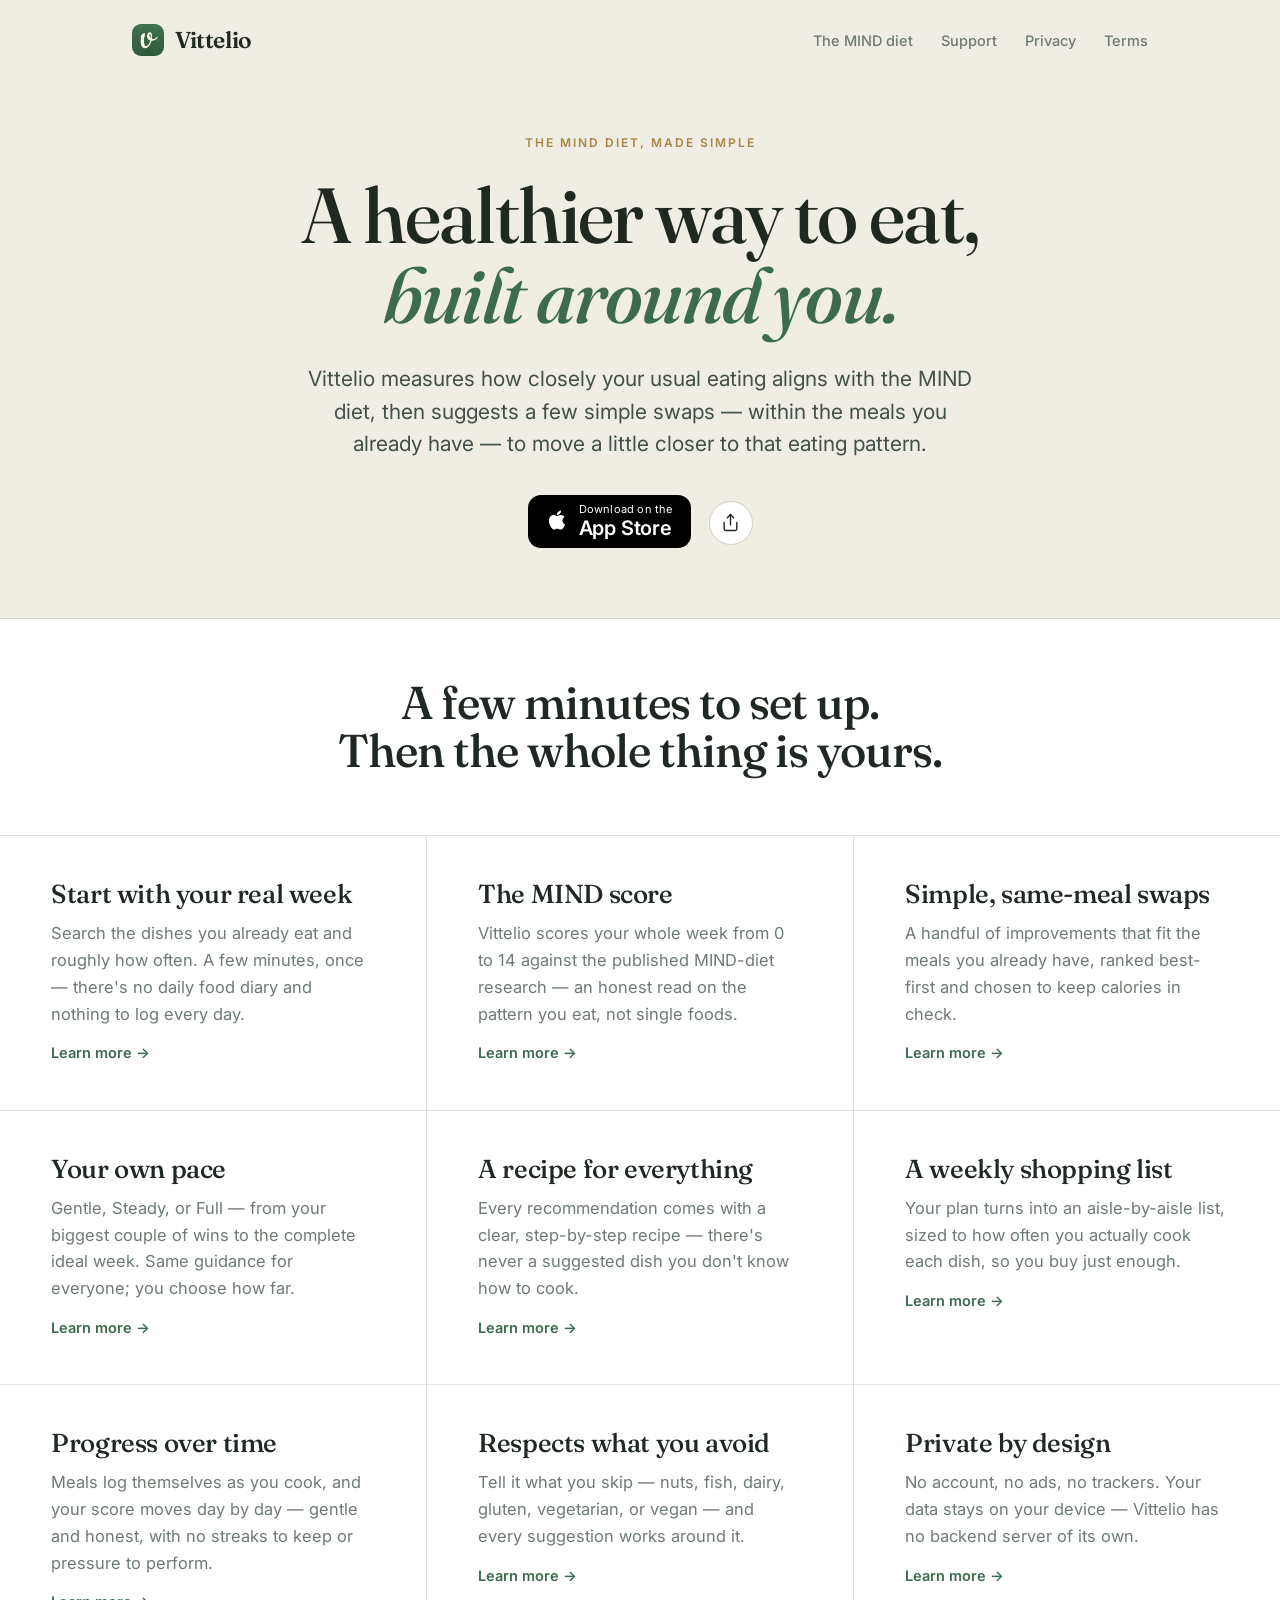
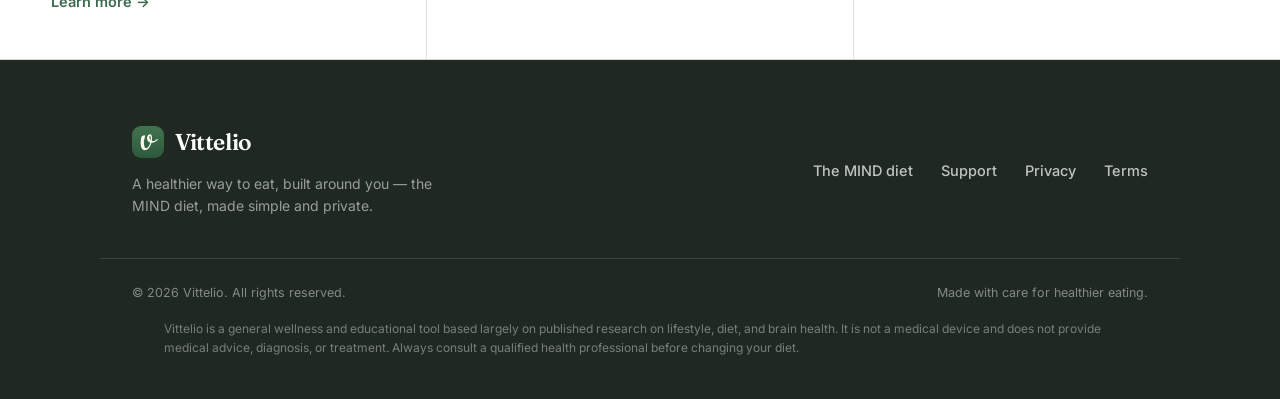
<file: index.html>
<!DOCTYPE html>
<html lang="en">
<head>
  <meta charset="UTF-8" />
  <meta name="viewport" content="width=device-width, initial-scale=1.0, viewport-fit=cover" />
  <meta name="theme-color" content="#F0EDE4" />
  <title>MIND Diet Planner – Vittelio</title>
  <meta name="description" content="Vittelio measures how closely your usual eating aligns with the MIND diet, then suggests a few simple swaps — within the meals you already have — to move a little closer to that eating pattern." />
  <meta property="og:title" content="MIND Diet Planner – Vittelio" />
  <meta property="og:description" content="See how your week aligns with the MIND diet and get a few simple swaps." />
  <meta property="og:type" content="website" />
  <meta property="og:url" content="https://vittelio.app/" />
  <meta property="og:image" content="https://vittelio.app/images/og-card.png" />
  <link rel="canonical" href="https://vittelio.app/" />
  <link rel="icon" href="favicon.ico" sizes="any" />
  <link rel="icon" type="image/png" sizes="32x32" href="favicon-32.png" />
  <link rel="icon" type="image/png" sizes="16x16" href="favicon-16.png" />
  <link rel="apple-touch-icon" href="favicon-180.png" />
  <link rel="preconnect" href="https://fonts.googleapis.com" />
  <link rel="preconnect" href="https://fonts.gstatic.com" crossorigin />
  <link href="https://fonts.googleapis.com/css2?family=Fraunces:ital,opsz,wght@0,9..144,400;0,9..144,500;0,9..144,600;1,9..144,400;1,9..144,500&family=Inter:wght@400;500;600&display=swap" rel="stylesheet" />
  <link rel="stylesheet" href="styles.css" />
  <script type="application/ld+json">
  {
    "@context": "https://schema.org",
    "@type": "MobileApplication",
    "name": "Vittelio",
    "operatingSystem": "iOS",
    "applicationCategory": "HealthApplication",
    "url": "https://vittelio.app/",
    "installUrl": "https://apps.apple.com/app/id6784842527",
    "description": "Vittelio measures how closely your usual eating aligns with the MIND diet, then suggests a few simple swaps — within the meals you already have — to move a little closer to that eating pattern."
  }
  </script>
</head>
<body>

  <!-- ── Hero — brand bar + centred type, one paper background ───────────── -->
  <header class="lede center">
    <div class="wrap lede-bar">
      <a class="brand" href="index.html"><img src="vittelio-icon.png" alt="" />Vittelio</a>
      <nav class="lede-nav">
        <a href="mind-diet.html">The MIND diet</a>
        <a href="support.html">Support</a>
        <a href="privacy.html">Privacy</a>
        <a href="terms.html">Terms</a>
      </nav>
    </div>
    <div class="wrap lede-body">
      <p class="eyebrow">The MIND diet, made simple</p>
      <h1 class="lede-h">A healthier way to&nbsp;eat,<br /> <em>built around you.</em></h1>
      <p class="lede-p">Vittelio measures how closely your usual eating aligns with the MIND diet, then suggests a few simple swaps — within the meals you already have — to move a little closer to that eating pattern.</p>
      <!-- Real App Store link (Apple ID 6784842527); resolves once the public listing is live. -->
      <a class="appstore-badge" href="https://apps.apple.com/app/id6784842527" aria-label="Download on the App Store">
        <svg viewBox="0 0 384 512" width="22" height="22" fill="currentColor" aria-hidden="true"><path d="M318.7 268.7c-.2-36.7 16.4-64.4 50-84.8-18.8-26.9-47.2-41.7-84.7-44.6-35.5-2.8-74.3 20.7-88.5 20.7-15 0-49.4-19.7-76.4-19.7C63.3 141.2 4 184.8 4 273.5q0 39.3 14.4 81.2c12.8 36.7 59 126.7 107.2 125.2 25.2-.6 43-17.9 75.8-17.9 31.8 0 48.3 17.9 76.4 17.9 48.6-.7 90.4-82.5 102.6-119.3-65.2-30.7-61.7-90-61.7-91.9zm-56.6-164.2c27.3-32.4 24.8-61.9 24-72.5-24.1 1.4-52 16.4-67.9 34.9-17.5 19.8-27.8 44.3-25.6 71.9 26.1 2 49.9-11.4 69.5-34.3z"/></svg>
        <span class="appstore-badge-txt"><small>Download on the</small><strong>App Store</strong></span>
      </a>
      <div class="share-wrap">
        <button class="share-btn" type="button" aria-label="Share this page" aria-expanded="false">
          <svg viewBox="0 0 24 24" width="19" height="19" fill="none" stroke="currentColor" stroke-width="1.8" stroke-linecap="round" stroke-linejoin="round" aria-hidden="true"><path d="M4 12v8a2 2 0 0 0 2 2h12a2 2 0 0 0 2-2v-8"/><polyline points="16 6 12 2 8 6"/><line x1="12" y1="2" x2="12" y2="15"/></svg>
        </button>
        <div class="share-pop" hidden>
          <p class="share-pop-title">Share on</p>
          <a class="share-pop-link" data-net="facebook" target="_blank" rel="noopener">Facebook</a>
          <a class="share-pop-link" data-net="threads" target="_blank" rel="noopener">Threads</a>
          <a class="share-pop-link" data-net="bluesky" target="_blank" rel="noopener">Bluesky</a>
          <button class="share-pop-link share-copy" type="button">Copy link</button>
        </div>
      </div>
    </div>
  </header>

  <!-- ── How it works + What's inside — one full-bleed hairline grid ───────── -->
  <section class="tiles" id="how">
    <a id="features" class="anchor" aria-hidden="true"></a>
    <div class="wrap tiles-head">
      <h2 class="band-h">A few minutes to set up.<br />Then the whole thing is yours.</h2>
    </div>

    <div class="grid-full">
      <a class="cell" href="mind-diet-assessment.html">
        <h3>Start with your real week</h3>
        <p>Search the dishes you already eat and roughly how often. A few minutes, once — there's no daily food diary and nothing to log every day.</p>
        <span class="cell-more">Learn more&nbsp;&rarr;</span>
      </a>
      <a class="cell" href="mind-diet-score.html">
        <h3>The MIND score</h3>
        <p>Vittelio scores your whole week from 0 to 14 against the published MIND-diet research — an honest read on the pattern you eat, not single foods.</p>
        <span class="cell-more">Learn more&nbsp;&rarr;</span>
      </a>
      <a class="cell" href="mind-diet-food-swaps.html">
        <h3>Simple, same-meal swaps</h3>
        <p>A handful of improvements that fit the meals you already have, ranked best-first and chosen to keep calories in check.</p>
        <span class="cell-more">Learn more&nbsp;&rarr;</span>
      </a>
      <a class="cell" href="mind-diet-plan.html">
        <h3>Your own pace</h3>
        <p>Gentle, Steady, or Full — from your biggest couple of wins to the complete ideal week. Same guidance for everyone; you choose how far.</p>
        <span class="cell-more">Learn more&nbsp;&rarr;</span>
      </a>
      <a class="cell" href="mind-diet-recipes.html">
        <h3>A recipe for everything</h3>
        <p>Every recommendation comes with a clear, step-by-step recipe — there's never a suggested dish you don't know how to cook.</p>
        <span class="cell-more">Learn more&nbsp;&rarr;</span>
      </a>
      <a class="cell" href="mind-diet-shopping-list.html">
        <h3>A weekly shopping list</h3>
        <p>Your plan turns into an aisle-by-aisle list, sized to how often you actually cook each dish, so you buy just enough.</p>
        <span class="cell-more">Learn more&nbsp;&rarr;</span>
      </a>
      <a class="cell" href="mind-diet-tracker.html">
        <h3>Progress over time</h3>
        <p>Meals log themselves as you cook, and your score moves day by day — gentle and honest, with no streaks to keep or pressure to perform.</p>
        <span class="cell-more">Learn more&nbsp;&rarr;</span>
      </a>
      <a class="cell" href="mind-diet-restrictions.html">
        <h3>Respects what you avoid</h3>
        <p>Tell it what you skip — nuts, fish, dairy, gluten, vegetarian, or vegan — and every suggestion works around it.</p>
        <span class="cell-more">Learn more&nbsp;&rarr;</span>
      </a>
      <a class="cell" href="private-diet-app.html">
        <h3>Private by design</h3>
        <p>No account, no ads, no trackers. Your data stays on your device — Vittelio has no backend server of its own.</p>
        <span class="cell-more">Learn more&nbsp;&rarr;</span>
      </a>
    </div>
  </section>

  <!-- ── Footer ──────────────────────────────────────────────────────────── -->
  <footer class="footer">
    <div class="footer-inner">
      <div>
        <a class="brand" href="index.html"><img src="vittelio-icon.png" alt="" />Vittelio</a>
        <p class="tagline">A healthier way to eat, built around you — the MIND diet, made simple and private.</p>
      </div>
      <nav class="footer-links">
        <a href="mind-diet.html">The MIND diet</a>
        <a href="support.html">Support</a>
        <a href="privacy.html">Privacy</a>
        <a href="terms.html">Terms</a>
      </nav>
    </div>
    <div class="footer-base">
      <small>&copy; 2026 Vittelio. All rights reserved.</small>
      <small>Made with care for healthier eating.</small>
    </div>
    <div class="wrap">
      <p class="footer-disclaimer">Vittelio is a general wellness and educational tool based largely on published research on lifestyle, diet, and brain health. It is not a medical device and does not provide medical advice, diagnosis, or treatment. Always consult a qualified health professional before changing your diet.</p>
    </div>
  </footer>

  <!-- iPhone Safari tints its top AND bottom bar regions from body's background-color
       (one color for both — html background / theme-color / content behind the bars are
       all ignored). Paper is right everywhere except over the dark footer, so swap to
       ink while the footer is on screen; body's visible pixels come from its
       background-IMAGE, so the page itself never changes. -->
  <script>
    (function () {
      var footer = document.querySelector('.footer');
      if (!footer || !('IntersectionObserver' in window)) return;
      new IntersectionObserver(function (entries) {
        document.body.style.backgroundColor = entries[0].isIntersecting ? '#1F2922' : '';
      }).observe(footer);
    })();
  </script>

  <script>
    (function () {
      var wrap = document.querySelector('.share-wrap');
      if (!wrap) return;
      var btn = wrap.querySelector('.share-btn');
      var pop = wrap.querySelector('.share-pop');
      var url = encodeURIComponent(location.href);
      var text = encodeURIComponent(document.title);
      wrap.querySelector('[data-net="facebook"]').href = 'https://www.facebook.com/sharer/sharer.php?u=' + url;
      wrap.querySelector('[data-net="threads"]').href = 'https://www.threads.net/intent/post?text=' + text + '%20' + url;
      wrap.querySelector('[data-net="bluesky"]').href = 'https://bsky.app/intent/compose?text=' + text + '%20' + url;
      var close = function () { pop.hidden = true; btn.setAttribute('aria-expanded', 'false'); };
      btn.addEventListener('click', function (e) {
        e.stopPropagation();
        var opening = pop.hidden;
        pop.hidden = !opening;
        btn.setAttribute('aria-expanded', String(opening));
      });
      document.addEventListener('click', function (e) {
        if (!pop.hidden && !wrap.contains(e.target)) close();
      });
      var copy = wrap.querySelector('.share-copy');
      copy.addEventListener('click', function () {
        var done = function () {
          copy.textContent = 'Link copied';
          setTimeout(function () { copy.textContent = 'Copy link'; close(); }, 1200);
        };
        if (navigator.clipboard && navigator.clipboard.writeText) {
          navigator.clipboard.writeText(location.href).then(done);
        } else {
          var ta = document.createElement('textarea');
          ta.value = location.href;
          document.body.appendChild(ta);
          ta.select();
          document.execCommand('copy');
          document.body.removeChild(ta);
          done();
        }
      });
    })();
  </script>

  <!-- Statcounter (cookieless: sc_client_storage disabled; no noscript fallback) -->
  <script type="text/javascript">
  var sc_project=13337605;
  var sc_invisible=1;
  var sc_security="8f7153ad";
  var sc_client_storage="disabled";
  </script>
  <script type="text/javascript" src="https://www.statcounter.com/counter/counter.js" async></script>
  <!-- End of Statcounter Code -->

</body>
</html>
</file>
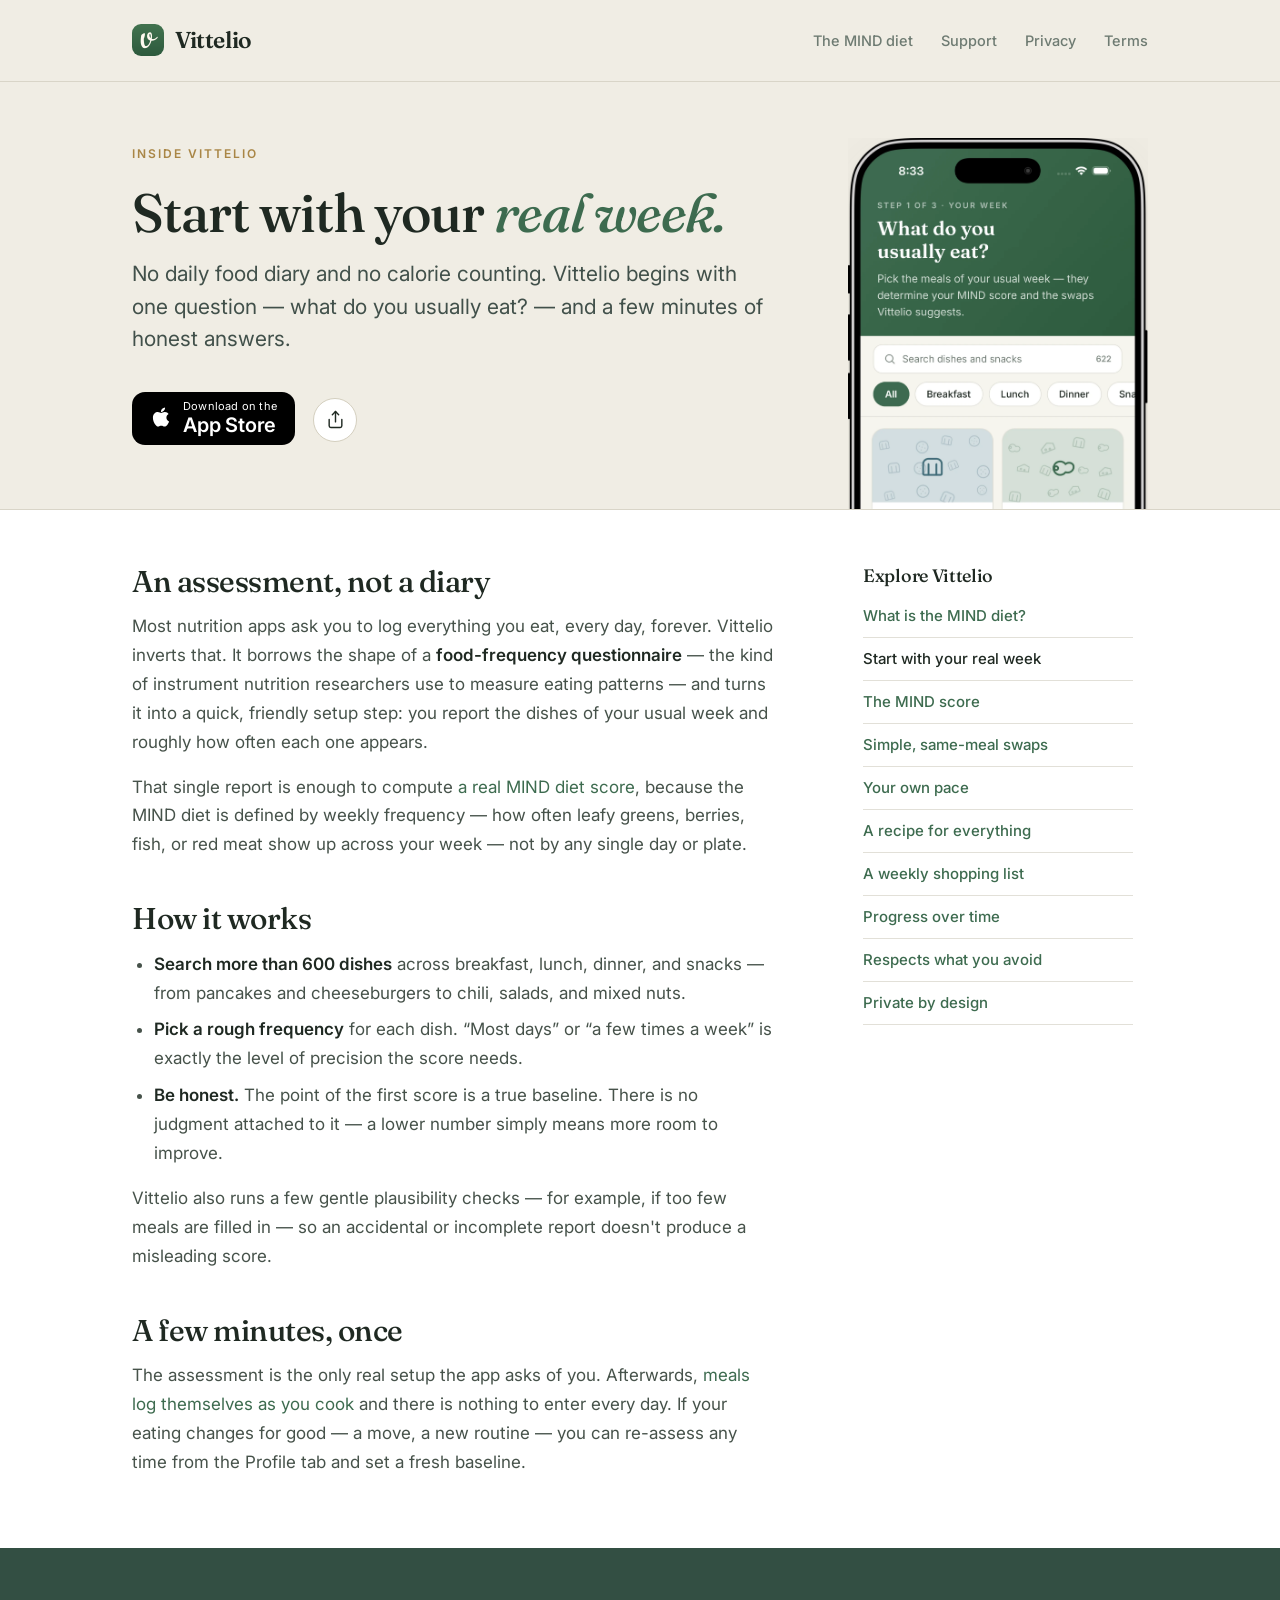
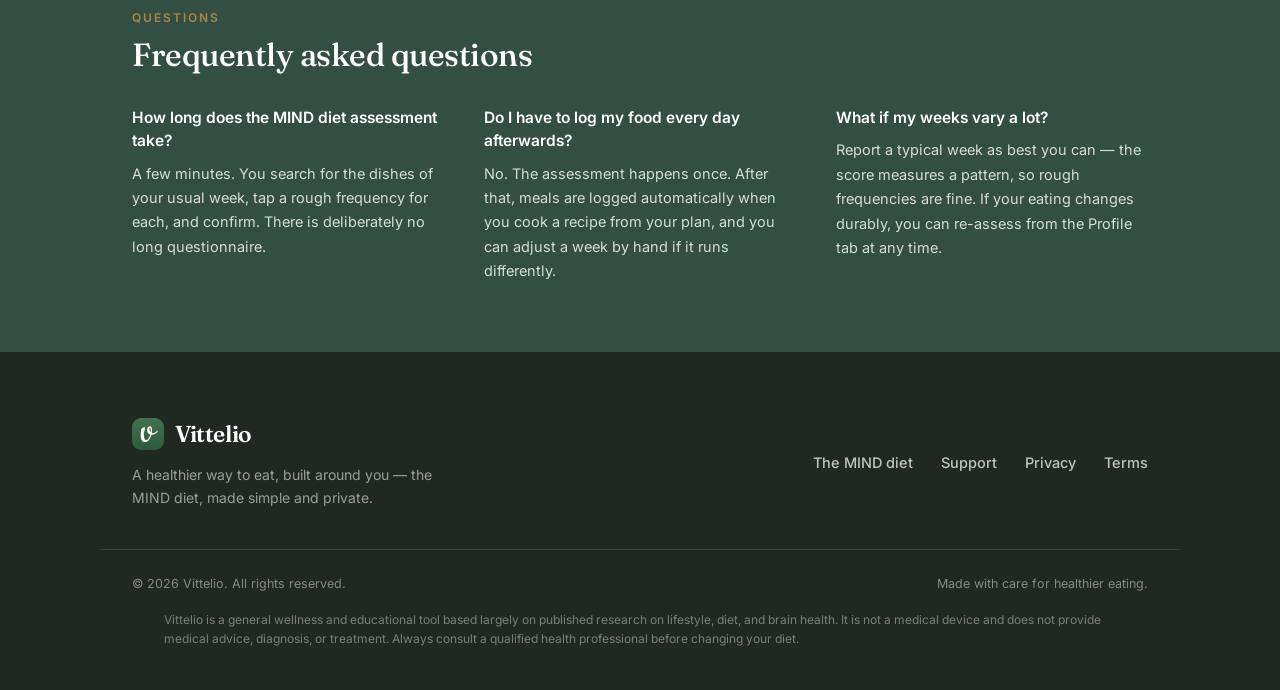
<file: mind-diet-assessment.html>
<!DOCTYPE html>
<html lang="en">
<head>
  <meta charset="UTF-8" />
  <meta name="viewport" content="width=device-width, initial-scale=1.0, viewport-fit=cover" />
  <meta name="theme-color" content="#F0EDE4" />
  <title>MIND Diet Assessment – Score the Week You Already Eat | Vittelio</title>
  <meta name="description" content="Vittelio starts with a few-minute assessment of your usual week — no daily food diary. Report the dishes you already eat and get a real MIND diet score from 0 to 14." />
  <link rel="canonical" href="https://vittelio.app/mind-diet-assessment.html" />
  <meta property="og:title" content="MIND Diet Assessment – Score the Week You Already Eat" />
  <meta property="og:description" content="A few minutes, once. Report your usual meals and get a real MIND diet score — no daily logging." />
  <meta property="og:type" content="article" />
  <meta property="og:url" content="https://vittelio.app/mind-diet-assessment.html" />
  <meta property="og:image" content="https://vittelio.app/images/og-card.png" />
  <link rel="icon" href="favicon.ico" sizes="any" />
  <link rel="icon" type="image/png" sizes="32x32" href="favicon-32.png" />
  <link rel="icon" type="image/png" sizes="16x16" href="favicon-16.png" />
  <link rel="apple-touch-icon" href="favicon-180.png" />
  <link rel="preconnect" href="https://fonts.googleapis.com" />
  <link rel="preconnect" href="https://fonts.gstatic.com" crossorigin />
  <link href="https://fonts.googleapis.com/css2?family=Fraunces:ital,opsz,wght@0,9..144,400;0,9..144,500;0,9..144,600;1,9..144,400;1,9..144,500&family=Inter:wght@400;500;600&display=swap" rel="stylesheet" />
  <link rel="stylesheet" href="styles.css" />
  <script type="application/ld+json">
  {
    "@context": "https://schema.org",
    "@type": "FAQPage",
    "mainEntity": [
      {
        "@type": "Question",
        "name": "How long does the MIND diet assessment take?",
        "acceptedAnswer": {
          "@type": "Answer",
          "text": "A few minutes. You search for the dishes of your usual week, tap a rough frequency for each, and confirm. There is deliberately no long questionnaire."
        }
      },
      {
        "@type": "Question",
        "name": "Do I have to log my food every day afterwards?",
        "acceptedAnswer": {
          "@type": "Answer",
          "text": "No. The assessment happens once. After that, meals are logged automatically when you cook a recipe from your plan, and you can adjust a week by hand if it runs differently."
        }
      },
      {
        "@type": "Question",
        "name": "What if my weeks vary a lot?",
        "acceptedAnswer": {
          "@type": "Answer",
          "text": "Report a typical week as best you can — the score measures a pattern, so rough frequencies are fine. If your eating changes durably, you can re-assess from the Profile tab at any time."
        }
      }
    ]
  }
  </script>
</head>
<body>

  <div class="topbar">
    <div class="topbar-inner">
      <a class="brand" href="index.html"><img src="vittelio-icon.png" alt="" />Vittelio</a>
      <nav class="lede-nav">
        <a href="mind-diet.html">The MIND diet</a>
        <a href="support.html">Support</a>
        <a href="privacy.html">Privacy</a>
        <a href="terms.html">Terms</a>
      </nav>
    </div>
  </div>

  <header class="lede lede-doc lede-feature hero-tall hero-shot">
    <div class="wrap lede-body">
      <div class="feature-hero-text">
        <p class="eyebrow">Inside Vittelio</p>
        <h1 class="lede-h">Start with your <em>real week.</em></h1>
        <p class="lede-p">No daily food diary and no calorie counting. Vittelio begins with one question — what do you usually eat? — and a few minutes of honest answers.</p>
        <a class="appstore-badge" href="https://apps.apple.com/app/id6784842527" aria-label="Download on the App Store">
      <svg viewBox="0 0 384 512" width="22" height="22" fill="currentColor" aria-hidden="true"><path d="M318.7 268.7c-.2-36.7 16.4-64.4 50-84.8-18.8-26.9-47.2-41.7-84.7-44.6-35.5-2.8-74.3 20.7-88.5 20.7-15 0-49.4-19.7-76.4-19.7C63.3 141.2 4 184.8 4 273.5q0 39.3 14.4 81.2c12.8 36.7 59 126.7 107.2 125.2 25.2-.6 43-17.9 75.8-17.9 31.8 0 48.3 17.9 76.4 17.9 48.6-.7 90.4-82.5 102.6-119.3-65.2-30.7-61.7-90-61.7-91.9zm-56.6-164.2c27.3-32.4 24.8-61.9 24-72.5-24.1 1.4-52 16.4-67.9 34.9-17.5 19.8-27.8 44.3-25.6 71.9 26.1 2 49.9-11.4 69.5-34.3z"/></svg>
      <span class="appstore-badge-txt"><small>Download on the</small><strong>App Store</strong></span>
    </a>
        <div class="share-wrap">
        <button class="share-btn" type="button" aria-label="Share this page" aria-expanded="false">
          <svg viewBox="0 0 24 24" width="19" height="19" fill="none" stroke="currentColor" stroke-width="1.8" stroke-linecap="round" stroke-linejoin="round" aria-hidden="true"><path d="M4 12v8a2 2 0 0 0 2 2h12a2 2 0 0 0 2-2v-8"/><polyline points="16 6 12 2 8 6"/><line x1="12" y1="2" x2="12" y2="15"/></svg>
        </button>
        <div class="share-pop" hidden>
          <p class="share-pop-title">Share on</p>
          <a class="share-pop-link" data-net="facebook" target="_blank" rel="noopener">Facebook</a>
          <a class="share-pop-link" data-net="threads" target="_blank" rel="noopener">Threads</a>
          <a class="share-pop-link" data-net="bluesky" target="_blank" rel="noopener">Bluesky</a>
          <button class="share-pop-link share-copy" type="button">Copy link</button>
        </div>
        </div>
      </div>
      <figure class="hero-phone">
        <img src="images/mind-diet-assessment-phone.webp" width="1319" height="2721" alt="Vittelio's assessment screen asking “What do you usually eat?”, with a search field over more than 600 dishes and tabs for breakfast, lunch, dinner, and snacks" fetchpriority="high" />
      </figure>
    </div>
  </header>

  <main class="feature-wrap">
    <article class="article">
      <h2>An assessment, not a diary</h2>
      <p>Most nutrition apps ask you to log everything you eat, every day, forever. Vittelio inverts that. It borrows the shape of a <strong>food-frequency questionnaire</strong> — the kind of instrument nutrition researchers use to measure eating patterns — and turns it into a quick, friendly setup step: you report the dishes of your usual week and roughly how often each one appears.</p>
      <p>That single report is enough to compute <a href="mind-diet-score.html">a real MIND diet score</a>, because the MIND diet is defined by weekly frequency — how often leafy greens, berries, fish, or red meat show up across your week — not by any single day or plate.</p>

      <h2>How it works</h2>
      <ul>
        <li><strong>Search more than 600 dishes</strong> across breakfast, lunch, dinner, and snacks — from pancakes and cheeseburgers to chili, salads, and mixed nuts.</li>
        <li><strong>Pick a rough frequency</strong> for each dish. “Most days” or “a few times a week” is exactly the level of precision the score needs.</li>
        <li><strong>Be honest.</strong> The point of the first score is a true baseline. There is no judgment attached to it — a lower number simply means more room to improve.</li>
      </ul>
      <p>Vittelio also runs a few gentle plausibility checks — for example, if too few meals are filled in — so an accidental or incomplete report doesn't produce a misleading score.</p>

      <h2>A few minutes, once</h2>
      <p>The assessment is the only real setup the app asks of you. Afterwards, <a href="mind-diet-tracker.html">meals log themselves as you cook</a> and there is nothing to enter every day. If your eating changes for good — a move, a new routine — you can re-assess any time from the Profile tab and set a fresh baseline.</p>
    </article>

    <aside class="side-col">
      <nav class="side-links">
        <h2>Explore Vittelio</h2>
        <a href="mind-diet.html">What is the MIND diet?</a>
        <span class="current">Start with your real week</span>
        <a href="mind-diet-score.html">The MIND score</a>
        <a href="mind-diet-food-swaps.html">Simple, same-meal swaps</a>
        <a href="mind-diet-plan.html">Your own pace</a>
        <a href="mind-diet-recipes.html">A recipe for everything</a>
        <a href="mind-diet-shopping-list.html">A weekly shopping list</a>
        <a href="mind-diet-tracker.html">Progress over time</a>
        <a href="mind-diet-restrictions.html">Respects what you avoid</a>
        <a href="private-diet-app.html">Private by design</a>
      </nav>
    </aside>
  </main>

  <section class="faq-dark">
    <div class="wrap">
      <p class="eyebrow">Questions</p>
      <h2>Frequently asked questions</h2>
      <div class="faq-cols">
        <div>
          <p class="q">How long does the MIND diet assessment take?</p>
          <p class="a">A few minutes. You search for the dishes of your usual week, tap a rough frequency for each, and confirm. There is deliberately no long questionnaire.</p>
        </div>
        <div>
          <p class="q">Do I have to log my food every day afterwards?</p>
          <p class="a">No. The assessment happens once. After that, meals are logged automatically when you cook a recipe from your plan, and you can adjust a week by hand if it runs differently.</p>
        </div>
        <div>
          <p class="q">What if my weeks vary a lot?</p>
          <p class="a">Report a typical week as best you can — the score measures a pattern, so rough frequencies are fine. If your eating changes durably, you can re-assess from the Profile tab at any time.</p>
        </div>
      </div>
    </div>
  </section>

  <footer class="footer">
    <div class="footer-inner">
      <div>
        <a class="brand" href="index.html"><img src="vittelio-icon.png" alt="" />Vittelio</a>
        <p class="tagline">A healthier way to eat, built around you — the MIND diet, made simple and private.</p>
      </div>
      <nav class="footer-links">
        <a href="mind-diet.html">The MIND diet</a>
        <a href="support.html">Support</a>
        <a href="privacy.html">Privacy</a>
        <a href="terms.html">Terms</a>
      </nav>
    </div>
    <div class="footer-base">
      <small>&copy; 2026 Vittelio. All rights reserved.</small>
      <small>Made with care for healthier eating.</small>
    </div>
    <div class="wrap">
      <p class="footer-disclaimer">Vittelio is a general wellness and educational tool based largely on published research on lifestyle, diet, and brain health. It is not a medical device and does not provide medical advice, diagnosis, or treatment. Always consult a qualified health professional before changing your diet.</p>
    </div>
  </footer>

  <script>
    (function () {
      var footer = document.querySelector('.footer');
      if (!footer || !('IntersectionObserver' in window)) return;
      new IntersectionObserver(function (entries) {
        document.body.style.backgroundColor = entries[0].isIntersecting ? '#1F2922' : '';
      }).observe(footer);
    })();
  </script>

  <script>
    (function () {
      var wrap = document.querySelector('.share-wrap');
      if (!wrap) return;
      var btn = wrap.querySelector('.share-btn');
      var pop = wrap.querySelector('.share-pop');
      var url = encodeURIComponent(location.href);
      var text = encodeURIComponent(document.title);
      wrap.querySelector('[data-net="facebook"]').href = 'https://www.facebook.com/sharer/sharer.php?u=' + url;
      wrap.querySelector('[data-net="threads"]').href = 'https://www.threads.net/intent/post?text=' + text + '%20' + url;
      wrap.querySelector('[data-net="bluesky"]').href = 'https://bsky.app/intent/compose?text=' + text + '%20' + url;
      var close = function () { pop.hidden = true; btn.setAttribute('aria-expanded', 'false'); };
      btn.addEventListener('click', function (e) {
        e.stopPropagation();
        var opening = pop.hidden;
        pop.hidden = !opening;
        btn.setAttribute('aria-expanded', String(opening));
      });
      document.addEventListener('click', function (e) {
        if (!pop.hidden && !wrap.contains(e.target)) close();
      });
      var copy = wrap.querySelector('.share-copy');
      copy.addEventListener('click', function () {
        var done = function () {
          copy.textContent = 'Link copied';
          setTimeout(function () { copy.textContent = 'Copy link'; close(); }, 1200);
        };
        if (navigator.clipboard && navigator.clipboard.writeText) {
          navigator.clipboard.writeText(location.href).then(done);
        } else {
          var ta = document.createElement('textarea');
          ta.value = location.href;
          document.body.appendChild(ta);
          ta.select();
          document.execCommand('copy');
          document.body.removeChild(ta);
          done();
        }
      });
    })();
  </script>
  <!-- Statcounter (cookieless: sc_client_storage disabled; no noscript fallback) -->
  <script type="text/javascript">
  var sc_project=13337605;
  var sc_invisible=1;
  var sc_security="8f7153ad";
  var sc_client_storage="disabled";
  </script>
  <script type="text/javascript" src="https://www.statcounter.com/counter/counter.js" async></script>
  <!-- End of Statcounter Code -->

</body>
</html>
</file>
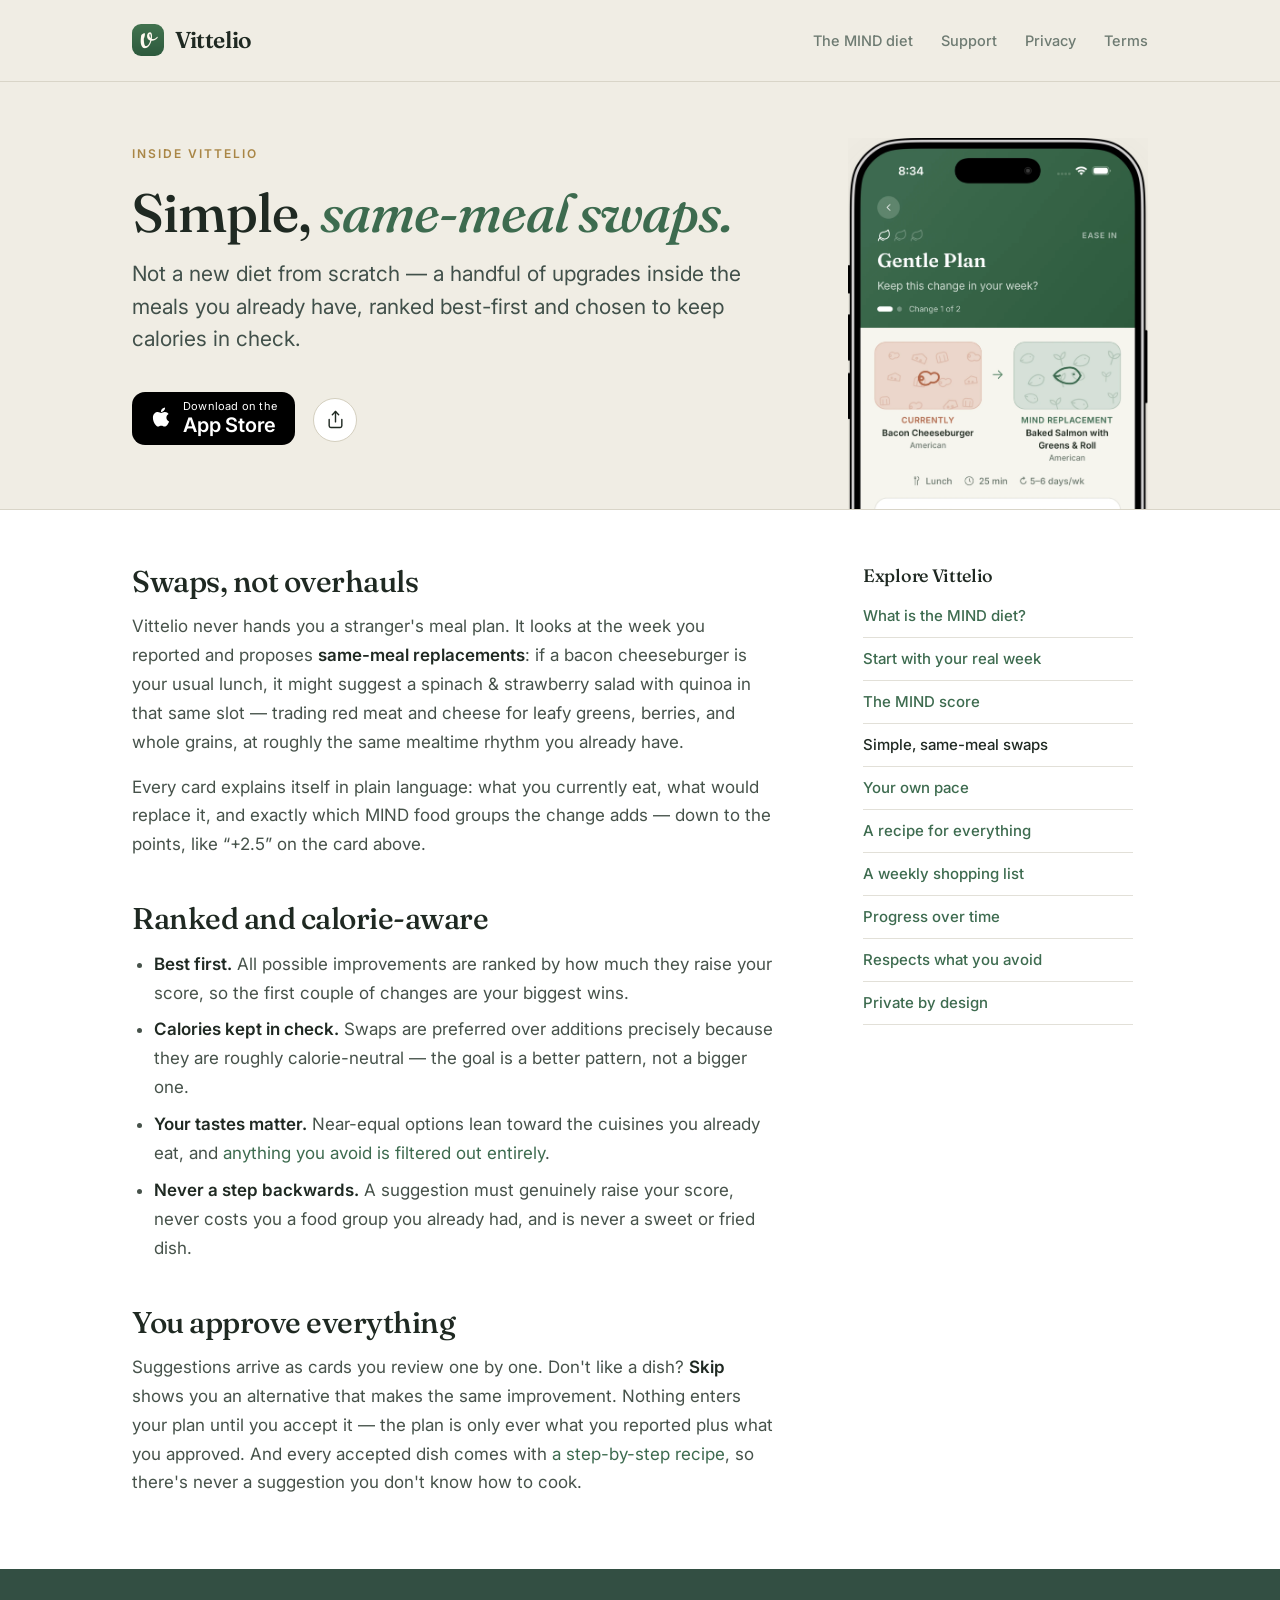
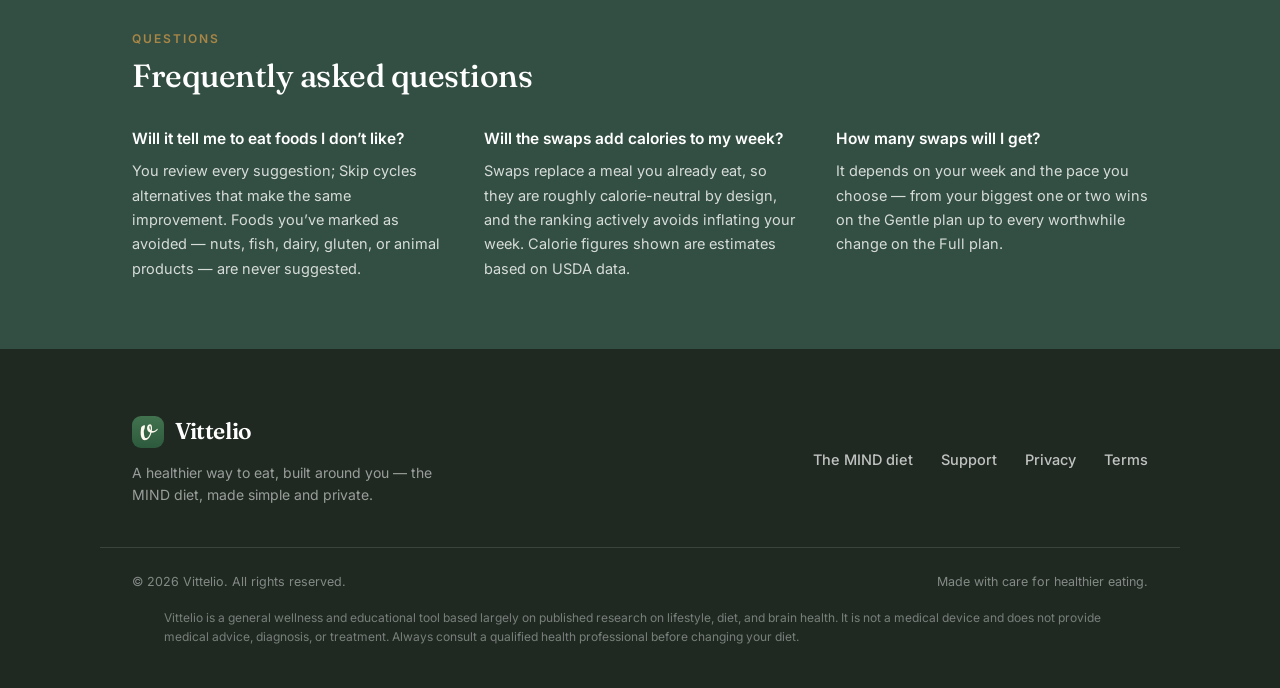
<file: mind-diet-food-swaps.html>
<!DOCTYPE html>
<html lang="en">
<head>
  <meta charset="UTF-8" />
  <meta name="viewport" content="width=device-width, initial-scale=1.0, viewport-fit=cover" />
  <meta name="theme-color" content="#F0EDE4" />
  <title>MIND Diet Food Swaps – Upgrade Meals You Already Eat | Vittelio</title>
  <meta name="description" content="Vittelio suggests a handful of same-meal swaps — like trading a lunch burger for a spinach and strawberry salad — ranked best-first and chosen to keep calories in check." />
  <link rel="canonical" href="https://vittelio.app/mind-diet-food-swaps.html" />
  <meta property="og:title" content="MIND Diet Food Swaps – Upgrade Meals You Already Eat" />
  <meta property="og:description" content="A handful of same-meal swaps, ranked best-first, each explained — and you approve every one." />
  <meta property="og:type" content="article" />
  <meta property="og:url" content="https://vittelio.app/mind-diet-food-swaps.html" />
  <meta property="og:image" content="https://vittelio.app/images/og-card.png" />
  <link rel="icon" href="favicon.ico" sizes="any" />
  <link rel="icon" type="image/png" sizes="32x32" href="favicon-32.png" />
  <link rel="icon" type="image/png" sizes="16x16" href="favicon-16.png" />
  <link rel="apple-touch-icon" href="favicon-180.png" />
  <link rel="preconnect" href="https://fonts.googleapis.com" />
  <link rel="preconnect" href="https://fonts.gstatic.com" crossorigin />
  <link href="https://fonts.googleapis.com/css2?family=Fraunces:ital,opsz,wght@0,9..144,400;0,9..144,500;0,9..144,600;1,9..144,400;1,9..144,500&family=Inter:wght@400;500;600&display=swap" rel="stylesheet" />
  <link rel="stylesheet" href="styles.css" />
  <script type="application/ld+json">
  {
    "@context": "https://schema.org",
    "@type": "FAQPage",
    "mainEntity": [
      {
        "@type": "Question",
        "name": "Will it tell me to eat foods I don’t like?",
        "acceptedAnswer": {
          "@type": "Answer",
          "text": "You review every suggestion; Skip cycles alternatives that make the same improvement. Foods you’ve marked as avoided — nuts, fish, dairy, gluten, or animal products — are never suggested."
        }
      },
      {
        "@type": "Question",
        "name": "Will the swaps add calories to my week?",
        "acceptedAnswer": {
          "@type": "Answer",
          "text": "Swaps replace a meal you already eat, so they are roughly calorie-neutral by design, and the ranking actively avoids inflating your week. Calorie figures shown are estimates based on USDA data."
        }
      },
      {
        "@type": "Question",
        "name": "How many swaps will I get?",
        "acceptedAnswer": {
          "@type": "Answer",
          "text": "It depends on your week and the pace you choose — from your biggest one or two wins on the Gentle plan up to every worthwhile change on the Full plan."
        }
      }
    ]
  }
  </script>
</head>
<body>

  <div class="topbar">
    <div class="topbar-inner">
      <a class="brand" href="index.html"><img src="vittelio-icon.png" alt="" />Vittelio</a>
      <nav class="lede-nav">
        <a href="mind-diet.html">The MIND diet</a>
        <a href="support.html">Support</a>
        <a href="privacy.html">Privacy</a>
        <a href="terms.html">Terms</a>
      </nav>
    </div>
  </div>

  <header class="lede lede-doc lede-feature hero-tall hero-shot">
    <div class="wrap lede-body">
      <div class="feature-hero-text">
        <p class="eyebrow">Inside Vittelio</p>
        <h1 class="lede-h">Simple, <em>same-meal swaps.</em></h1>
        <p class="lede-p">Not a new diet from scratch — a handful of upgrades inside the meals you already have, ranked best-first and chosen to keep calories in check.</p>
        <a class="appstore-badge" href="https://apps.apple.com/app/id6784842527" aria-label="Download on the App Store">
      <svg viewBox="0 0 384 512" width="22" height="22" fill="currentColor" aria-hidden="true"><path d="M318.7 268.7c-.2-36.7 16.4-64.4 50-84.8-18.8-26.9-47.2-41.7-84.7-44.6-35.5-2.8-74.3 20.7-88.5 20.7-15 0-49.4-19.7-76.4-19.7C63.3 141.2 4 184.8 4 273.5q0 39.3 14.4 81.2c12.8 36.7 59 126.7 107.2 125.2 25.2-.6 43-17.9 75.8-17.9 31.8 0 48.3 17.9 76.4 17.9 48.6-.7 90.4-82.5 102.6-119.3-65.2-30.7-61.7-90-61.7-91.9zm-56.6-164.2c27.3-32.4 24.8-61.9 24-72.5-24.1 1.4-52 16.4-67.9 34.9-17.5 19.8-27.8 44.3-25.6 71.9 26.1 2 49.9-11.4 69.5-34.3z"/></svg>
      <span class="appstore-badge-txt"><small>Download on the</small><strong>App Store</strong></span>
    </a>
        <div class="share-wrap">
        <button class="share-btn" type="button" aria-label="Share this page" aria-expanded="false">
          <svg viewBox="0 0 24 24" width="19" height="19" fill="none" stroke="currentColor" stroke-width="1.8" stroke-linecap="round" stroke-linejoin="round" aria-hidden="true"><path d="M4 12v8a2 2 0 0 0 2 2h12a2 2 0 0 0 2-2v-8"/><polyline points="16 6 12 2 8 6"/><line x1="12" y1="2" x2="12" y2="15"/></svg>
        </button>
        <div class="share-pop" hidden>
          <p class="share-pop-title">Share on</p>
          <a class="share-pop-link" data-net="facebook" target="_blank" rel="noopener">Facebook</a>
          <a class="share-pop-link" data-net="threads" target="_blank" rel="noopener">Threads</a>
          <a class="share-pop-link" data-net="bluesky" target="_blank" rel="noopener">Bluesky</a>
          <button class="share-pop-link share-copy" type="button">Copy link</button>
        </div>
        </div>
      </div>
      <figure class="hero-phone">
        <img src="images/mind-diet-food-swaps-phone.webp" width="1319" height="2721" alt="A Vittelio replacement card proposing to swap a bacon cheeseburger lunch for baked salmon with greens and roll, explaining that it adds 2.5 points from fish, leafy greens, and whole grains" fetchpriority="high" />
      </figure>
    </div>
  </header>

  <main class="feature-wrap">
    <article class="article">
      <h2>Swaps, not overhauls</h2>
      <p>Vittelio never hands you a stranger's meal plan. It looks at the week you reported and proposes <strong>same-meal replacements</strong>: if a bacon cheeseburger is your usual lunch, it might suggest a spinach &amp; strawberry salad with quinoa in that same slot — trading red meat and cheese for leafy greens, berries, and whole grains, at roughly the same mealtime rhythm you already have.</p>
      <p>Every card explains itself in plain language: what you currently eat, what would replace it, and exactly which MIND food groups the change adds — down to the points, like “+2.5” on the card above.</p>

      <h2>Ranked and calorie-aware</h2>
      <ul>
        <li><strong>Best first.</strong> All possible improvements are ranked by how much they raise your score, so the first couple of changes are your biggest wins.</li>
        <li><strong>Calories kept in check.</strong> Swaps are preferred over additions precisely because they are roughly calorie-neutral — the goal is a better pattern, not a bigger one.</li>
        <li><strong>Your tastes matter.</strong> Near-equal options lean toward the cuisines you already eat, and <a href="mind-diet-restrictions.html">anything you avoid is filtered out entirely</a>.</li>
        <li><strong>Never a step backwards.</strong> A suggestion must genuinely raise your score, never costs you a food group you already had, and is never a sweet or fried dish.</li>
      </ul>

      <h2>You approve everything</h2>
      <p>Suggestions arrive as cards you review one by one. Don't like a dish? <strong>Skip</strong> shows you an alternative that makes the same improvement. Nothing enters your plan until you accept it — the plan is only ever what you reported plus what you approved. And every accepted dish comes with <a href="mind-diet-recipes.html">a step-by-step recipe</a>, so there's never a suggestion you don't know how to cook.</p>
    </article>

    <aside class="side-col">
      <nav class="side-links">
        <h2>Explore Vittelio</h2>
        <a href="mind-diet.html">What is the MIND diet?</a>
        <a href="mind-diet-assessment.html">Start with your real week</a>
        <a href="mind-diet-score.html">The MIND score</a>
        <span class="current">Simple, same-meal swaps</span>
        <a href="mind-diet-plan.html">Your own pace</a>
        <a href="mind-diet-recipes.html">A recipe for everything</a>
        <a href="mind-diet-shopping-list.html">A weekly shopping list</a>
        <a href="mind-diet-tracker.html">Progress over time</a>
        <a href="mind-diet-restrictions.html">Respects what you avoid</a>
        <a href="private-diet-app.html">Private by design</a>
      </nav>
    </aside>
  </main>

  <section class="faq-dark">
    <div class="wrap">
      <p class="eyebrow">Questions</p>
      <h2>Frequently asked questions</h2>
      <div class="faq-cols">
        <div>
          <p class="q">Will it tell me to eat foods I don’t like?</p>
          <p class="a">You review every suggestion; Skip cycles alternatives that make the same improvement. Foods you’ve marked as avoided — nuts, fish, dairy, gluten, or animal products — are never suggested.</p>
        </div>
        <div>
          <p class="q">Will the swaps add calories to my week?</p>
          <p class="a">Swaps replace a meal you already eat, so they are roughly calorie-neutral by design, and the ranking actively avoids inflating your week. Calorie figures shown are estimates based on USDA data.</p>
        </div>
        <div>
          <p class="q">How many swaps will I get?</p>
          <p class="a">It depends on your week and the pace you choose — from your biggest one or two wins on the Gentle plan up to every worthwhile change on the Full plan.</p>
        </div>
      </div>
    </div>
  </section>

  <footer class="footer">
    <div class="footer-inner">
      <div>
        <a class="brand" href="index.html"><img src="vittelio-icon.png" alt="" />Vittelio</a>
        <p class="tagline">A healthier way to eat, built around you — the MIND diet, made simple and private.</p>
      </div>
      <nav class="footer-links">
        <a href="mind-diet.html">The MIND diet</a>
        <a href="support.html">Support</a>
        <a href="privacy.html">Privacy</a>
        <a href="terms.html">Terms</a>
      </nav>
    </div>
    <div class="footer-base">
      <small>&copy; 2026 Vittelio. All rights reserved.</small>
      <small>Made with care for healthier eating.</small>
    </div>
    <div class="wrap">
      <p class="footer-disclaimer">Vittelio is a general wellness and educational tool based largely on published research on lifestyle, diet, and brain health. It is not a medical device and does not provide medical advice, diagnosis, or treatment. Always consult a qualified health professional before changing your diet.</p>
    </div>
  </footer>

  <script>
    (function () {
      var footer = document.querySelector('.footer');
      if (!footer || !('IntersectionObserver' in window)) return;
      new IntersectionObserver(function (entries) {
        document.body.style.backgroundColor = entries[0].isIntersecting ? '#1F2922' : '';
      }).observe(footer);
    })();
  </script>

  <script>
    (function () {
      var wrap = document.querySelector('.share-wrap');
      if (!wrap) return;
      var btn = wrap.querySelector('.share-btn');
      var pop = wrap.querySelector('.share-pop');
      var url = encodeURIComponent(location.href);
      var text = encodeURIComponent(document.title);
      wrap.querySelector('[data-net="facebook"]').href = 'https://www.facebook.com/sharer/sharer.php?u=' + url;
      wrap.querySelector('[data-net="threads"]').href = 'https://www.threads.net/intent/post?text=' + text + '%20' + url;
      wrap.querySelector('[data-net="bluesky"]').href = 'https://bsky.app/intent/compose?text=' + text + '%20' + url;
      var close = function () { pop.hidden = true; btn.setAttribute('aria-expanded', 'false'); };
      btn.addEventListener('click', function (e) {
        e.stopPropagation();
        var opening = pop.hidden;
        pop.hidden = !opening;
        btn.setAttribute('aria-expanded', String(opening));
      });
      document.addEventListener('click', function (e) {
        if (!pop.hidden && !wrap.contains(e.target)) close();
      });
      var copy = wrap.querySelector('.share-copy');
      copy.addEventListener('click', function () {
        var done = function () {
          copy.textContent = 'Link copied';
          setTimeout(function () { copy.textContent = 'Copy link'; close(); }, 1200);
        };
        if (navigator.clipboard && navigator.clipboard.writeText) {
          navigator.clipboard.writeText(location.href).then(done);
        } else {
          var ta = document.createElement('textarea');
          ta.value = location.href;
          document.body.appendChild(ta);
          ta.select();
          document.execCommand('copy');
          document.body.removeChild(ta);
          done();
        }
      });
    })();
  </script>
  <!-- Statcounter (cookieless: sc_client_storage disabled; no noscript fallback) -->
  <script type="text/javascript">
  var sc_project=13337605;
  var sc_invisible=1;
  var sc_security="8f7153ad";
  var sc_client_storage="disabled";
  </script>
  <script type="text/javascript" src="https://www.statcounter.com/counter/counter.js" async></script>
  <!-- End of Statcounter Code -->

</body>
</html>
</file>
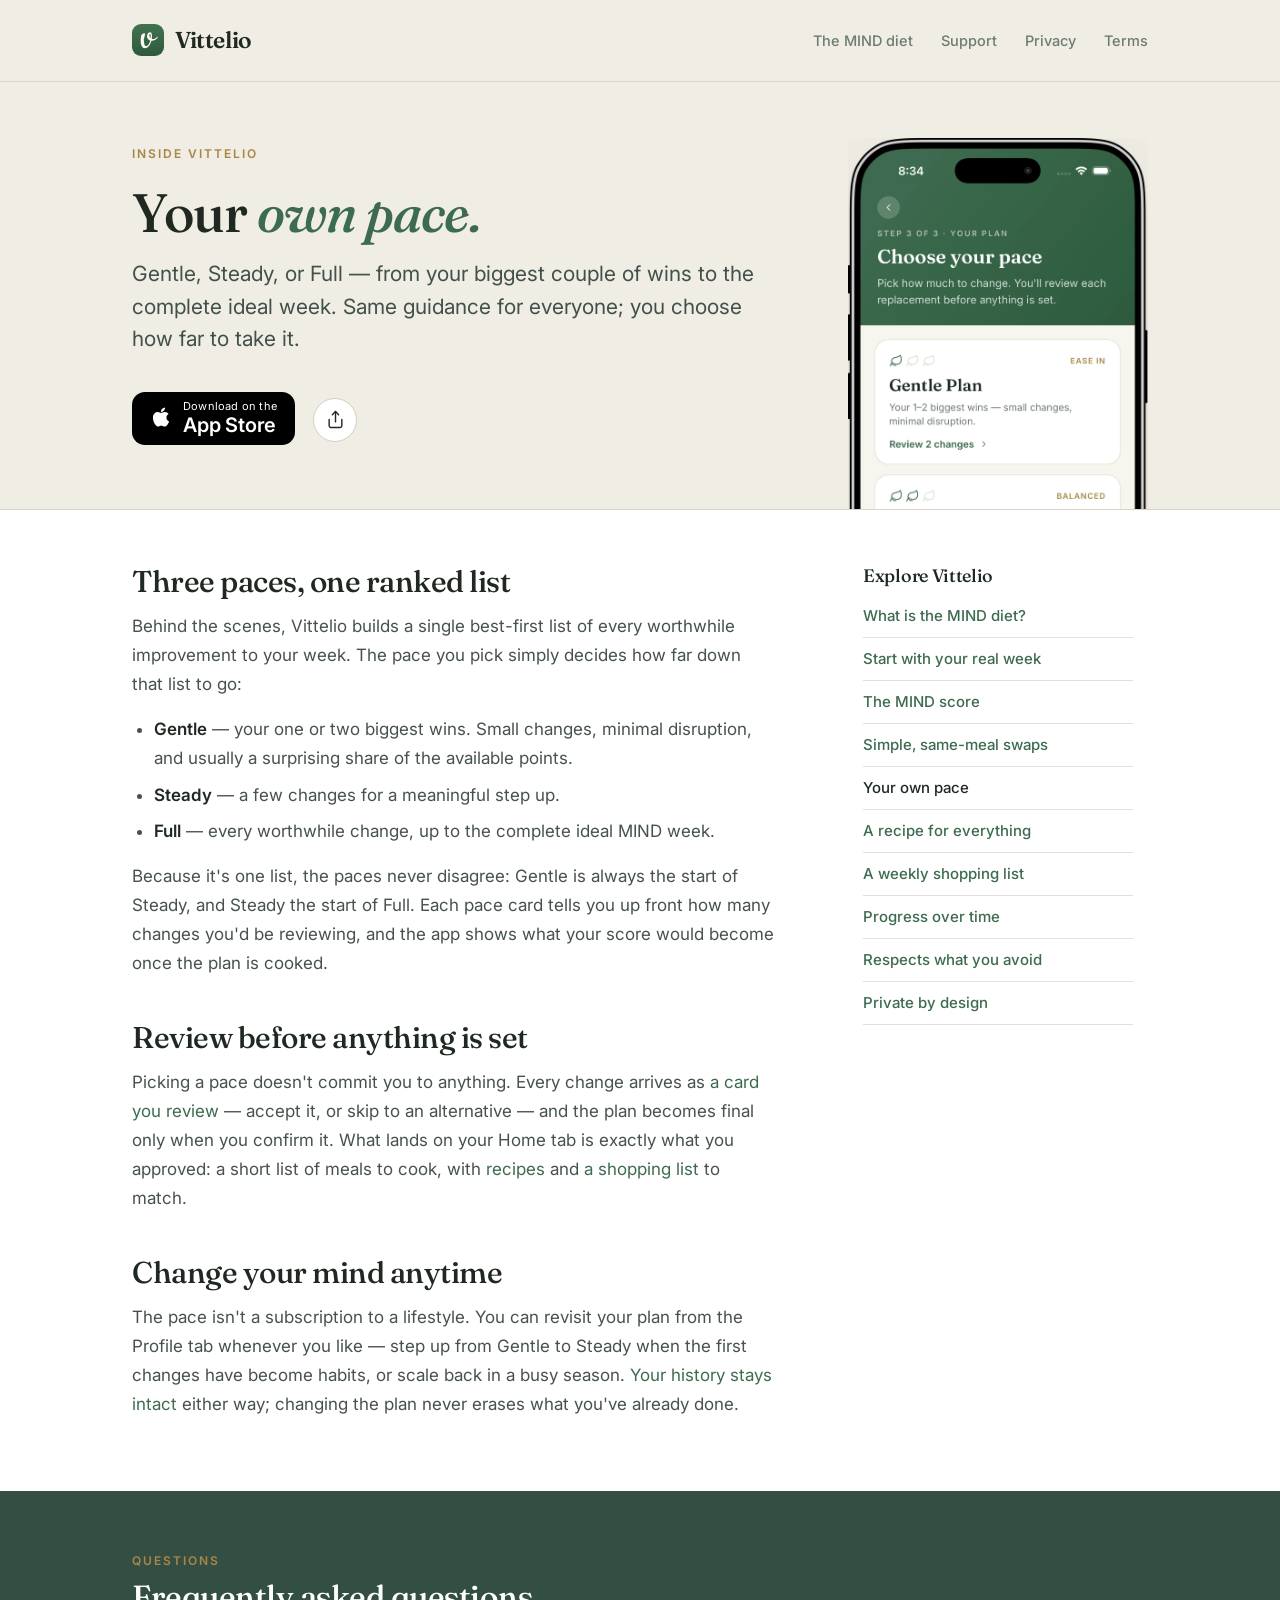
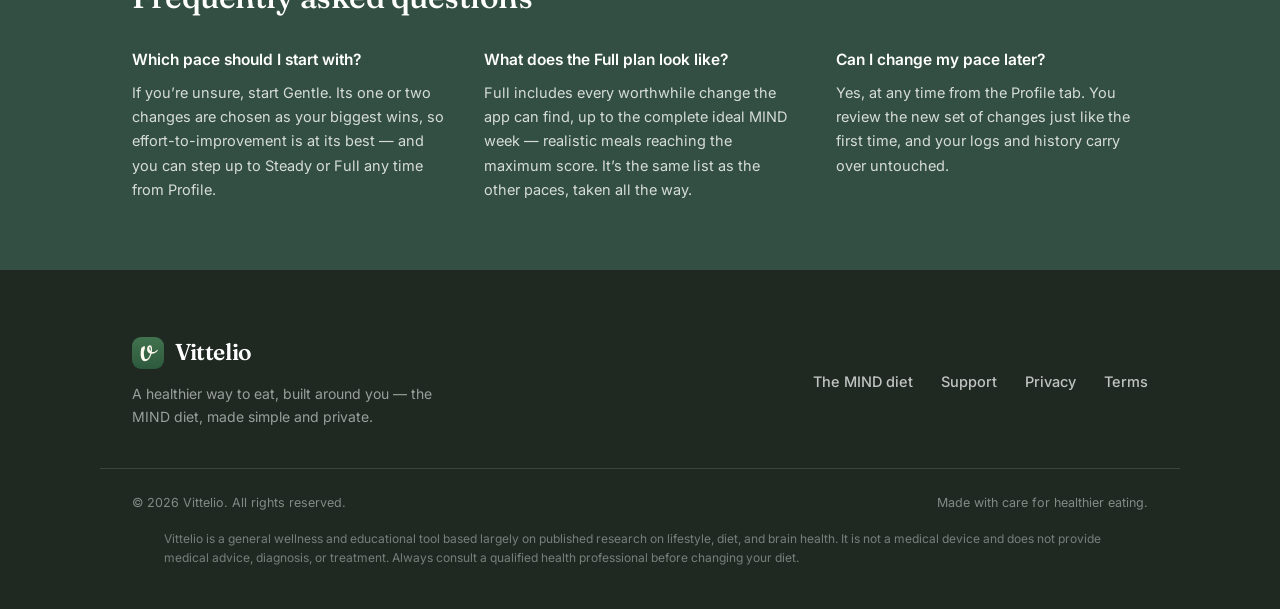
<file: mind-diet-plan.html>
<!DOCTYPE html>
<html lang="en">
<head>
  <meta charset="UTF-8" />
  <meta name="viewport" content="width=device-width, initial-scale=1.0, viewport-fit=cover" />
  <meta name="theme-color" content="#F0EDE4" />
  <title>A MIND Diet Plan at Your Own Pace – Gentle, Steady, or Full | Vittelio</title>
  <meta name="description" content="Choose how much to change: Gentle picks your one or two biggest wins, Steady makes a meaningful step, Full builds the complete ideal MIND week. You review every change first." />
  <link rel="canonical" href="https://vittelio.app/mind-diet-plan.html" />
  <meta property="og:title" content="A MIND Diet Plan at Your Own Pace" />
  <meta property="og:description" content="Gentle, Steady, or Full — from a couple of easy wins to the complete ideal week. You review every change." />
  <meta property="og:type" content="article" />
  <meta property="og:url" content="https://vittelio.app/mind-diet-plan.html" />
  <meta property="og:image" content="https://vittelio.app/images/og-card.png" />
  <link rel="icon" href="favicon.ico" sizes="any" />
  <link rel="icon" type="image/png" sizes="32x32" href="favicon-32.png" />
  <link rel="icon" type="image/png" sizes="16x16" href="favicon-16.png" />
  <link rel="apple-touch-icon" href="favicon-180.png" />
  <link rel="preconnect" href="https://fonts.googleapis.com" />
  <link rel="preconnect" href="https://fonts.gstatic.com" crossorigin />
  <link href="https://fonts.googleapis.com/css2?family=Fraunces:ital,opsz,wght@0,9..144,400;0,9..144,500;0,9..144,600;1,9..144,400;1,9..144,500&family=Inter:wght@400;500;600&display=swap" rel="stylesheet" />
  <link rel="stylesheet" href="styles.css" />
  <script type="application/ld+json">
  {
    "@context": "https://schema.org",
    "@type": "FAQPage",
    "mainEntity": [
      {
        "@type": "Question",
        "name": "Which pace should I start with?",
        "acceptedAnswer": {
          "@type": "Answer",
          "text": "If you’re unsure, start Gentle. Its one or two changes are chosen as your biggest wins, so effort-to-improvement is at its best — and you can step up to Steady or Full any time from Profile."
        }
      },
      {
        "@type": "Question",
        "name": "What does the Full plan look like?",
        "acceptedAnswer": {
          "@type": "Answer",
          "text": "Full includes every worthwhile change the app can find, up to the complete ideal MIND week — realistic meals reaching the maximum score. It’s the same list as the other paces, taken all the way."
        }
      },
      {
        "@type": "Question",
        "name": "Can I change my pace later?",
        "acceptedAnswer": {
          "@type": "Answer",
          "text": "Yes, at any time from the Profile tab. You review the new set of changes just like the first time, and your logs and history carry over untouched."
        }
      }
    ]
  }
  </script>
</head>
<body>

  <div class="topbar">
    <div class="topbar-inner">
      <a class="brand" href="index.html"><img src="vittelio-icon.png" alt="" />Vittelio</a>
      <nav class="lede-nav">
        <a href="mind-diet.html">The MIND diet</a>
        <a href="support.html">Support</a>
        <a href="privacy.html">Privacy</a>
        <a href="terms.html">Terms</a>
      </nav>
    </div>
  </div>

  <header class="lede lede-doc lede-feature hero-tall hero-shot">
    <div class="wrap lede-body">
      <div class="feature-hero-text">
        <p class="eyebrow">Inside Vittelio</p>
        <h1 class="lede-h">Your <em>own pace.</em></h1>
        <p class="lede-p">Gentle, Steady, or Full — from your biggest couple of wins to the complete ideal week. Same guidance for everyone; you choose how far to take it.</p>
        <a class="appstore-badge" href="https://apps.apple.com/app/id6784842527" aria-label="Download on the App Store">
      <svg viewBox="0 0 384 512" width="22" height="22" fill="currentColor" aria-hidden="true"><path d="M318.7 268.7c-.2-36.7 16.4-64.4 50-84.8-18.8-26.9-47.2-41.7-84.7-44.6-35.5-2.8-74.3 20.7-88.5 20.7-15 0-49.4-19.7-76.4-19.7C63.3 141.2 4 184.8 4 273.5q0 39.3 14.4 81.2c12.8 36.7 59 126.7 107.2 125.2 25.2-.6 43-17.9 75.8-17.9 31.8 0 48.3 17.9 76.4 17.9 48.6-.7 90.4-82.5 102.6-119.3-65.2-30.7-61.7-90-61.7-91.9zm-56.6-164.2c27.3-32.4 24.8-61.9 24-72.5-24.1 1.4-52 16.4-67.9 34.9-17.5 19.8-27.8 44.3-25.6 71.9 26.1 2 49.9-11.4 69.5-34.3z"/></svg>
      <span class="appstore-badge-txt"><small>Download on the</small><strong>App Store</strong></span>
    </a>
        <div class="share-wrap">
        <button class="share-btn" type="button" aria-label="Share this page" aria-expanded="false">
          <svg viewBox="0 0 24 24" width="19" height="19" fill="none" stroke="currentColor" stroke-width="1.8" stroke-linecap="round" stroke-linejoin="round" aria-hidden="true"><path d="M4 12v8a2 2 0 0 0 2 2h12a2 2 0 0 0 2-2v-8"/><polyline points="16 6 12 2 8 6"/><line x1="12" y1="2" x2="12" y2="15"/></svg>
        </button>
        <div class="share-pop" hidden>
          <p class="share-pop-title">Share on</p>
          <a class="share-pop-link" data-net="facebook" target="_blank" rel="noopener">Facebook</a>
          <a class="share-pop-link" data-net="threads" target="_blank" rel="noopener">Threads</a>
          <a class="share-pop-link" data-net="bluesky" target="_blank" rel="noopener">Bluesky</a>
          <button class="share-pop-link share-copy" type="button">Copy link</button>
        </div>
        </div>
      </div>
      <figure class="hero-phone">
        <img src="images/mind-diet-plan-phone.webp" width="1319" height="2721" alt="Vittelio's pace screen with three cards — Gentle Plan with 2 changes, Steady Plan with 3, and Full Plan with 5 — each showing how many changes there are to review" fetchpriority="high" />
      </figure>
    </div>
  </header>

  <main class="feature-wrap">
    <article class="article">
      <h2>Three paces, one ranked list</h2>
      <p>Behind the scenes, Vittelio builds a single best-first list of every worthwhile improvement to your week. The pace you pick simply decides how far down that list to go:</p>
      <ul>
        <li><strong>Gentle</strong> — your one or two biggest wins. Small changes, minimal disruption, and usually a surprising share of the available points.</li>
        <li><strong>Steady</strong> — a few changes for a meaningful step up.</li>
        <li><strong>Full</strong> — every worthwhile change, up to the complete ideal MIND week.</li>
      </ul>
      <p>Because it's one list, the paces never disagree: Gentle is always the start of Steady, and Steady the start of Full. Each pace card tells you up front how many changes you'd be reviewing, and the app shows what your score would become once the plan is cooked.</p>

      <h2>Review before anything is set</h2>
      <p>Picking a pace doesn't commit you to anything. Every change arrives as <a href="mind-diet-food-swaps.html">a card you review</a> — accept it, or skip to an alternative — and the plan becomes final only when you confirm it. What lands on your Home tab is exactly what you approved: a short list of meals to cook, with <a href="mind-diet-recipes.html">recipes</a> and <a href="mind-diet-shopping-list.html">a shopping list</a> to match.</p>

      <h2>Change your mind anytime</h2>
      <p>The pace isn't a subscription to a lifestyle. You can revisit your plan from the Profile tab whenever you like — step up from Gentle to Steady when the first changes have become habits, or scale back in a busy season. <a href="mind-diet-tracker.html">Your history stays intact</a> either way; changing the plan never erases what you've already done.</p>
    </article>

    <aside class="side-col">
      <nav class="side-links">
        <h2>Explore Vittelio</h2>
        <a href="mind-diet.html">What is the MIND diet?</a>
        <a href="mind-diet-assessment.html">Start with your real week</a>
        <a href="mind-diet-score.html">The MIND score</a>
        <a href="mind-diet-food-swaps.html">Simple, same-meal swaps</a>
        <span class="current">Your own pace</span>
        <a href="mind-diet-recipes.html">A recipe for everything</a>
        <a href="mind-diet-shopping-list.html">A weekly shopping list</a>
        <a href="mind-diet-tracker.html">Progress over time</a>
        <a href="mind-diet-restrictions.html">Respects what you avoid</a>
        <a href="private-diet-app.html">Private by design</a>
      </nav>
    </aside>
  </main>

  <section class="faq-dark">
    <div class="wrap">
      <p class="eyebrow">Questions</p>
      <h2>Frequently asked questions</h2>
      <div class="faq-cols">
        <div>
          <p class="q">Which pace should I start with?</p>
          <p class="a">If you’re unsure, start Gentle. Its one or two changes are chosen as your biggest wins, so effort-to-improvement is at its best — and you can step up to Steady or Full any time from Profile.</p>
        </div>
        <div>
          <p class="q">What does the Full plan look like?</p>
          <p class="a">Full includes every worthwhile change the app can find, up to the complete ideal MIND week — realistic meals reaching the maximum score. It’s the same list as the other paces, taken all the way.</p>
        </div>
        <div>
          <p class="q">Can I change my pace later?</p>
          <p class="a">Yes, at any time from the Profile tab. You review the new set of changes just like the first time, and your logs and history carry over untouched.</p>
        </div>
      </div>
    </div>
  </section>

  <footer class="footer">
    <div class="footer-inner">
      <div>
        <a class="brand" href="index.html"><img src="vittelio-icon.png" alt="" />Vittelio</a>
        <p class="tagline">A healthier way to eat, built around you — the MIND diet, made simple and private.</p>
      </div>
      <nav class="footer-links">
        <a href="mind-diet.html">The MIND diet</a>
        <a href="support.html">Support</a>
        <a href="privacy.html">Privacy</a>
        <a href="terms.html">Terms</a>
      </nav>
    </div>
    <div class="footer-base">
      <small>&copy; 2026 Vittelio. All rights reserved.</small>
      <small>Made with care for healthier eating.</small>
    </div>
    <div class="wrap">
      <p class="footer-disclaimer">Vittelio is a general wellness and educational tool based largely on published research on lifestyle, diet, and brain health. It is not a medical device and does not provide medical advice, diagnosis, or treatment. Always consult a qualified health professional before changing your diet.</p>
    </div>
  </footer>

  <script>
    (function () {
      var footer = document.querySelector('.footer');
      if (!footer || !('IntersectionObserver' in window)) return;
      new IntersectionObserver(function (entries) {
        document.body.style.backgroundColor = entries[0].isIntersecting ? '#1F2922' : '';
      }).observe(footer);
    })();
  </script>

  <script>
    (function () {
      var wrap = document.querySelector('.share-wrap');
      if (!wrap) return;
      var btn = wrap.querySelector('.share-btn');
      var pop = wrap.querySelector('.share-pop');
      var url = encodeURIComponent(location.href);
      var text = encodeURIComponent(document.title);
      wrap.querySelector('[data-net="facebook"]').href = 'https://www.facebook.com/sharer/sharer.php?u=' + url;
      wrap.querySelector('[data-net="threads"]').href = 'https://www.threads.net/intent/post?text=' + text + '%20' + url;
      wrap.querySelector('[data-net="bluesky"]').href = 'https://bsky.app/intent/compose?text=' + text + '%20' + url;
      var close = function () { pop.hidden = true; btn.setAttribute('aria-expanded', 'false'); };
      btn.addEventListener('click', function (e) {
        e.stopPropagation();
        var opening = pop.hidden;
        pop.hidden = !opening;
        btn.setAttribute('aria-expanded', String(opening));
      });
      document.addEventListener('click', function (e) {
        if (!pop.hidden && !wrap.contains(e.target)) close();
      });
      var copy = wrap.querySelector('.share-copy');
      copy.addEventListener('click', function () {
        var done = function () {
          copy.textContent = 'Link copied';
          setTimeout(function () { copy.textContent = 'Copy link'; close(); }, 1200);
        };
        if (navigator.clipboard && navigator.clipboard.writeText) {
          navigator.clipboard.writeText(location.href).then(done);
        } else {
          var ta = document.createElement('textarea');
          ta.value = location.href;
          document.body.appendChild(ta);
          ta.select();
          document.execCommand('copy');
          document.body.removeChild(ta);
          done();
        }
      });
    })();
  </script>
  <!-- Statcounter (cookieless: sc_client_storage disabled; no noscript fallback) -->
  <script type="text/javascript">
  var sc_project=13337605;
  var sc_invisible=1;
  var sc_security="8f7153ad";
  var sc_client_storage="disabled";
  </script>
  <script type="text/javascript" src="https://www.statcounter.com/counter/counter.js" async></script>
  <!-- End of Statcounter Code -->

</body>
</html>
</file>
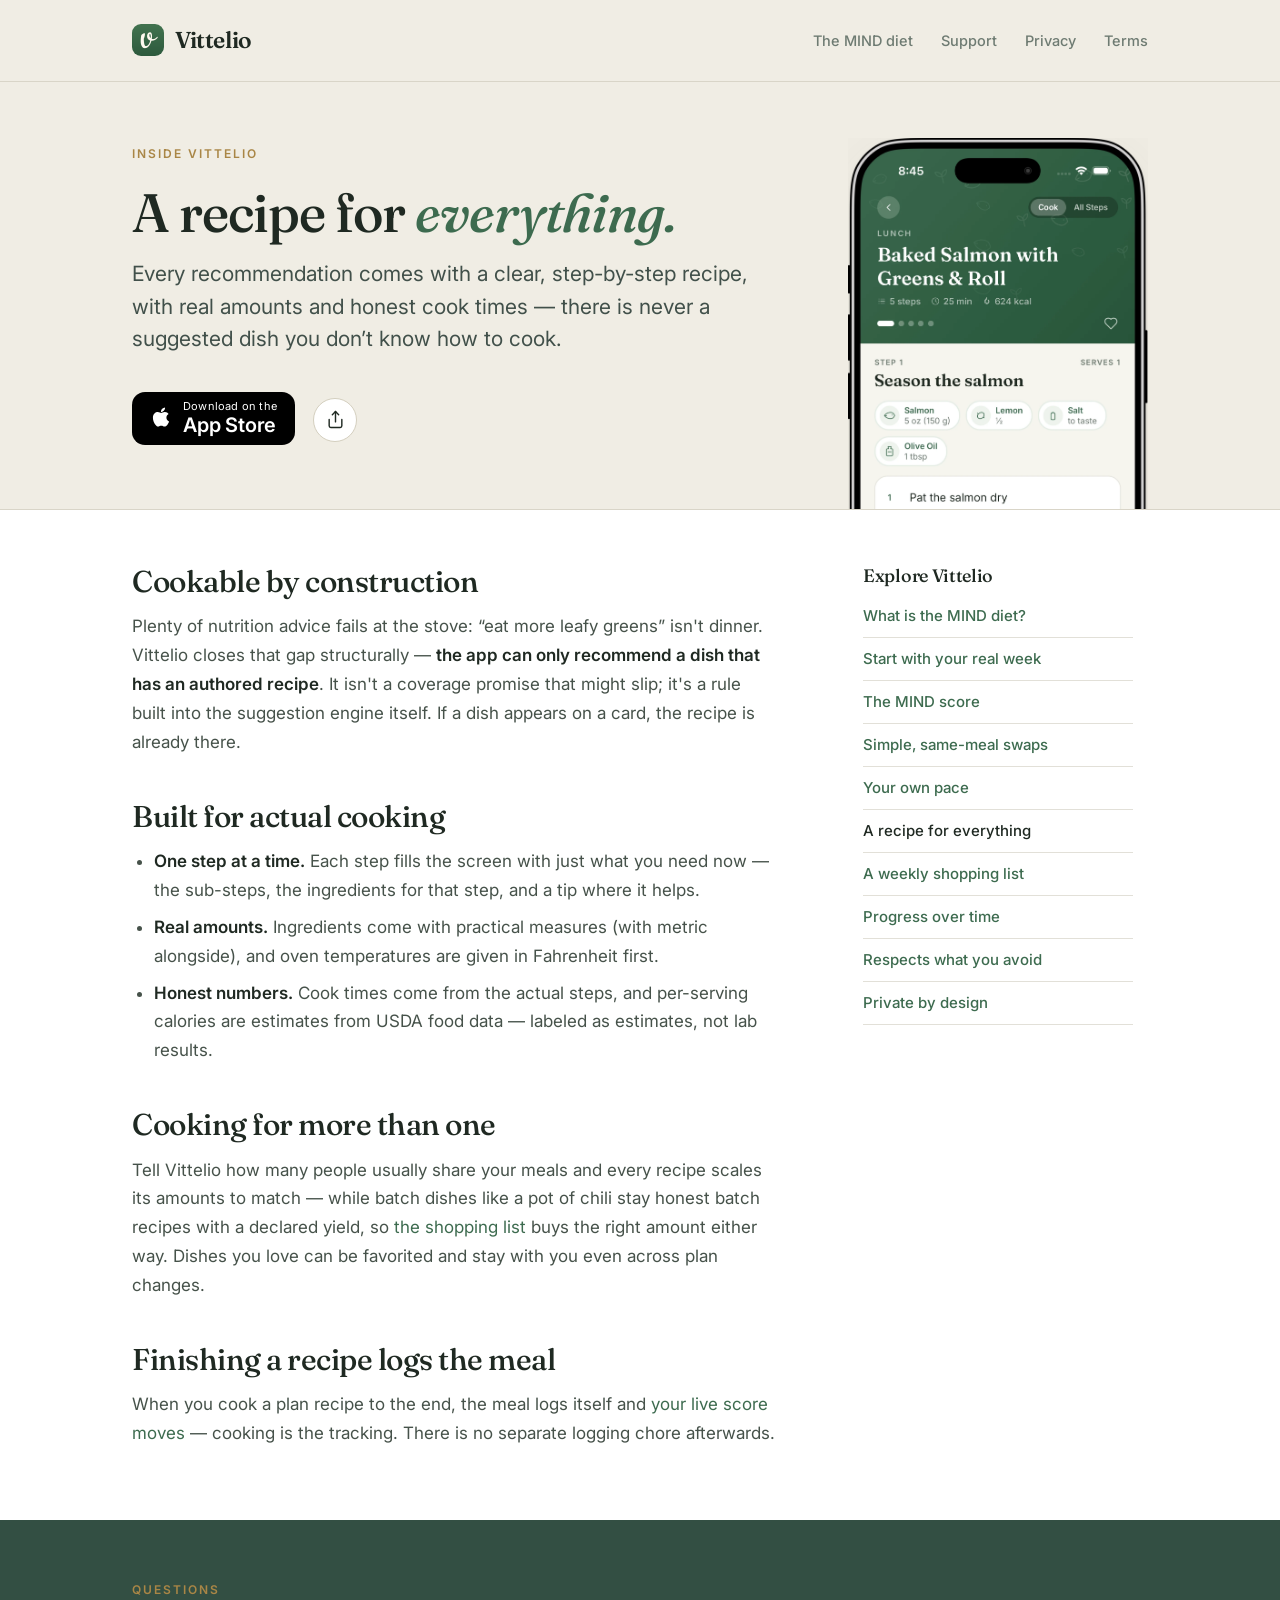
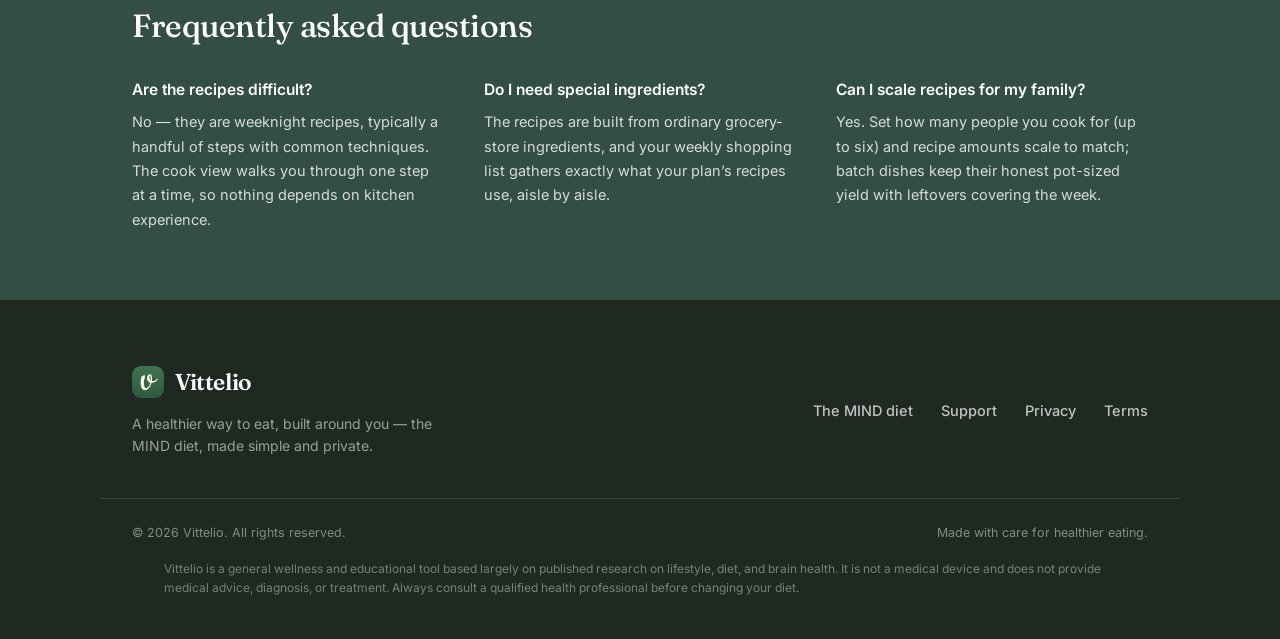
<file: mind-diet-recipes.html>
<!DOCTYPE html>
<html lang="en">
<head>
  <meta charset="UTF-8" />
  <meta name="viewport" content="width=device-width, initial-scale=1.0, viewport-fit=cover" />
  <meta name="theme-color" content="#F0EDE4" />
  <title>MIND Diet Recipes, Step by Step – Every Suggestion Cookable | Vittelio</title>
  <meta name="description" content="Every dish Vittelio recommends comes with a clear step-by-step recipe: one step at a time, ingredients with amounts, timers, calorie estimates, and scaling for your household." />
  <link rel="canonical" href="https://vittelio.app/mind-diet-recipes.html" />
  <meta property="og:title" content="MIND Diet Recipes, Step by Step" />
  <meta property="og:description" content="Every recommendation comes with a clear, step-by-step recipe — never a suggested dish you can’t cook." />
  <meta property="og:type" content="article" />
  <meta property="og:url" content="https://vittelio.app/mind-diet-recipes.html" />
  <meta property="og:image" content="https://vittelio.app/images/og-card.png" />
  <link rel="icon" href="favicon.ico" sizes="any" />
  <link rel="icon" type="image/png" sizes="32x32" href="favicon-32.png" />
  <link rel="icon" type="image/png" sizes="16x16" href="favicon-16.png" />
  <link rel="apple-touch-icon" href="favicon-180.png" />
  <link rel="preconnect" href="https://fonts.googleapis.com" />
  <link rel="preconnect" href="https://fonts.gstatic.com" crossorigin />
  <link href="https://fonts.googleapis.com/css2?family=Fraunces:ital,opsz,wght@0,9..144,400;0,9..144,500;0,9..144,600;1,9..144,400;1,9..144,500&family=Inter:wght@400;500;600&display=swap" rel="stylesheet" />
  <link rel="stylesheet" href="styles.css" />
  <script type="application/ld+json">
  {
    "@context": "https://schema.org",
    "@type": "FAQPage",
    "mainEntity": [
      {
        "@type": "Question",
        "name": "Are the recipes difficult?",
        "acceptedAnswer": {
          "@type": "Answer",
          "text": "No — they are weeknight recipes, typically a handful of steps with common techniques. The cook view walks you through one step at a time, so nothing depends on kitchen experience."
        }
      },
      {
        "@type": "Question",
        "name": "Do I need special ingredients?",
        "acceptedAnswer": {
          "@type": "Answer",
          "text": "The recipes are built from ordinary grocery-store ingredients, and your weekly shopping list gathers exactly what your plan’s recipes use, aisle by aisle."
        }
      },
      {
        "@type": "Question",
        "name": "Can I scale recipes for my family?",
        "acceptedAnswer": {
          "@type": "Answer",
          "text": "Yes. Set how many people you cook for (up to six) and recipe amounts scale to match; batch dishes keep their honest pot-sized yield with leftovers covering the week."
        }
      }
    ]
  }
  </script>
</head>
<body>

  <div class="topbar">
    <div class="topbar-inner">
      <a class="brand" href="index.html"><img src="vittelio-icon.png" alt="" />Vittelio</a>
      <nav class="lede-nav">
        <a href="mind-diet.html">The MIND diet</a>
        <a href="support.html">Support</a>
        <a href="privacy.html">Privacy</a>
        <a href="terms.html">Terms</a>
      </nav>
    </div>
  </div>

  <header class="lede lede-doc lede-feature hero-tall hero-shot">
    <div class="wrap lede-body">
      <div class="feature-hero-text">
        <p class="eyebrow">Inside Vittelio</p>
        <h1 class="lede-h">A recipe for <em>everything.</em></h1>
        <p class="lede-p">Every recommendation comes with a clear, step-by-step recipe, with real amounts and honest cook times — there is never a suggested dish you don’t know how to cook.</p>
        <a class="appstore-badge" href="https://apps.apple.com/app/id6784842527" aria-label="Download on the App Store">
      <svg viewBox="0 0 384 512" width="22" height="22" fill="currentColor" aria-hidden="true"><path d="M318.7 268.7c-.2-36.7 16.4-64.4 50-84.8-18.8-26.9-47.2-41.7-84.7-44.6-35.5-2.8-74.3 20.7-88.5 20.7-15 0-49.4-19.7-76.4-19.7C63.3 141.2 4 184.8 4 273.5q0 39.3 14.4 81.2c12.8 36.7 59 126.7 107.2 125.2 25.2-.6 43-17.9 75.8-17.9 31.8 0 48.3 17.9 76.4 17.9 48.6-.7 90.4-82.5 102.6-119.3-65.2-30.7-61.7-90-61.7-91.9zm-56.6-164.2c27.3-32.4 24.8-61.9 24-72.5-24.1 1.4-52 16.4-67.9 34.9-17.5 19.8-27.8 44.3-25.6 71.9 26.1 2 49.9-11.4 69.5-34.3z"/></svg>
      <span class="appstore-badge-txt"><small>Download on the</small><strong>App Store</strong></span>
    </a>
        <div class="share-wrap">
        <button class="share-btn" type="button" aria-label="Share this page" aria-expanded="false">
          <svg viewBox="0 0 24 24" width="19" height="19" fill="none" stroke="currentColor" stroke-width="1.8" stroke-linecap="round" stroke-linejoin="round" aria-hidden="true"><path d="M4 12v8a2 2 0 0 0 2 2h12a2 2 0 0 0 2-2v-8"/><polyline points="16 6 12 2 8 6"/><line x1="12" y1="2" x2="12" y2="15"/></svg>
        </button>
        <div class="share-pop" hidden>
          <p class="share-pop-title">Share on</p>
          <a class="share-pop-link" data-net="facebook" target="_blank" rel="noopener">Facebook</a>
          <a class="share-pop-link" data-net="threads" target="_blank" rel="noopener">Threads</a>
          <a class="share-pop-link" data-net="bluesky" target="_blank" rel="noopener">Bluesky</a>
          <button class="share-pop-link share-copy" type="button">Copy link</button>
        </div>
        </div>
      </div>
      <figure class="hero-phone">
        <img src="images/mind-diet-recipes-phone.webp" width="1319" height="2721" alt="Vittelio’s cook view for baked salmon with greens and roll: step 1 of 5, “Season the salmon”, with ingredient chips for salmon, lemon, salt, and olive oil and three numbered sub-steps" fetchpriority="high" />
      </figure>
    </div>
  </header>

  <main class="feature-wrap">
    <article class="article">
      <h2>Cookable by construction</h2>
      <p>Plenty of nutrition advice fails at the stove: “eat more leafy greens” isn't dinner. Vittelio closes that gap structurally — <strong>the app can only recommend a dish that has an authored recipe</strong>. It isn't a coverage promise that might slip; it's a rule built into the suggestion engine itself. If a dish appears on a card, the recipe is already there.</p>

      <h2>Built for actual cooking</h2>
      <ul>
        <li><strong>One step at a time.</strong> Each step fills the screen with just what you need now — the sub-steps, the ingredients for that step, and a tip where it helps.</li>
        <li><strong>Real amounts.</strong> Ingredients come with practical measures (with metric alongside), and oven temperatures are given in Fahrenheit first.</li>
        <li><strong>Honest numbers.</strong> Cook times come from the actual steps, and per-serving calories are estimates from USDA food data — labeled as estimates, not lab results.</li>
      </ul>

      <h2>Cooking for more than one</h2>
      <p>Tell Vittelio how many people usually share your meals and every recipe scales its amounts to match — while batch dishes like a pot of chili stay honest batch recipes with a declared yield, so <a href="mind-diet-shopping-list.html">the shopping list</a> buys the right amount either way. Dishes you love can be favorited and stay with you even across plan changes.</p>

      <h2>Finishing a recipe logs the meal</h2>
      <p>When you cook a plan recipe to the end, the meal logs itself and <a href="mind-diet-tracker.html">your live score moves</a> — cooking is the tracking. There is no separate logging chore afterwards.</p>
    </article>

    <aside class="side-col">
      <nav class="side-links">
        <h2>Explore Vittelio</h2>
        <a href="mind-diet.html">What is the MIND diet?</a>
        <a href="mind-diet-assessment.html">Start with your real week</a>
        <a href="mind-diet-score.html">The MIND score</a>
        <a href="mind-diet-food-swaps.html">Simple, same-meal swaps</a>
        <a href="mind-diet-plan.html">Your own pace</a>
        <span class="current">A recipe for everything</span>
        <a href="mind-diet-shopping-list.html">A weekly shopping list</a>
        <a href="mind-diet-tracker.html">Progress over time</a>
        <a href="mind-diet-restrictions.html">Respects what you avoid</a>
        <a href="private-diet-app.html">Private by design</a>
      </nav>
    </aside>
  </main>

  <section class="faq-dark">
    <div class="wrap">
      <p class="eyebrow">Questions</p>
      <h2>Frequently asked questions</h2>
      <div class="faq-cols">
        <div>
          <p class="q">Are the recipes difficult?</p>
          <p class="a">No — they are weeknight recipes, typically a handful of steps with common techniques. The cook view walks you through one step at a time, so nothing depends on kitchen experience.</p>
        </div>
        <div>
          <p class="q">Do I need special ingredients?</p>
          <p class="a">The recipes are built from ordinary grocery-store ingredients, and your weekly shopping list gathers exactly what your plan’s recipes use, aisle by aisle.</p>
        </div>
        <div>
          <p class="q">Can I scale recipes for my family?</p>
          <p class="a">Yes. Set how many people you cook for (up to six) and recipe amounts scale to match; batch dishes keep their honest pot-sized yield with leftovers covering the week.</p>
        </div>
      </div>
    </div>
  </section>

  <footer class="footer">
    <div class="footer-inner">
      <div>
        <a class="brand" href="index.html"><img src="vittelio-icon.png" alt="" />Vittelio</a>
        <p class="tagline">A healthier way to eat, built around you — the MIND diet, made simple and private.</p>
      </div>
      <nav class="footer-links">
        <a href="mind-diet.html">The MIND diet</a>
        <a href="support.html">Support</a>
        <a href="privacy.html">Privacy</a>
        <a href="terms.html">Terms</a>
      </nav>
    </div>
    <div class="footer-base">
      <small>&copy; 2026 Vittelio. All rights reserved.</small>
      <small>Made with care for healthier eating.</small>
    </div>
    <div class="wrap">
      <p class="footer-disclaimer">Vittelio is a general wellness and educational tool based largely on published research on lifestyle, diet, and brain health. It is not a medical device and does not provide medical advice, diagnosis, or treatment. Always consult a qualified health professional before changing your diet.</p>
    </div>
  </footer>

  <script>
    (function () {
      var footer = document.querySelector('.footer');
      if (!footer || !('IntersectionObserver' in window)) return;
      new IntersectionObserver(function (entries) {
        document.body.style.backgroundColor = entries[0].isIntersecting ? '#1F2922' : '';
      }).observe(footer);
    })();
  </script>

  <script>
    (function () {
      var wrap = document.querySelector('.share-wrap');
      if (!wrap) return;
      var btn = wrap.querySelector('.share-btn');
      var pop = wrap.querySelector('.share-pop');
      var url = encodeURIComponent(location.href);
      var text = encodeURIComponent(document.title);
      wrap.querySelector('[data-net="facebook"]').href = 'https://www.facebook.com/sharer/sharer.php?u=' + url;
      wrap.querySelector('[data-net="threads"]').href = 'https://www.threads.net/intent/post?text=' + text + '%20' + url;
      wrap.querySelector('[data-net="bluesky"]').href = 'https://bsky.app/intent/compose?text=' + text + '%20' + url;
      var close = function () { pop.hidden = true; btn.setAttribute('aria-expanded', 'false'); };
      btn.addEventListener('click', function (e) {
        e.stopPropagation();
        var opening = pop.hidden;
        pop.hidden = !opening;
        btn.setAttribute('aria-expanded', String(opening));
      });
      document.addEventListener('click', function (e) {
        if (!pop.hidden && !wrap.contains(e.target)) close();
      });
      var copy = wrap.querySelector('.share-copy');
      copy.addEventListener('click', function () {
        var done = function () {
          copy.textContent = 'Link copied';
          setTimeout(function () { copy.textContent = 'Copy link'; close(); }, 1200);
        };
        if (navigator.clipboard && navigator.clipboard.writeText) {
          navigator.clipboard.writeText(location.href).then(done);
        } else {
          var ta = document.createElement('textarea');
          ta.value = location.href;
          document.body.appendChild(ta);
          ta.select();
          document.execCommand('copy');
          document.body.removeChild(ta);
          done();
        }
      });
    })();
  </script>
  <!-- Statcounter (cookieless: sc_client_storage disabled; no noscript fallback) -->
  <script type="text/javascript">
  var sc_project=13337605;
  var sc_invisible=1;
  var sc_security="8f7153ad";
  var sc_client_storage="disabled";
  </script>
  <script type="text/javascript" src="https://www.statcounter.com/counter/counter.js" async></script>
  <!-- End of Statcounter Code -->

</body>
</html>
</file>
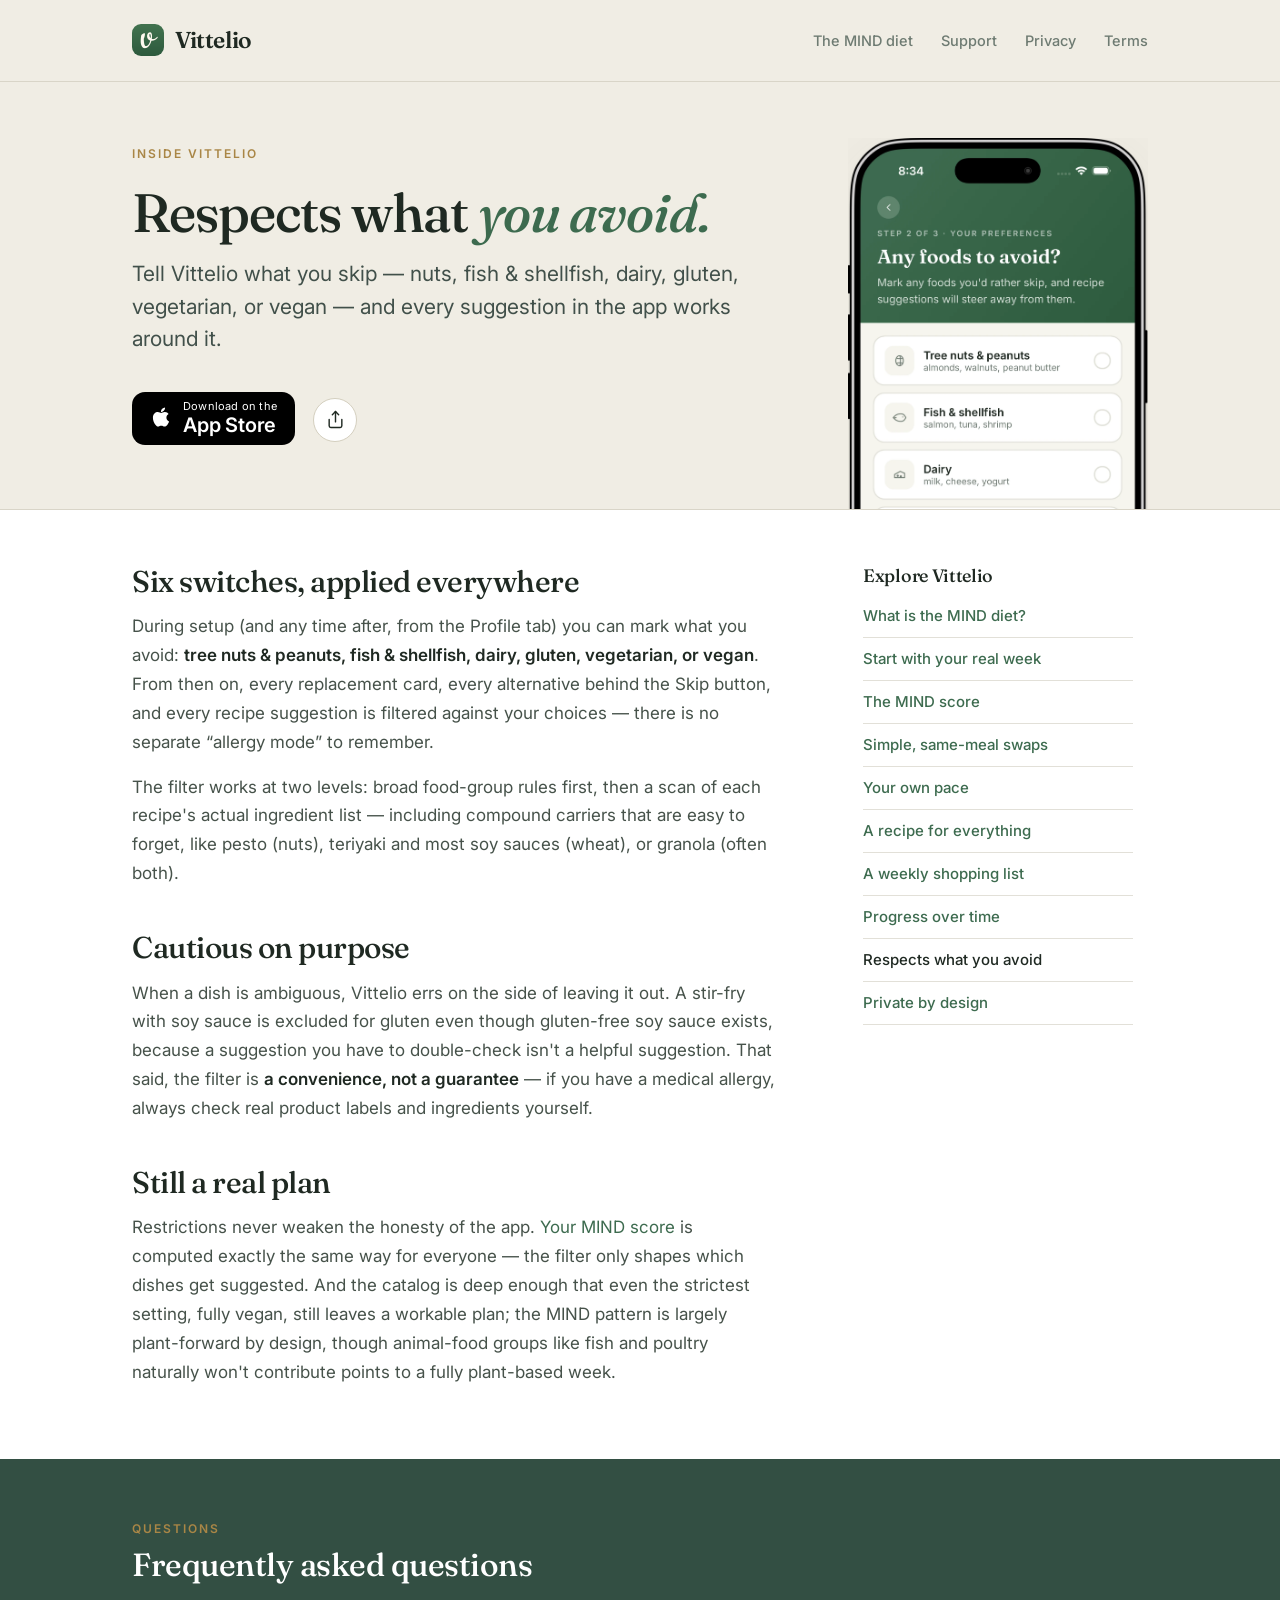
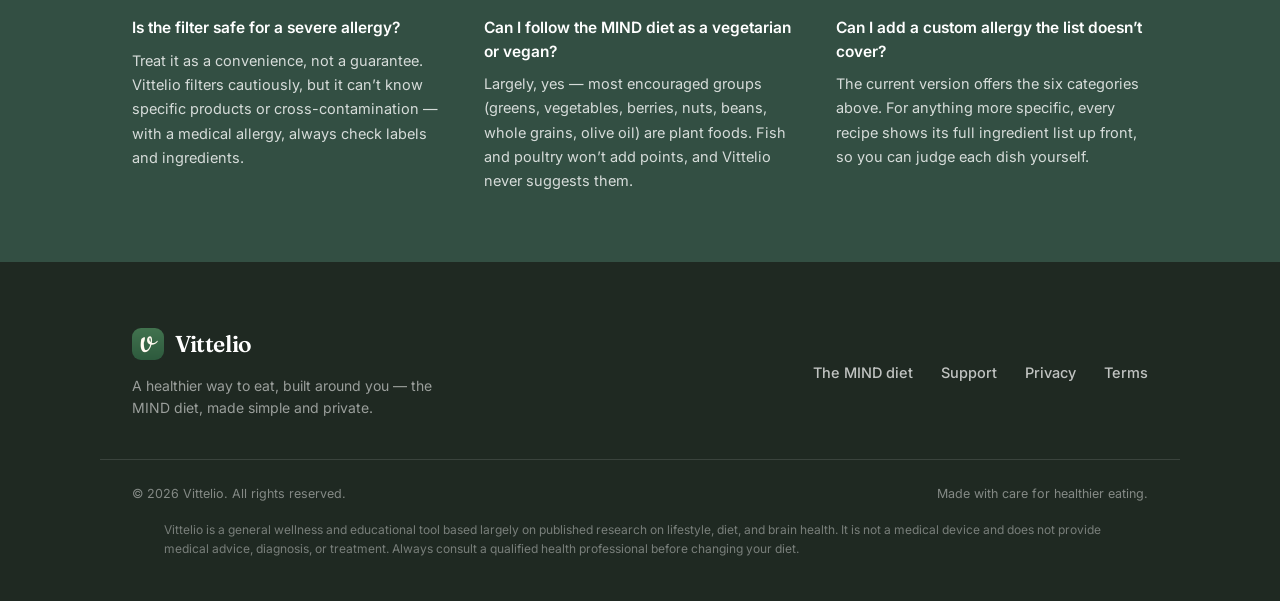
<file: mind-diet-restrictions.html>
<!DOCTYPE html>
<html lang="en">
<head>
  <meta charset="UTF-8" />
  <meta name="viewport" content="width=device-width, initial-scale=1.0, viewport-fit=cover" />
  <meta name="theme-color" content="#F0EDE4" />
  <title>MIND Diet With Allergies or Restrictions – Vegetarian, Vegan, Gluten-Free | Vittelio</title>
  <meta name="description" content="Set what you avoid — nuts, fish, dairy, gluten, vegetarian, or vegan — and every Vittelio suggestion works around it, with a deliberately cautious ingredient-level filter." />
  <link rel="canonical" href="https://vittelio.app/mind-diet-restrictions.html" />
  <meta property="og:title" content="The MIND Diet With Allergies or Restrictions" />
  <meta property="og:description" content="Nuts, fish, dairy, gluten, vegetarian, or vegan — set it once and every suggestion works around it." />
  <meta property="og:type" content="article" />
  <meta property="og:url" content="https://vittelio.app/mind-diet-restrictions.html" />
  <meta property="og:image" content="https://vittelio.app/images/og-card.png" />
  <link rel="icon" href="favicon.ico" sizes="any" />
  <link rel="icon" type="image/png" sizes="32x32" href="favicon-32.png" />
  <link rel="icon" type="image/png" sizes="16x16" href="favicon-16.png" />
  <link rel="apple-touch-icon" href="favicon-180.png" />
  <link rel="preconnect" href="https://fonts.googleapis.com" />
  <link rel="preconnect" href="https://fonts.gstatic.com" crossorigin />
  <link href="https://fonts.googleapis.com/css2?family=Fraunces:ital,opsz,wght@0,9..144,400;0,9..144,500;0,9..144,600;1,9..144,400;1,9..144,500&family=Inter:wght@400;500;600&display=swap" rel="stylesheet" />
  <link rel="stylesheet" href="styles.css" />
  <script type="application/ld+json">
  {
    "@context": "https://schema.org",
    "@type": "FAQPage",
    "mainEntity": [
      {
        "@type": "Question",
        "name": "Is the filter safe for a severe allergy?",
        "acceptedAnswer": {
          "@type": "Answer",
          "text": "Treat it as a convenience, not a guarantee. Vittelio filters cautiously, but it can’t know specific products or cross-contamination — with a medical allergy, always check labels and ingredients."
        }
      },
      {
        "@type": "Question",
        "name": "Can I follow the MIND diet as a vegetarian or vegan?",
        "acceptedAnswer": {
          "@type": "Answer",
          "text": "Largely, yes — most encouraged groups (greens, vegetables, berries, nuts, beans, whole grains, olive oil) are plant foods. Fish and poultry won’t add points, and Vittelio never suggests them."
        }
      },
      {
        "@type": "Question",
        "name": "Can I add a custom allergy the list doesn’t cover?",
        "acceptedAnswer": {
          "@type": "Answer",
          "text": "The current version offers the six categories above. For anything more specific, every recipe shows its full ingredient list up front, so you can judge each dish yourself."
        }
      }
    ]
  }
  </script>
</head>
<body>

  <div class="topbar">
    <div class="topbar-inner">
      <a class="brand" href="index.html"><img src="vittelio-icon.png" alt="" />Vittelio</a>
      <nav class="lede-nav">
        <a href="mind-diet.html">The MIND diet</a>
        <a href="support.html">Support</a>
        <a href="privacy.html">Privacy</a>
        <a href="terms.html">Terms</a>
      </nav>
    </div>
  </div>

  <header class="lede lede-doc lede-feature hero-tall hero-shot">
    <div class="wrap lede-body">
      <div class="feature-hero-text">
        <p class="eyebrow">Inside Vittelio</p>
        <h1 class="lede-h">Respects what <em>you avoid.</em></h1>
        <p class="lede-p">Tell Vittelio what you skip — nuts, fish &amp; shellfish, dairy, gluten, vegetarian, or vegan — and every suggestion in the app works around it.</p>
        <a class="appstore-badge" href="https://apps.apple.com/app/id6784842527" aria-label="Download on the App Store">
      <svg viewBox="0 0 384 512" width="22" height="22" fill="currentColor" aria-hidden="true"><path d="M318.7 268.7c-.2-36.7 16.4-64.4 50-84.8-18.8-26.9-47.2-41.7-84.7-44.6-35.5-2.8-74.3 20.7-88.5 20.7-15 0-49.4-19.7-76.4-19.7C63.3 141.2 4 184.8 4 273.5q0 39.3 14.4 81.2c12.8 36.7 59 126.7 107.2 125.2 25.2-.6 43-17.9 75.8-17.9 31.8 0 48.3 17.9 76.4 17.9 48.6-.7 90.4-82.5 102.6-119.3-65.2-30.7-61.7-90-61.7-91.9zm-56.6-164.2c27.3-32.4 24.8-61.9 24-72.5-24.1 1.4-52 16.4-67.9 34.9-17.5 19.8-27.8 44.3-25.6 71.9 26.1 2 49.9-11.4 69.5-34.3z"/></svg>
      <span class="appstore-badge-txt"><small>Download on the</small><strong>App Store</strong></span>
    </a>
        <div class="share-wrap">
        <button class="share-btn" type="button" aria-label="Share this page" aria-expanded="false">
          <svg viewBox="0 0 24 24" width="19" height="19" fill="none" stroke="currentColor" stroke-width="1.8" stroke-linecap="round" stroke-linejoin="round" aria-hidden="true"><path d="M4 12v8a2 2 0 0 0 2 2h12a2 2 0 0 0 2-2v-8"/><polyline points="16 6 12 2 8 6"/><line x1="12" y1="2" x2="12" y2="15"/></svg>
        </button>
        <div class="share-pop" hidden>
          <p class="share-pop-title">Share on</p>
          <a class="share-pop-link" data-net="facebook" target="_blank" rel="noopener">Facebook</a>
          <a class="share-pop-link" data-net="threads" target="_blank" rel="noopener">Threads</a>
          <a class="share-pop-link" data-net="bluesky" target="_blank" rel="noopener">Bluesky</a>
          <button class="share-pop-link share-copy" type="button">Copy link</button>
        </div>
        </div>
      </div>
      <figure class="hero-phone">
        <img src="images/mind-diet-restrictions-phone.webp" width="1319" height="2721" alt="Vittelio’s preferences screen, “Any foods to avoid?”, with toggles for tree nuts and peanuts, fish and shellfish, dairy, gluten, vegetarian, and vegan" fetchpriority="high" />
      </figure>
    </div>
  </header>

  <main class="feature-wrap">
    <article class="article">
      <h2>Six switches, applied everywhere</h2>
      <p>During setup (and any time after, from the Profile tab) you can mark what you avoid: <strong>tree nuts &amp; peanuts, fish &amp; shellfish, dairy, gluten, vegetarian, or vegan</strong>. From then on, every replacement card, every alternative behind the Skip button, and every recipe suggestion is filtered against your choices — there is no separate “allergy mode” to remember.</p>
      <p>The filter works at two levels: broad food-group rules first, then a scan of each recipe's actual ingredient list — including compound carriers that are easy to forget, like pesto (nuts), teriyaki and most soy sauces (wheat), or granola (often both).</p>

      <h2>Cautious on purpose</h2>
      <p>When a dish is ambiguous, Vittelio errs on the side of leaving it out. A stir-fry with soy sauce is excluded for gluten even though gluten-free soy sauce exists, because a suggestion you have to double-check isn't a helpful suggestion. That said, the filter is <strong>a convenience, not a guarantee</strong> — if you have a medical allergy, always check real product labels and ingredients yourself.</p>

      <h2>Still a real plan</h2>
      <p>Restrictions never weaken the honesty of the app. <a href="mind-diet-score.html">Your MIND score</a> is computed exactly the same way for everyone — the filter only shapes which dishes get suggested. And the catalog is deep enough that even the strictest setting, fully vegan, still leaves a workable plan; the MIND pattern is largely plant-forward by design, though animal-food groups like fish and poultry naturally won't contribute points to a fully plant-based week.</p>
    </article>

    <aside class="side-col">
      <nav class="side-links">
        <h2>Explore Vittelio</h2>
        <a href="mind-diet.html">What is the MIND diet?</a>
        <a href="mind-diet-assessment.html">Start with your real week</a>
        <a href="mind-diet-score.html">The MIND score</a>
        <a href="mind-diet-food-swaps.html">Simple, same-meal swaps</a>
        <a href="mind-diet-plan.html">Your own pace</a>
        <a href="mind-diet-recipes.html">A recipe for everything</a>
        <a href="mind-diet-shopping-list.html">A weekly shopping list</a>
        <a href="mind-diet-tracker.html">Progress over time</a>
        <span class="current">Respects what you avoid</span>
        <a href="private-diet-app.html">Private by design</a>
      </nav>
    </aside>
  </main>

  <section class="faq-dark">
    <div class="wrap">
      <p class="eyebrow">Questions</p>
      <h2>Frequently asked questions</h2>
      <div class="faq-cols">
        <div>
          <p class="q">Is the filter safe for a severe allergy?</p>
          <p class="a">Treat it as a convenience, not a guarantee. Vittelio filters cautiously, but it can’t know specific products or cross-contamination — with a medical allergy, always check labels and ingredients.</p>
        </div>
        <div>
          <p class="q">Can I follow the MIND diet as a vegetarian or vegan?</p>
          <p class="a">Largely, yes — most encouraged groups (greens, vegetables, berries, nuts, beans, whole grains, olive oil) are plant foods. Fish and poultry won’t add points, and Vittelio never suggests them.</p>
        </div>
        <div>
          <p class="q">Can I add a custom allergy the list doesn’t cover?</p>
          <p class="a">The current version offers the six categories above. For anything more specific, every recipe shows its full ingredient list up front, so you can judge each dish yourself.</p>
        </div>
      </div>
    </div>
  </section>

  <footer class="footer">
    <div class="footer-inner">
      <div>
        <a class="brand" href="index.html"><img src="vittelio-icon.png" alt="" />Vittelio</a>
        <p class="tagline">A healthier way to eat, built around you — the MIND diet, made simple and private.</p>
      </div>
      <nav class="footer-links">
        <a href="mind-diet.html">The MIND diet</a>
        <a href="support.html">Support</a>
        <a href="privacy.html">Privacy</a>
        <a href="terms.html">Terms</a>
      </nav>
    </div>
    <div class="footer-base">
      <small>&copy; 2026 Vittelio. All rights reserved.</small>
      <small>Made with care for healthier eating.</small>
    </div>
    <div class="wrap">
      <p class="footer-disclaimer">Vittelio is a general wellness and educational tool based largely on published research on lifestyle, diet, and brain health. It is not a medical device and does not provide medical advice, diagnosis, or treatment. Always consult a qualified health professional before changing your diet.</p>
    </div>
  </footer>

  <script>
    (function () {
      var footer = document.querySelector('.footer');
      if (!footer || !('IntersectionObserver' in window)) return;
      new IntersectionObserver(function (entries) {
        document.body.style.backgroundColor = entries[0].isIntersecting ? '#1F2922' : '';
      }).observe(footer);
    })();
  </script>

  <script>
    (function () {
      var wrap = document.querySelector('.share-wrap');
      if (!wrap) return;
      var btn = wrap.querySelector('.share-btn');
      var pop = wrap.querySelector('.share-pop');
      var url = encodeURIComponent(location.href);
      var text = encodeURIComponent(document.title);
      wrap.querySelector('[data-net="facebook"]').href = 'https://www.facebook.com/sharer/sharer.php?u=' + url;
      wrap.querySelector('[data-net="threads"]').href = 'https://www.threads.net/intent/post?text=' + text + '%20' + url;
      wrap.querySelector('[data-net="bluesky"]').href = 'https://bsky.app/intent/compose?text=' + text + '%20' + url;
      var close = function () { pop.hidden = true; btn.setAttribute('aria-expanded', 'false'); };
      btn.addEventListener('click', function (e) {
        e.stopPropagation();
        var opening = pop.hidden;
        pop.hidden = !opening;
        btn.setAttribute('aria-expanded', String(opening));
      });
      document.addEventListener('click', function (e) {
        if (!pop.hidden && !wrap.contains(e.target)) close();
      });
      var copy = wrap.querySelector('.share-copy');
      copy.addEventListener('click', function () {
        var done = function () {
          copy.textContent = 'Link copied';
          setTimeout(function () { copy.textContent = 'Copy link'; close(); }, 1200);
        };
        if (navigator.clipboard && navigator.clipboard.writeText) {
          navigator.clipboard.writeText(location.href).then(done);
        } else {
          var ta = document.createElement('textarea');
          ta.value = location.href;
          document.body.appendChild(ta);
          ta.select();
          document.execCommand('copy');
          document.body.removeChild(ta);
          done();
        }
      });
    })();
  </script>
  <!-- Statcounter (cookieless: sc_client_storage disabled; no noscript fallback) -->
  <script type="text/javascript">
  var sc_project=13337605;
  var sc_invisible=1;
  var sc_security="8f7153ad";
  var sc_client_storage="disabled";
  </script>
  <script type="text/javascript" src="https://www.statcounter.com/counter/counter.js" async></script>
  <!-- End of Statcounter Code -->

</body>
</html>
</file>
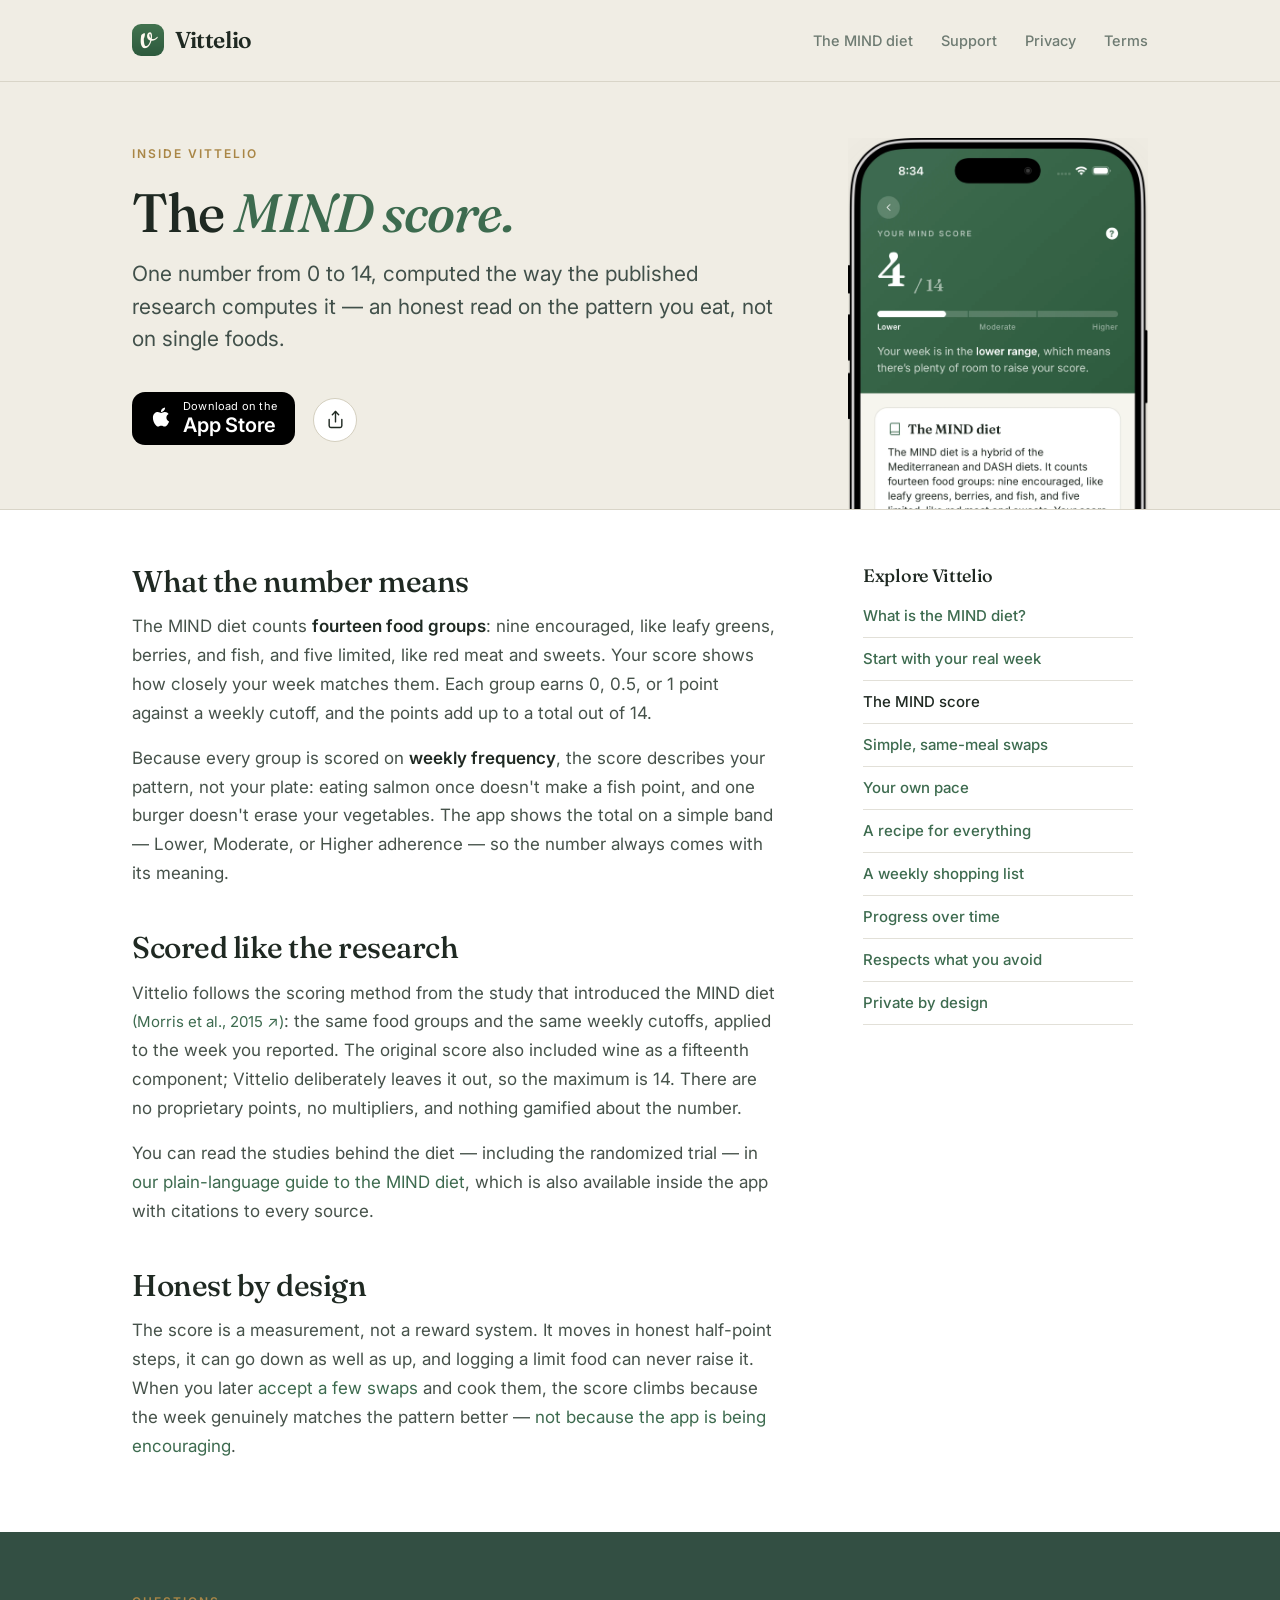
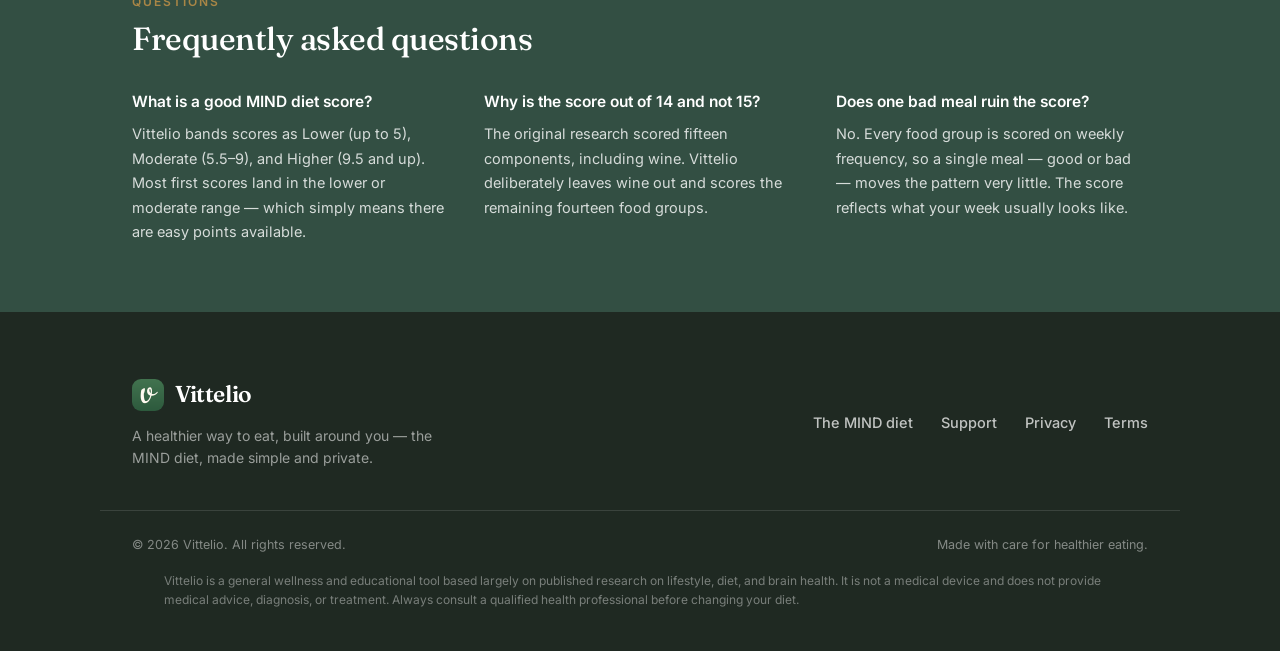
<file: mind-diet-score.html>
<!DOCTYPE html>
<html lang="en">
<head>
  <meta charset="UTF-8" />
  <meta name="viewport" content="width=device-width, initial-scale=1.0, viewport-fit=cover" />
  <meta name="theme-color" content="#F0EDE4" />
  <title>Your MIND Diet Score Explained – 0 to 14 | Vittelio</title>
  <meta name="description" content="How the MIND diet score works: fourteen food groups, weekly cutoffs from the published research, and one honest number from 0 to 14 for the pattern you actually eat." />
  <link rel="canonical" href="https://vittelio.app/mind-diet-score.html" />
  <meta property="og:title" content="Your MIND Diet Score Explained – 0 to 14" />
  <meta property="og:description" content="Fourteen food groups, weekly cutoffs from the published research, one honest number for your week." />
  <meta property="og:type" content="article" />
  <meta property="og:url" content="https://vittelio.app/mind-diet-score.html" />
  <meta property="og:image" content="https://vittelio.app/images/og-card.png" />
  <link rel="icon" href="favicon.ico" sizes="any" />
  <link rel="icon" type="image/png" sizes="32x32" href="favicon-32.png" />
  <link rel="icon" type="image/png" sizes="16x16" href="favicon-16.png" />
  <link rel="apple-touch-icon" href="favicon-180.png" />
  <link rel="preconnect" href="https://fonts.googleapis.com" />
  <link rel="preconnect" href="https://fonts.gstatic.com" crossorigin />
  <link href="https://fonts.googleapis.com/css2?family=Fraunces:ital,opsz,wght@0,9..144,400;0,9..144,500;0,9..144,600;1,9..144,400;1,9..144,500&family=Inter:wght@400;500;600&display=swap" rel="stylesheet" />
  <link rel="stylesheet" href="styles.css" />
  <script type="application/ld+json">
  {
    "@context": "https://schema.org",
    "@type": "FAQPage",
    "mainEntity": [
      {
        "@type": "Question",
        "name": "What is a good MIND diet score?",
        "acceptedAnswer": {
          "@type": "Answer",
          "text": "Vittelio bands scores as Lower (up to 5), Moderate (5.5–9), and Higher (9.5 and up). Most first scores land in the lower or moderate range — which simply means there are easy points available."
        }
      },
      {
        "@type": "Question",
        "name": "Why is the score out of 14 and not 15?",
        "acceptedAnswer": {
          "@type": "Answer",
          "text": "The original research scored fifteen components, including wine. Vittelio deliberately leaves wine out and scores the remaining fourteen food groups."
        }
      },
      {
        "@type": "Question",
        "name": "Does one bad meal ruin the score?",
        "acceptedAnswer": {
          "@type": "Answer",
          "text": "No. Every food group is scored on weekly frequency, so a single meal — good or bad — moves the pattern very little. The score reflects what your week usually looks like."
        }
      }
    ]
  }
  </script>
</head>
<body>

  <div class="topbar">
    <div class="topbar-inner">
      <a class="brand" href="index.html"><img src="vittelio-icon.png" alt="" />Vittelio</a>
      <nav class="lede-nav">
        <a href="mind-diet.html">The MIND diet</a>
        <a href="support.html">Support</a>
        <a href="privacy.html">Privacy</a>
        <a href="terms.html">Terms</a>
      </nav>
    </div>
  </div>

  <header class="lede lede-doc lede-feature hero-tall hero-shot">
    <div class="wrap lede-body">
      <div class="feature-hero-text">
        <p class="eyebrow">Inside Vittelio</p>
        <h1 class="lede-h">The <em>MIND score.</em></h1>
        <p class="lede-p">One number from 0 to 14, computed the way the published research computes it — an honest read on the pattern you eat, not on single foods.</p>
        <a class="appstore-badge" href="https://apps.apple.com/app/id6784842527" aria-label="Download on the App Store">
      <svg viewBox="0 0 384 512" width="22" height="22" fill="currentColor" aria-hidden="true"><path d="M318.7 268.7c-.2-36.7 16.4-64.4 50-84.8-18.8-26.9-47.2-41.7-84.7-44.6-35.5-2.8-74.3 20.7-88.5 20.7-15 0-49.4-19.7-76.4-19.7C63.3 141.2 4 184.8 4 273.5q0 39.3 14.4 81.2c12.8 36.7 59 126.7 107.2 125.2 25.2-.6 43-17.9 75.8-17.9 31.8 0 48.3 17.9 76.4 17.9 48.6-.7 90.4-82.5 102.6-119.3-65.2-30.7-61.7-90-61.7-91.9zm-56.6-164.2c27.3-32.4 24.8-61.9 24-72.5-24.1 1.4-52 16.4-67.9 34.9-17.5 19.8-27.8 44.3-25.6 71.9 26.1 2 49.9-11.4 69.5-34.3z"/></svg>
      <span class="appstore-badge-txt"><small>Download on the</small><strong>App Store</strong></span>
    </a>
        <div class="share-wrap">
        <button class="share-btn" type="button" aria-label="Share this page" aria-expanded="false">
          <svg viewBox="0 0 24 24" width="19" height="19" fill="none" stroke="currentColor" stroke-width="1.8" stroke-linecap="round" stroke-linejoin="round" aria-hidden="true"><path d="M4 12v8a2 2 0 0 0 2 2h12a2 2 0 0 0 2-2v-8"/><polyline points="16 6 12 2 8 6"/><line x1="12" y1="2" x2="12" y2="15"/></svg>
        </button>
        <div class="share-pop" hidden>
          <p class="share-pop-title">Share on</p>
          <a class="share-pop-link" data-net="facebook" target="_blank" rel="noopener">Facebook</a>
          <a class="share-pop-link" data-net="threads" target="_blank" rel="noopener">Threads</a>
          <a class="share-pop-link" data-net="bluesky" target="_blank" rel="noopener">Bluesky</a>
          <button class="share-pop-link share-copy" type="button">Copy link</button>
        </div>
        </div>
      </div>
      <figure class="hero-phone">
        <img src="images/mind-diet-phone.webp" width="1319" height="2721" alt="Vittelio's score screen showing a MIND diet score of 4 out of 14 on a Lower–Moderate–Higher band, with a card explaining the fourteen food groups" fetchpriority="high" />
      </figure>
    </div>
  </header>

  <main class="feature-wrap">
    <article class="article">
      <h2>What the number means</h2>
      <p>The MIND diet counts <strong>fourteen food groups</strong>: nine encouraged, like leafy greens, berries, and fish, and five limited, like red meat and sweets. Your score shows how closely your week matches them. Each group earns 0, 0.5, or 1 point against a weekly cutoff, and the points add up to a total out of 14.</p>
      <p>Because every group is scored on <strong>weekly frequency</strong>, the score describes your pattern, not your plate: eating salmon once doesn't make a fish point, and one burger doesn't erase your vegetables. The app shows the total on a simple band — Lower, Moderate, or Higher adherence — so the number always comes with its meaning.</p>

      <h2>Scored like the research</h2>
      <p>Vittelio follows the scoring method from the study that introduced the MIND diet <a class="cite" href="https://pubmed.ncbi.nlm.nih.gov/26086182/" target="_blank" rel="noopener">(Morris et al., 2015 ↗)</a>: the same food groups and the same weekly cutoffs, applied to the week you reported. The original score also included wine as a fifteenth component; Vittelio deliberately leaves it out, so the maximum is 14. There are no proprietary points, no multipliers, and nothing gamified about the number.</p>
      <p>You can read the studies behind the diet — including the randomized trial — in <a href="mind-diet.html">our plain-language guide to the MIND diet</a>, which is also available inside the app with citations to every source.</p>

      <h2>Honest by design</h2>
      <p>The score is a measurement, not a reward system. It moves in honest half-point steps, it can go down as well as up, and logging a limit food can never raise it. When you later <a href="mind-diet-food-swaps.html">accept a few swaps</a> and cook them, the score climbs because the week genuinely matches the pattern better — <a href="mind-diet-tracker.html">not because the app is being encouraging</a>.</p>
    </article>

    <aside class="side-col">
      <nav class="side-links">
        <h2>Explore Vittelio</h2>
        <a href="mind-diet.html">What is the MIND diet?</a>
        <a href="mind-diet-assessment.html">Start with your real week</a>
        <span class="current">The MIND score</span>
        <a href="mind-diet-food-swaps.html">Simple, same-meal swaps</a>
        <a href="mind-diet-plan.html">Your own pace</a>
        <a href="mind-diet-recipes.html">A recipe for everything</a>
        <a href="mind-diet-shopping-list.html">A weekly shopping list</a>
        <a href="mind-diet-tracker.html">Progress over time</a>
        <a href="mind-diet-restrictions.html">Respects what you avoid</a>
        <a href="private-diet-app.html">Private by design</a>
      </nav>
    </aside>
  </main>

  <section class="faq-dark">
    <div class="wrap">
      <p class="eyebrow">Questions</p>
      <h2>Frequently asked questions</h2>
      <div class="faq-cols">
        <div>
          <p class="q">What is a good MIND diet score?</p>
          <p class="a">Vittelio bands scores as Lower (up to 5), Moderate (5.5–9), and Higher (9.5 and up). Most first scores land in the lower or moderate range — which simply means there are easy points available.</p>
        </div>
        <div>
          <p class="q">Why is the score out of 14 and not 15?</p>
          <p class="a">The original research scored fifteen components, including wine. Vittelio deliberately leaves wine out and scores the remaining fourteen food groups.</p>
        </div>
        <div>
          <p class="q">Does one bad meal ruin the score?</p>
          <p class="a">No. Every food group is scored on weekly frequency, so a single meal — good or bad — moves the pattern very little. The score reflects what your week usually looks like.</p>
        </div>
      </div>
    </div>
  </section>

  <footer class="footer">
    <div class="footer-inner">
      <div>
        <a class="brand" href="index.html"><img src="vittelio-icon.png" alt="" />Vittelio</a>
        <p class="tagline">A healthier way to eat, built around you — the MIND diet, made simple and private.</p>
      </div>
      <nav class="footer-links">
        <a href="mind-diet.html">The MIND diet</a>
        <a href="support.html">Support</a>
        <a href="privacy.html">Privacy</a>
        <a href="terms.html">Terms</a>
      </nav>
    </div>
    <div class="footer-base">
      <small>&copy; 2026 Vittelio. All rights reserved.</small>
      <small>Made with care for healthier eating.</small>
    </div>
    <div class="wrap">
      <p class="footer-disclaimer">Vittelio is a general wellness and educational tool based largely on published research on lifestyle, diet, and brain health. It is not a medical device and does not provide medical advice, diagnosis, or treatment. Always consult a qualified health professional before changing your diet.</p>
    </div>
  </footer>

  <script>
    (function () {
      var footer = document.querySelector('.footer');
      if (!footer || !('IntersectionObserver' in window)) return;
      new IntersectionObserver(function (entries) {
        document.body.style.backgroundColor = entries[0].isIntersecting ? '#1F2922' : '';
      }).observe(footer);
    })();
  </script>

  <script>
    (function () {
      var wrap = document.querySelector('.share-wrap');
      if (!wrap) return;
      var btn = wrap.querySelector('.share-btn');
      var pop = wrap.querySelector('.share-pop');
      var url = encodeURIComponent(location.href);
      var text = encodeURIComponent(document.title);
      wrap.querySelector('[data-net="facebook"]').href = 'https://www.facebook.com/sharer/sharer.php?u=' + url;
      wrap.querySelector('[data-net="threads"]').href = 'https://www.threads.net/intent/post?text=' + text + '%20' + url;
      wrap.querySelector('[data-net="bluesky"]').href = 'https://bsky.app/intent/compose?text=' + text + '%20' + url;
      var close = function () { pop.hidden = true; btn.setAttribute('aria-expanded', 'false'); };
      btn.addEventListener('click', function (e) {
        e.stopPropagation();
        var opening = pop.hidden;
        pop.hidden = !opening;
        btn.setAttribute('aria-expanded', String(opening));
      });
      document.addEventListener('click', function (e) {
        if (!pop.hidden && !wrap.contains(e.target)) close();
      });
      var copy = wrap.querySelector('.share-copy');
      copy.addEventListener('click', function () {
        var done = function () {
          copy.textContent = 'Link copied';
          setTimeout(function () { copy.textContent = 'Copy link'; close(); }, 1200);
        };
        if (navigator.clipboard && navigator.clipboard.writeText) {
          navigator.clipboard.writeText(location.href).then(done);
        } else {
          var ta = document.createElement('textarea');
          ta.value = location.href;
          document.body.appendChild(ta);
          ta.select();
          document.execCommand('copy');
          document.body.removeChild(ta);
          done();
        }
      });
    })();
  </script>
  <!-- Statcounter (cookieless: sc_client_storage disabled; no noscript fallback) -->
  <script type="text/javascript">
  var sc_project=13337605;
  var sc_invisible=1;
  var sc_security="8f7153ad";
  var sc_client_storage="disabled";
  </script>
  <script type="text/javascript" src="https://www.statcounter.com/counter/counter.js" async></script>
  <!-- End of Statcounter Code -->

</body>
</html>
</file>
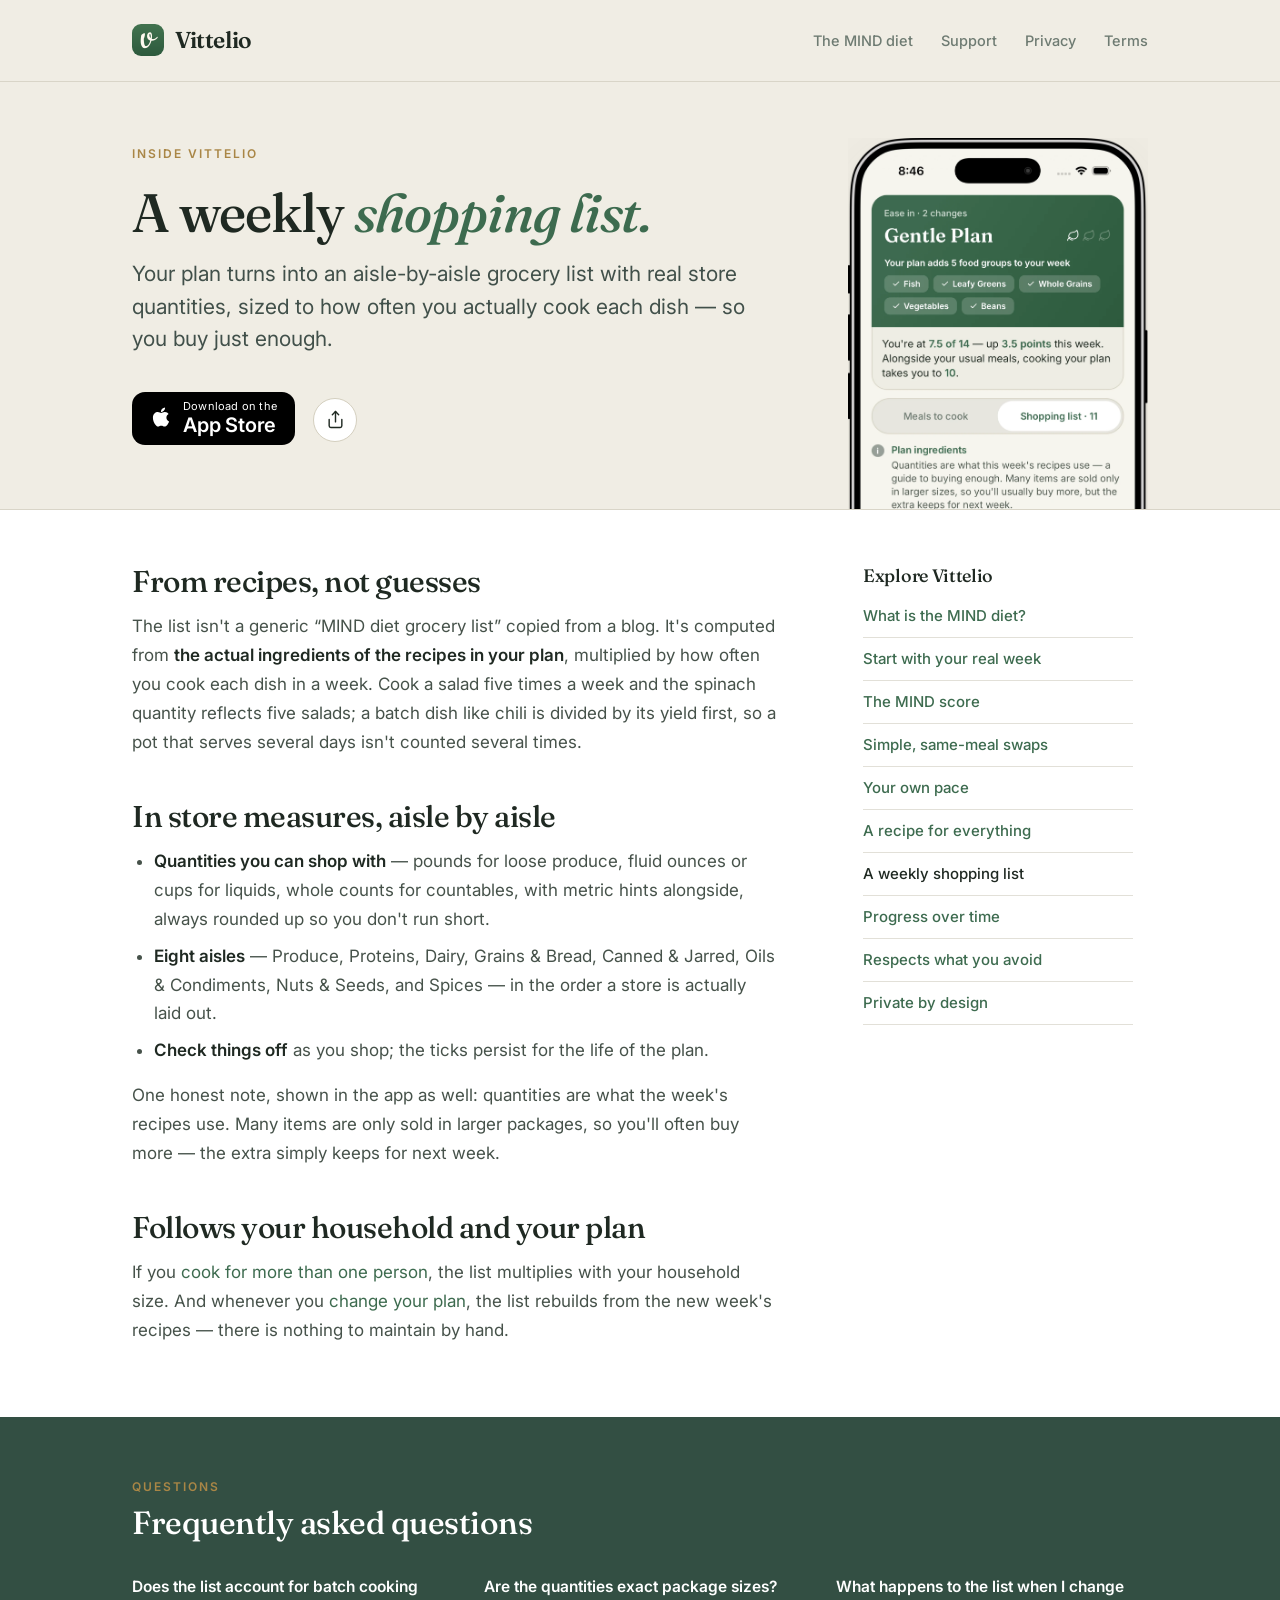
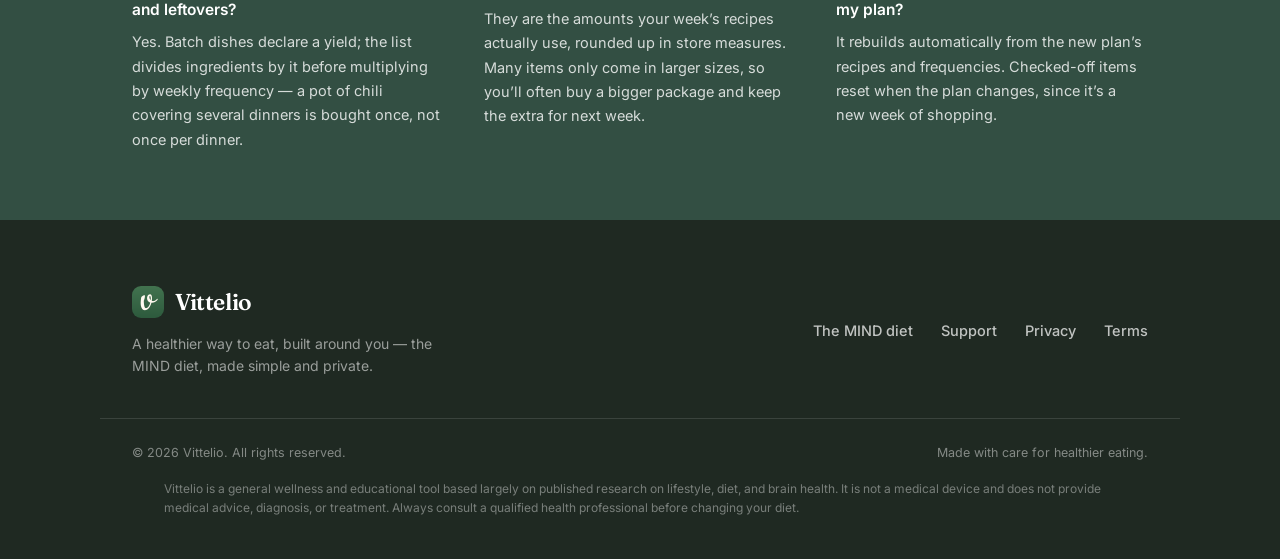
<file: mind-diet-shopping-list.html>
<!DOCTYPE html>
<html lang="en">
<head>
  <meta charset="UTF-8" />
  <meta name="viewport" content="width=device-width, initial-scale=1.0, viewport-fit=cover" />
  <meta name="theme-color" content="#F0EDE4" />
  <title>MIND Diet Shopping List – Built From Your Weekly Plan | Vittelio</title>
  <meta name="description" content="Vittelio turns your plan into an aisle-by-aisle grocery list with real quantities — computed from the actual recipes and how often you cook each dish, scaled to your household." />
  <link rel="canonical" href="https://vittelio.app/mind-diet-shopping-list.html" />
  <meta property="og:title" content="MIND Diet Shopping List – Built From Your Weekly Plan" />
  <meta property="og:description" content="An aisle-by-aisle list with real quantities, sized to how often you actually cook each dish." />
  <meta property="og:type" content="article" />
  <meta property="og:url" content="https://vittelio.app/mind-diet-shopping-list.html" />
  <meta property="og:image" content="https://vittelio.app/images/og-card.png" />
  <link rel="icon" href="favicon.ico" sizes="any" />
  <link rel="icon" type="image/png" sizes="32x32" href="favicon-32.png" />
  <link rel="icon" type="image/png" sizes="16x16" href="favicon-16.png" />
  <link rel="apple-touch-icon" href="favicon-180.png" />
  <link rel="preconnect" href="https://fonts.googleapis.com" />
  <link rel="preconnect" href="https://fonts.gstatic.com" crossorigin />
  <link href="https://fonts.googleapis.com/css2?family=Fraunces:ital,opsz,wght@0,9..144,400;0,9..144,500;0,9..144,600;1,9..144,400;1,9..144,500&family=Inter:wght@400;500;600&display=swap" rel="stylesheet" />
  <link rel="stylesheet" href="styles.css" />
  <script type="application/ld+json">
  {
    "@context": "https://schema.org",
    "@type": "FAQPage",
    "mainEntity": [
      {
        "@type": "Question",
        "name": "Does the list account for batch cooking and leftovers?",
        "acceptedAnswer": {
          "@type": "Answer",
          "text": "Yes. Batch dishes declare a yield; the list divides ingredients by it before multiplying by weekly frequency — a pot of chili covering several dinners is bought once, not once per dinner."
        }
      },
      {
        "@type": "Question",
        "name": "Are the quantities exact package sizes?",
        "acceptedAnswer": {
          "@type": "Answer",
          "text": "They are the amounts your week’s recipes actually use, rounded up in store measures. Many items only come in larger sizes, so you’ll often buy a bigger package and keep the extra for next week."
        }
      },
      {
        "@type": "Question",
        "name": "What happens to the list when I change my plan?",
        "acceptedAnswer": {
          "@type": "Answer",
          "text": "It rebuilds automatically from the new plan’s recipes and frequencies. Checked-off items reset when the plan changes, since it’s a new week of shopping."
        }
      }
    ]
  }
  </script>
</head>
<body>

  <div class="topbar">
    <div class="topbar-inner">
      <a class="brand" href="index.html"><img src="vittelio-icon.png" alt="" />Vittelio</a>
      <nav class="lede-nav">
        <a href="mind-diet.html">The MIND diet</a>
        <a href="support.html">Support</a>
        <a href="privacy.html">Privacy</a>
        <a href="terms.html">Terms</a>
      </nav>
    </div>
  </div>

  <header class="lede lede-doc lede-feature hero-tall hero-shot">
    <div class="wrap lede-body">
      <div class="feature-hero-text">
        <p class="eyebrow">Inside Vittelio</p>
        <h1 class="lede-h">A weekly <em>shopping list.</em></h1>
        <p class="lede-p">Your plan turns into an aisle-by-aisle grocery list with real store quantities, sized to how often you actually cook each dish — so you buy just enough.</p>
        <a class="appstore-badge" href="https://apps.apple.com/app/id6784842527" aria-label="Download on the App Store">
      <svg viewBox="0 0 384 512" width="22" height="22" fill="currentColor" aria-hidden="true"><path d="M318.7 268.7c-.2-36.7 16.4-64.4 50-84.8-18.8-26.9-47.2-41.7-84.7-44.6-35.5-2.8-74.3 20.7-88.5 20.7-15 0-49.4-19.7-76.4-19.7C63.3 141.2 4 184.8 4 273.5q0 39.3 14.4 81.2c12.8 36.7 59 126.7 107.2 125.2 25.2-.6 43-17.9 75.8-17.9 31.8 0 48.3 17.9 76.4 17.9 48.6-.7 90.4-82.5 102.6-119.3-65.2-30.7-61.7-90-61.7-91.9zm-56.6-164.2c27.3-32.4 24.8-61.9 24-72.5-24.1 1.4-52 16.4-67.9 34.9-17.5 19.8-27.8 44.3-25.6 71.9 26.1 2 49.9-11.4 69.5-34.3z"/></svg>
      <span class="appstore-badge-txt"><small>Download on the</small><strong>App Store</strong></span>
    </a>
        <div class="share-wrap">
        <button class="share-btn" type="button" aria-label="Share this page" aria-expanded="false">
          <svg viewBox="0 0 24 24" width="19" height="19" fill="none" stroke="currentColor" stroke-width="1.8" stroke-linecap="round" stroke-linejoin="round" aria-hidden="true"><path d="M4 12v8a2 2 0 0 0 2 2h12a2 2 0 0 0 2-2v-8"/><polyline points="16 6 12 2 8 6"/><line x1="12" y1="2" x2="12" y2="15"/></svg>
        </button>
        <div class="share-pop" hidden>
          <p class="share-pop-title">Share on</p>
          <a class="share-pop-link" data-net="facebook" target="_blank" rel="noopener">Facebook</a>
          <a class="share-pop-link" data-net="threads" target="_blank" rel="noopener">Threads</a>
          <a class="share-pop-link" data-net="bluesky" target="_blank" rel="noopener">Bluesky</a>
          <button class="share-pop-link share-copy" type="button">Copy link</button>
        </div>
        </div>
      </div>
      <figure class="hero-phone">
        <img src="images/mind-diet-shopping-list-phone.webp" width="1319" height="2721" alt="Vittelio’s shopping list showing a produce aisle with checkable rows — garlic, greens 1.25 lb (600 g), lemon, mixed veg — beneath a Gentle Plan summary" fetchpriority="high" />
      </figure>
    </div>
  </header>

  <main class="feature-wrap">
    <article class="article">
      <h2>From recipes, not guesses</h2>
      <p>The list isn't a generic “MIND diet grocery list” copied from a blog. It's computed from <strong>the actual ingredients of the recipes in your plan</strong>, multiplied by how often you cook each dish in a week. Cook a salad five times a week and the spinach quantity reflects five salads; a batch dish like chili is divided by its yield first, so a pot that serves several days isn't counted several times.</p>

      <h2>In store measures, aisle by aisle</h2>
      <ul>
        <li><strong>Quantities you can shop with</strong> — pounds for loose produce, fluid ounces or cups for liquids, whole counts for countables, with metric hints alongside, always rounded up so you don't run short.</li>
        <li><strong>Eight aisles</strong> — Produce, Proteins, Dairy, Grains &amp; Bread, Canned &amp; Jarred, Oils &amp; Condiments, Nuts &amp; Seeds, and Spices — in the order a store is actually laid out.</li>
        <li><strong>Check things off</strong> as you shop; the ticks persist for the life of the plan.</li>
      </ul>
      <p>One honest note, shown in the app as well: quantities are what the week's recipes use. Many items are only sold in larger packages, so you'll often buy more — the extra simply keeps for next week.</p>

      <h2>Follows your household and your plan</h2>
      <p>If you <a href="mind-diet-recipes.html">cook for more than one person</a>, the list multiplies with your household size. And whenever you <a href="mind-diet-plan.html">change your plan</a>, the list rebuilds from the new week's recipes — there is nothing to maintain by hand.</p>
    </article>

    <aside class="side-col">
      <nav class="side-links">
        <h2>Explore Vittelio</h2>
        <a href="mind-diet.html">What is the MIND diet?</a>
        <a href="mind-diet-assessment.html">Start with your real week</a>
        <a href="mind-diet-score.html">The MIND score</a>
        <a href="mind-diet-food-swaps.html">Simple, same-meal swaps</a>
        <a href="mind-diet-plan.html">Your own pace</a>
        <a href="mind-diet-recipes.html">A recipe for everything</a>
        <span class="current">A weekly shopping list</span>
        <a href="mind-diet-tracker.html">Progress over time</a>
        <a href="mind-diet-restrictions.html">Respects what you avoid</a>
        <a href="private-diet-app.html">Private by design</a>
      </nav>
    </aside>
  </main>

  <section class="faq-dark">
    <div class="wrap">
      <p class="eyebrow">Questions</p>
      <h2>Frequently asked questions</h2>
      <div class="faq-cols">
        <div>
          <p class="q">Does the list account for batch cooking and leftovers?</p>
          <p class="a">Yes. Batch dishes declare a yield; the list divides ingredients by it before multiplying by weekly frequency — a pot of chili covering several dinners is bought once, not once per dinner.</p>
        </div>
        <div>
          <p class="q">Are the quantities exact package sizes?</p>
          <p class="a">They are the amounts your week’s recipes actually use, rounded up in store measures. Many items only come in larger sizes, so you’ll often buy a bigger package and keep the extra for next week.</p>
        </div>
        <div>
          <p class="q">What happens to the list when I change my plan?</p>
          <p class="a">It rebuilds automatically from the new plan’s recipes and frequencies. Checked-off items reset when the plan changes, since it’s a new week of shopping.</p>
        </div>
      </div>
    </div>
  </section>

  <footer class="footer">
    <div class="footer-inner">
      <div>
        <a class="brand" href="index.html"><img src="vittelio-icon.png" alt="" />Vittelio</a>
        <p class="tagline">A healthier way to eat, built around you — the MIND diet, made simple and private.</p>
      </div>
      <nav class="footer-links">
        <a href="mind-diet.html">The MIND diet</a>
        <a href="support.html">Support</a>
        <a href="privacy.html">Privacy</a>
        <a href="terms.html">Terms</a>
      </nav>
    </div>
    <div class="footer-base">
      <small>&copy; 2026 Vittelio. All rights reserved.</small>
      <small>Made with care for healthier eating.</small>
    </div>
    <div class="wrap">
      <p class="footer-disclaimer">Vittelio is a general wellness and educational tool based largely on published research on lifestyle, diet, and brain health. It is not a medical device and does not provide medical advice, diagnosis, or treatment. Always consult a qualified health professional before changing your diet.</p>
    </div>
  </footer>

  <script>
    (function () {
      var footer = document.querySelector('.footer');
      if (!footer || !('IntersectionObserver' in window)) return;
      new IntersectionObserver(function (entries) {
        document.body.style.backgroundColor = entries[0].isIntersecting ? '#1F2922' : '';
      }).observe(footer);
    })();
  </script>

  <script>
    (function () {
      var wrap = document.querySelector('.share-wrap');
      if (!wrap) return;
      var btn = wrap.querySelector('.share-btn');
      var pop = wrap.querySelector('.share-pop');
      var url = encodeURIComponent(location.href);
      var text = encodeURIComponent(document.title);
      wrap.querySelector('[data-net="facebook"]').href = 'https://www.facebook.com/sharer/sharer.php?u=' + url;
      wrap.querySelector('[data-net="threads"]').href = 'https://www.threads.net/intent/post?text=' + text + '%20' + url;
      wrap.querySelector('[data-net="bluesky"]').href = 'https://bsky.app/intent/compose?text=' + text + '%20' + url;
      var close = function () { pop.hidden = true; btn.setAttribute('aria-expanded', 'false'); };
      btn.addEventListener('click', function (e) {
        e.stopPropagation();
        var opening = pop.hidden;
        pop.hidden = !opening;
        btn.setAttribute('aria-expanded', String(opening));
      });
      document.addEventListener('click', function (e) {
        if (!pop.hidden && !wrap.contains(e.target)) close();
      });
      var copy = wrap.querySelector('.share-copy');
      copy.addEventListener('click', function () {
        var done = function () {
          copy.textContent = 'Link copied';
          setTimeout(function () { copy.textContent = 'Copy link'; close(); }, 1200);
        };
        if (navigator.clipboard && navigator.clipboard.writeText) {
          navigator.clipboard.writeText(location.href).then(done);
        } else {
          var ta = document.createElement('textarea');
          ta.value = location.href;
          document.body.appendChild(ta);
          ta.select();
          document.execCommand('copy');
          document.body.removeChild(ta);
          done();
        }
      });
    })();
  </script>
  <!-- Statcounter (cookieless: sc_client_storage disabled; no noscript fallback) -->
  <script type="text/javascript">
  var sc_project=13337605;
  var sc_invisible=1;
  var sc_security="8f7153ad";
  var sc_client_storage="disabled";
  </script>
  <script type="text/javascript" src="https://www.statcounter.com/counter/counter.js" async></script>
  <!-- End of Statcounter Code -->

</body>
</html>
</file>
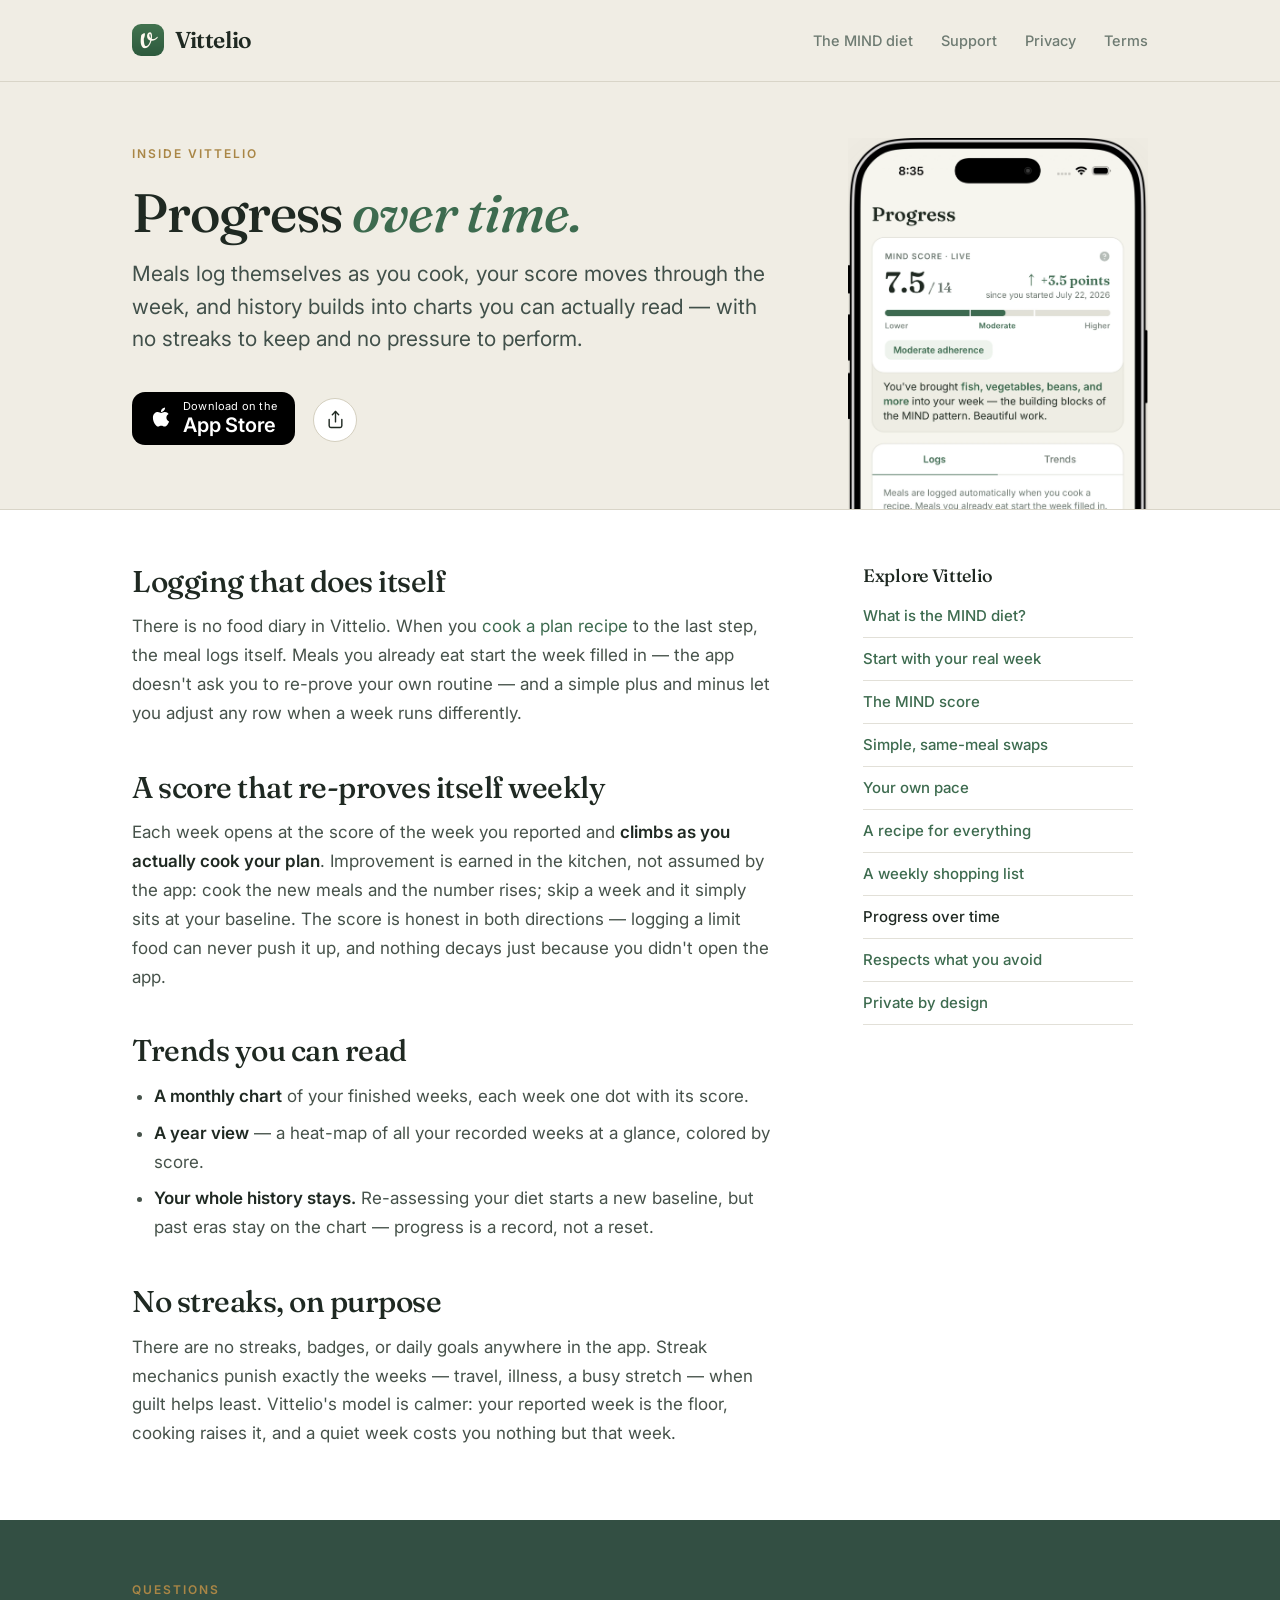
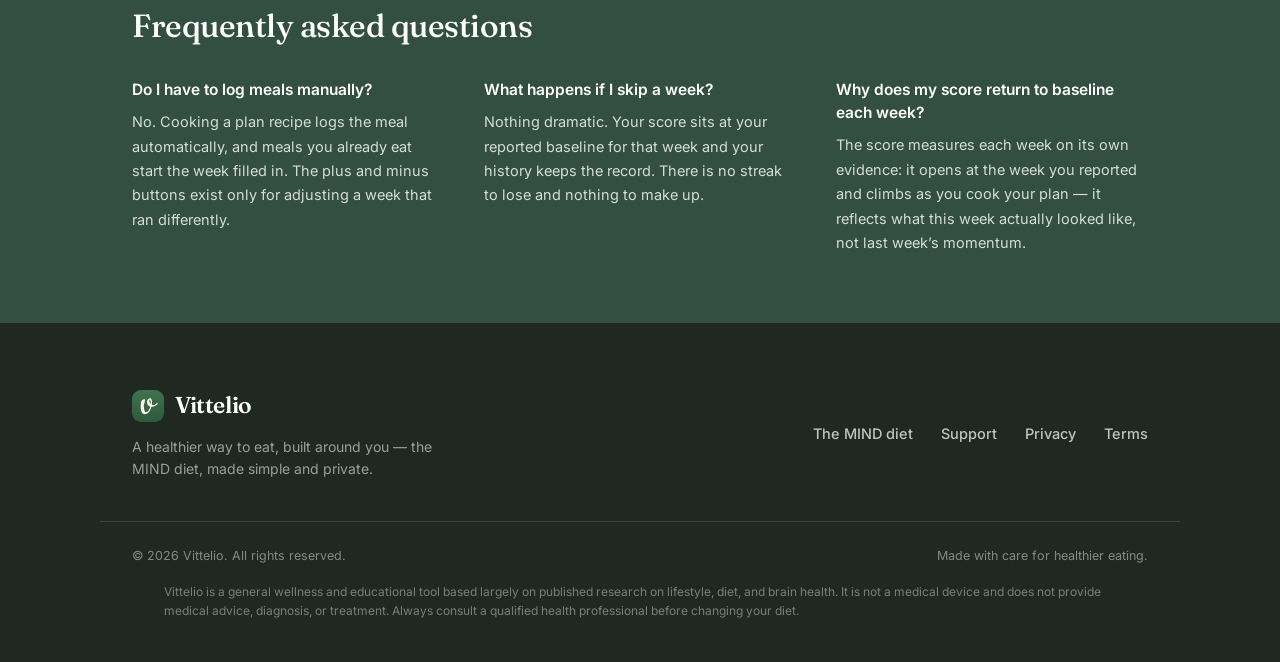
<file: mind-diet-tracker.html>
<!DOCTYPE html>
<html lang="en">
<head>
  <meta charset="UTF-8" />
  <meta name="viewport" content="width=device-width, initial-scale=1.0, viewport-fit=cover" />
  <meta name="theme-color" content="#F0EDE4" />
  <title>MIND Diet Tracker – Progress Without Streaks | Vittelio</title>
  <meta name="description" content="Meals log themselves as you cook, your MIND score moves through the week, and history builds into monthly charts and a year view — no streaks, no badges, no guilt." />
  <link rel="canonical" href="https://vittelio.app/mind-diet-tracker.html" />
  <meta property="og:title" content="MIND Diet Tracker – Progress Without Streaks" />
  <meta property="og:description" content="Cooking is the tracking: meals log themselves, the score moves honestly, and there are no streaks to lose." />
  <meta property="og:type" content="article" />
  <meta property="og:url" content="https://vittelio.app/mind-diet-tracker.html" />
  <meta property="og:image" content="https://vittelio.app/images/og-card.png" />
  <link rel="icon" href="favicon.ico" sizes="any" />
  <link rel="icon" type="image/png" sizes="32x32" href="favicon-32.png" />
  <link rel="icon" type="image/png" sizes="16x16" href="favicon-16.png" />
  <link rel="apple-touch-icon" href="favicon-180.png" />
  <link rel="preconnect" href="https://fonts.googleapis.com" />
  <link rel="preconnect" href="https://fonts.gstatic.com" crossorigin />
  <link href="https://fonts.googleapis.com/css2?family=Fraunces:ital,opsz,wght@0,9..144,400;0,9..144,500;0,9..144,600;1,9..144,400;1,9..144,500&family=Inter:wght@400;500;600&display=swap" rel="stylesheet" />
  <link rel="stylesheet" href="styles.css" />
  <script type="application/ld+json">
  {
    "@context": "https://schema.org",
    "@type": "FAQPage",
    "mainEntity": [
      {
        "@type": "Question",
        "name": "Do I have to log meals manually?",
        "acceptedAnswer": {
          "@type": "Answer",
          "text": "No. Cooking a plan recipe logs the meal automatically, and meals you already eat start the week filled in. The plus and minus buttons exist only for adjusting a week that ran differently."
        }
      },
      {
        "@type": "Question",
        "name": "What happens if I skip a week?",
        "acceptedAnswer": {
          "@type": "Answer",
          "text": "Nothing dramatic. Your score sits at your reported baseline for that week and your history keeps the record. There is no streak to lose and nothing to make up."
        }
      },
      {
        "@type": "Question",
        "name": "Why does my score return to baseline each week?",
        "acceptedAnswer": {
          "@type": "Answer",
          "text": "The score measures each week on its own evidence: it opens at the week you reported and climbs as you cook your plan — it reflects what this week actually looked like, not last week’s momentum."
        }
      }
    ]
  }
  </script>
</head>
<body>

  <div class="topbar">
    <div class="topbar-inner">
      <a class="brand" href="index.html"><img src="vittelio-icon.png" alt="" />Vittelio</a>
      <nav class="lede-nav">
        <a href="mind-diet.html">The MIND diet</a>
        <a href="support.html">Support</a>
        <a href="privacy.html">Privacy</a>
        <a href="terms.html">Terms</a>
      </nav>
    </div>
  </div>

  <header class="lede lede-doc lede-feature hero-tall hero-shot">
    <div class="wrap lede-body">
      <div class="feature-hero-text">
        <p class="eyebrow">Inside Vittelio</p>
        <h1 class="lede-h">Progress <em>over time.</em></h1>
        <p class="lede-p">Meals log themselves as you cook, your score moves through the week, and history builds into charts you can actually read — with no streaks to keep and no pressure to perform.</p>
        <a class="appstore-badge" href="https://apps.apple.com/app/id6784842527" aria-label="Download on the App Store">
      <svg viewBox="0 0 384 512" width="22" height="22" fill="currentColor" aria-hidden="true"><path d="M318.7 268.7c-.2-36.7 16.4-64.4 50-84.8-18.8-26.9-47.2-41.7-84.7-44.6-35.5-2.8-74.3 20.7-88.5 20.7-15 0-49.4-19.7-76.4-19.7C63.3 141.2 4 184.8 4 273.5q0 39.3 14.4 81.2c12.8 36.7 59 126.7 107.2 125.2 25.2-.6 43-17.9 75.8-17.9 31.8 0 48.3 17.9 76.4 17.9 48.6-.7 90.4-82.5 102.6-119.3-65.2-30.7-61.7-90-61.7-91.9zm-56.6-164.2c27.3-32.4 24.8-61.9 24-72.5-24.1 1.4-52 16.4-67.9 34.9-17.5 19.8-27.8 44.3-25.6 71.9 26.1 2 49.9-11.4 69.5-34.3z"/></svg>
      <span class="appstore-badge-txt"><small>Download on the</small><strong>App Store</strong></span>
    </a>
        <div class="share-wrap">
        <button class="share-btn" type="button" aria-label="Share this page" aria-expanded="false">
          <svg viewBox="0 0 24 24" width="19" height="19" fill="none" stroke="currentColor" stroke-width="1.8" stroke-linecap="round" stroke-linejoin="round" aria-hidden="true"><path d="M4 12v8a2 2 0 0 0 2 2h12a2 2 0 0 0 2-2v-8"/><polyline points="16 6 12 2 8 6"/><line x1="12" y1="2" x2="12" y2="15"/></svg>
        </button>
        <div class="share-pop" hidden>
          <p class="share-pop-title">Share on</p>
          <a class="share-pop-link" data-net="facebook" target="_blank" rel="noopener">Facebook</a>
          <a class="share-pop-link" data-net="threads" target="_blank" rel="noopener">Threads</a>
          <a class="share-pop-link" data-net="bluesky" target="_blank" rel="noopener">Bluesky</a>
          <button class="share-pop-link share-copy" type="button">Copy link</button>
        </div>
        </div>
      </div>
      <figure class="hero-phone">
        <img src="images/mind-diet-tracker-phone.webp" width="1319" height="2721" alt="Vittelio’s Progress tab showing a live MIND score of 7.5 out of 14, up 3.5 points since starting, with automatically logged meals below" fetchpriority="high" />
      </figure>
    </div>
  </header>

  <main class="feature-wrap">
    <article class="article">
      <h2>Logging that does itself</h2>
      <p>There is no food diary in Vittelio. When you <a href="mind-diet-recipes.html">cook a plan recipe</a> to the last step, the meal logs itself. Meals you already eat start the week filled in — the app doesn't ask you to re-prove your own routine — and a simple plus and minus let you adjust any row when a week runs differently.</p>

      <h2>A score that re-proves itself weekly</h2>
      <p>Each week opens at the score of the week you reported and <strong>climbs as you actually cook your plan</strong>. Improvement is earned in the kitchen, not assumed by the app: cook the new meals and the number rises; skip a week and it simply sits at your baseline. The score is honest in both directions — logging a limit food can never push it up, and nothing decays just because you didn't open the app.</p>

      <h2>Trends you can read</h2>
      <ul>
        <li><strong>A monthly chart</strong> of your finished weeks, each week one dot with its score.</li>
        <li><strong>A year view</strong> — a heat-map of all your recorded weeks at a glance, colored by score.</li>
        <li><strong>Your whole history stays.</strong> Re-assessing your diet starts a new baseline, but past eras stay on the chart — progress is a record, not a reset.</li>
      </ul>

      <h2>No streaks, on purpose</h2>
      <p>There are no streaks, badges, or daily goals anywhere in the app. Streak mechanics punish exactly the weeks — travel, illness, a busy stretch — when guilt helps least. Vittelio's model is calmer: your reported week is the floor, cooking raises it, and a quiet week costs you nothing but that week.</p>
    </article>

    <aside class="side-col">
      <nav class="side-links">
        <h2>Explore Vittelio</h2>
        <a href="mind-diet.html">What is the MIND diet?</a>
        <a href="mind-diet-assessment.html">Start with your real week</a>
        <a href="mind-diet-score.html">The MIND score</a>
        <a href="mind-diet-food-swaps.html">Simple, same-meal swaps</a>
        <a href="mind-diet-plan.html">Your own pace</a>
        <a href="mind-diet-recipes.html">A recipe for everything</a>
        <a href="mind-diet-shopping-list.html">A weekly shopping list</a>
        <span class="current">Progress over time</span>
        <a href="mind-diet-restrictions.html">Respects what you avoid</a>
        <a href="private-diet-app.html">Private by design</a>
      </nav>
    </aside>
  </main>

  <section class="faq-dark">
    <div class="wrap">
      <p class="eyebrow">Questions</p>
      <h2>Frequently asked questions</h2>
      <div class="faq-cols">
        <div>
          <p class="q">Do I have to log meals manually?</p>
          <p class="a">No. Cooking a plan recipe logs the meal automatically, and meals you already eat start the week filled in. The plus and minus buttons exist only for adjusting a week that ran differently.</p>
        </div>
        <div>
          <p class="q">What happens if I skip a week?</p>
          <p class="a">Nothing dramatic. Your score sits at your reported baseline for that week and your history keeps the record. There is no streak to lose and nothing to make up.</p>
        </div>
        <div>
          <p class="q">Why does my score return to baseline each week?</p>
          <p class="a">The score measures each week on its own evidence: it opens at the week you reported and climbs as you cook your plan — it reflects what this week actually looked like, not last week’s momentum.</p>
        </div>
      </div>
    </div>
  </section>

  <footer class="footer">
    <div class="footer-inner">
      <div>
        <a class="brand" href="index.html"><img src="vittelio-icon.png" alt="" />Vittelio</a>
        <p class="tagline">A healthier way to eat, built around you — the MIND diet, made simple and private.</p>
      </div>
      <nav class="footer-links">
        <a href="mind-diet.html">The MIND diet</a>
        <a href="support.html">Support</a>
        <a href="privacy.html">Privacy</a>
        <a href="terms.html">Terms</a>
      </nav>
    </div>
    <div class="footer-base">
      <small>&copy; 2026 Vittelio. All rights reserved.</small>
      <small>Made with care for healthier eating.</small>
    </div>
    <div class="wrap">
      <p class="footer-disclaimer">Vittelio is a general wellness and educational tool based largely on published research on lifestyle, diet, and brain health. It is not a medical device and does not provide medical advice, diagnosis, or treatment. Always consult a qualified health professional before changing your diet.</p>
    </div>
  </footer>

  <script>
    (function () {
      var footer = document.querySelector('.footer');
      if (!footer || !('IntersectionObserver' in window)) return;
      new IntersectionObserver(function (entries) {
        document.body.style.backgroundColor = entries[0].isIntersecting ? '#1F2922' : '';
      }).observe(footer);
    })();
  </script>

  <script>
    (function () {
      var wrap = document.querySelector('.share-wrap');
      if (!wrap) return;
      var btn = wrap.querySelector('.share-btn');
      var pop = wrap.querySelector('.share-pop');
      var url = encodeURIComponent(location.href);
      var text = encodeURIComponent(document.title);
      wrap.querySelector('[data-net="facebook"]').href = 'https://www.facebook.com/sharer/sharer.php?u=' + url;
      wrap.querySelector('[data-net="threads"]').href = 'https://www.threads.net/intent/post?text=' + text + '%20' + url;
      wrap.querySelector('[data-net="bluesky"]').href = 'https://bsky.app/intent/compose?text=' + text + '%20' + url;
      var close = function () { pop.hidden = true; btn.setAttribute('aria-expanded', 'false'); };
      btn.addEventListener('click', function (e) {
        e.stopPropagation();
        var opening = pop.hidden;
        pop.hidden = !opening;
        btn.setAttribute('aria-expanded', String(opening));
      });
      document.addEventListener('click', function (e) {
        if (!pop.hidden && !wrap.contains(e.target)) close();
      });
      var copy = wrap.querySelector('.share-copy');
      copy.addEventListener('click', function () {
        var done = function () {
          copy.textContent = 'Link copied';
          setTimeout(function () { copy.textContent = 'Copy link'; close(); }, 1200);
        };
        if (navigator.clipboard && navigator.clipboard.writeText) {
          navigator.clipboard.writeText(location.href).then(done);
        } else {
          var ta = document.createElement('textarea');
          ta.value = location.href;
          document.body.appendChild(ta);
          ta.select();
          document.execCommand('copy');
          document.body.removeChild(ta);
          done();
        }
      });
    })();
  </script>
  <!-- Statcounter (cookieless: sc_client_storage disabled; no noscript fallback) -->
  <script type="text/javascript">
  var sc_project=13337605;
  var sc_invisible=1;
  var sc_security="8f7153ad";
  var sc_client_storage="disabled";
  </script>
  <script type="text/javascript" src="https://www.statcounter.com/counter/counter.js" async></script>
  <!-- End of Statcounter Code -->

</body>
</html>
</file>
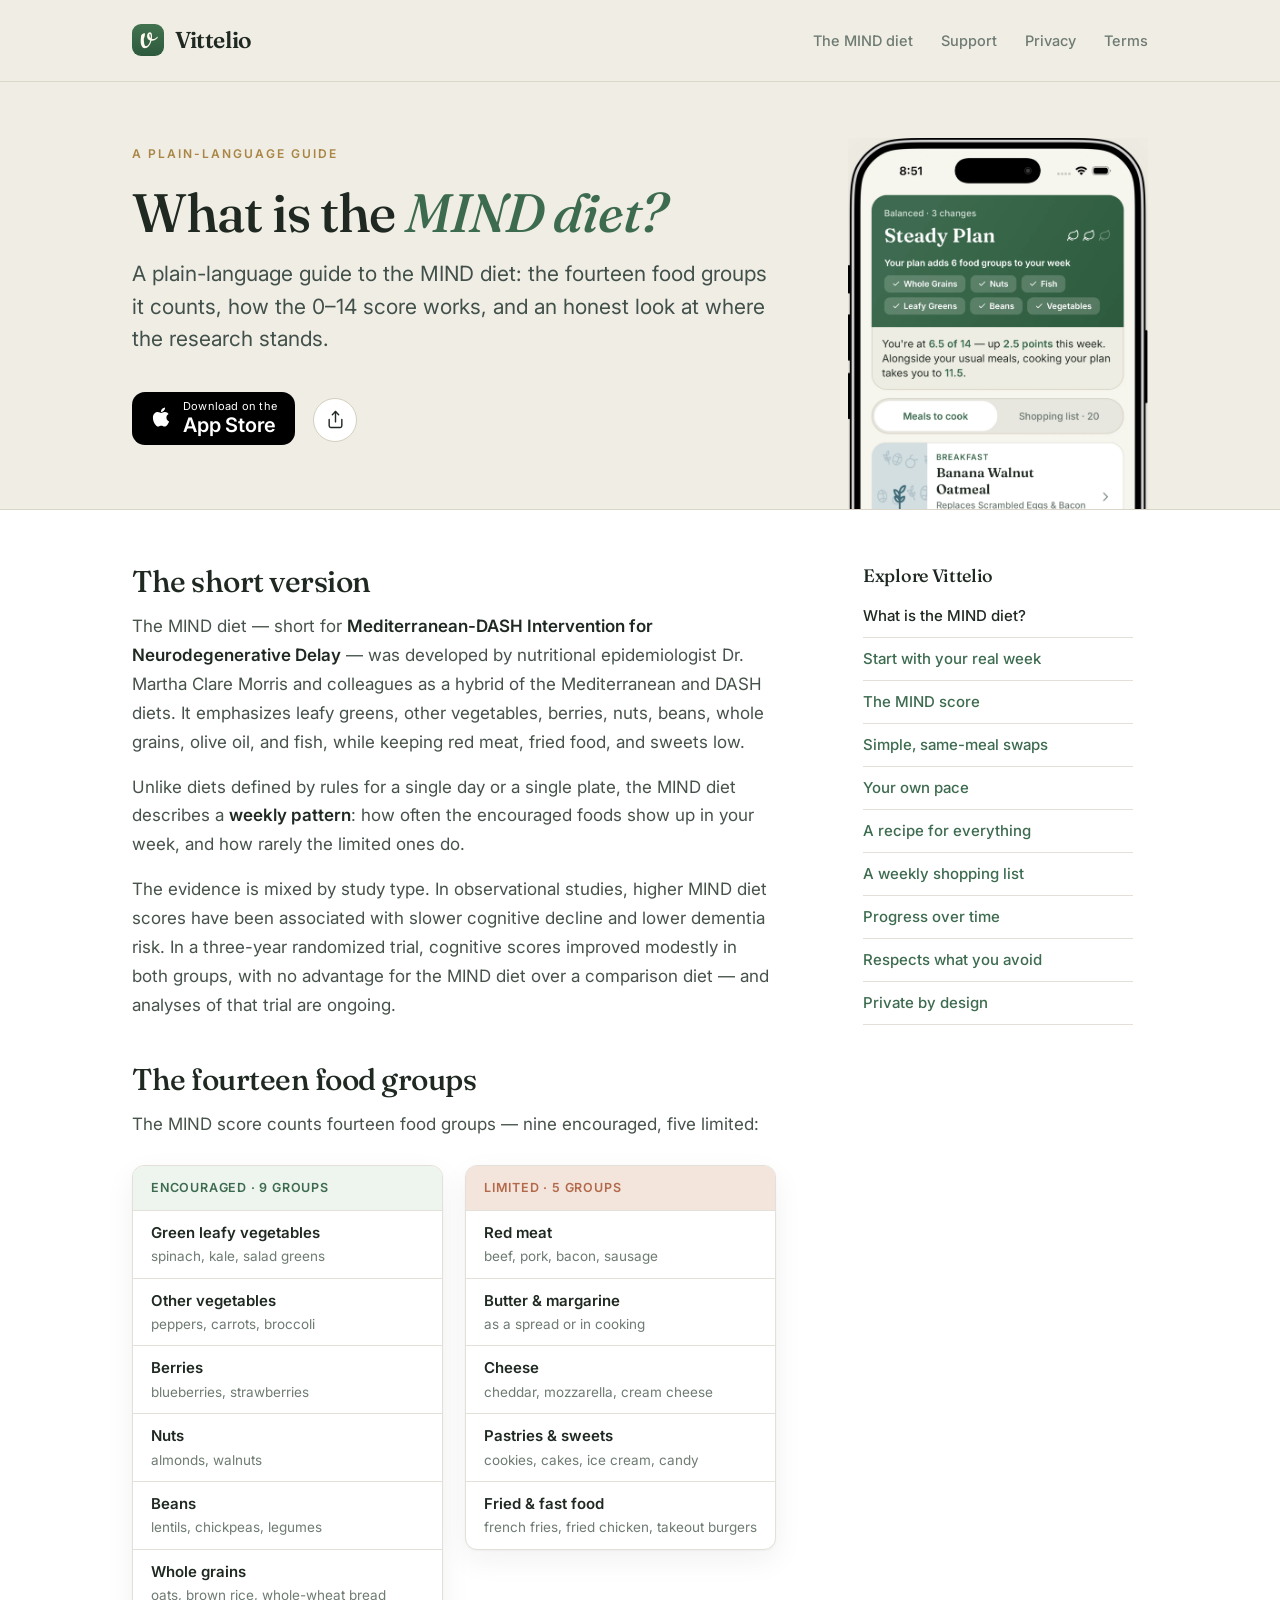
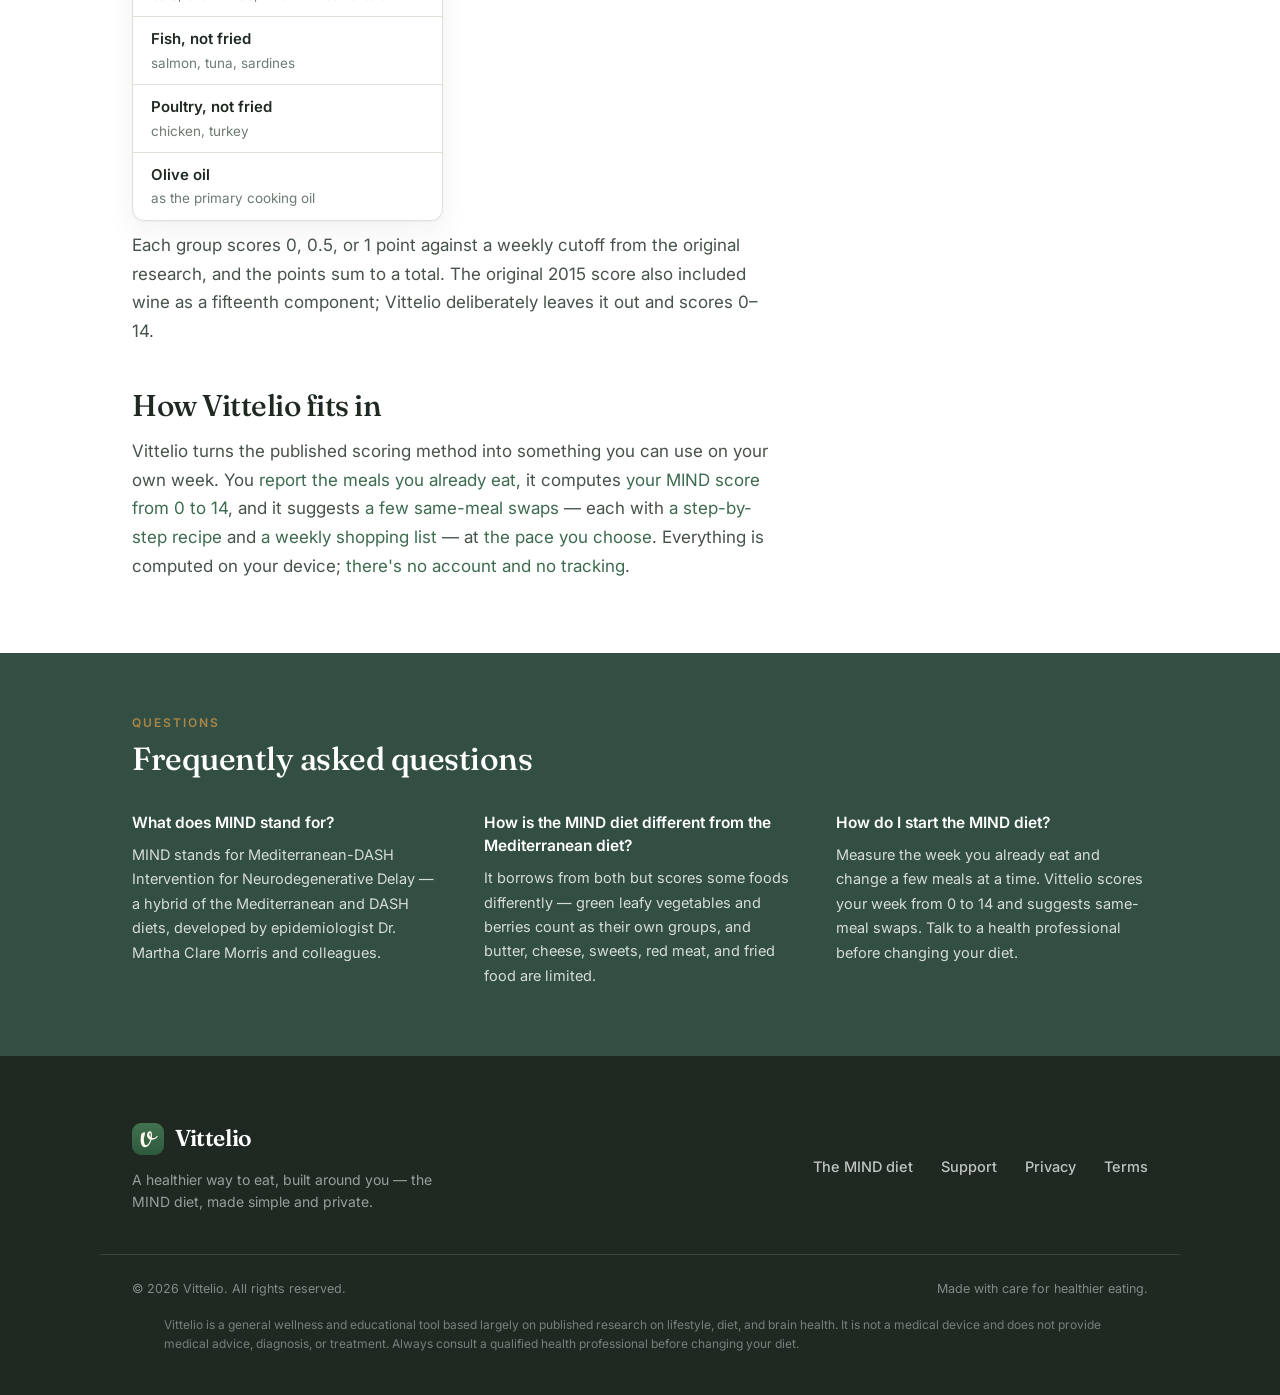
<file: mind-diet.html>
<!DOCTYPE html>
<html lang="en">
<head>
  <meta charset="UTF-8" />
  <meta name="viewport" content="width=device-width, initial-scale=1.0, viewport-fit=cover" />
  <meta name="theme-color" content="#F0EDE4" />
  <title>What Is the MIND Diet? Food Groups, Scoring &amp; Research – Vittelio</title>
  <meta name="description" content="A plain-language guide to the MIND diet: the fourteen food groups it counts, how the 0–14 score works, and an honest look at where the research stands." />
  <link rel="canonical" href="https://vittelio.app/mind-diet.html" />
  <meta property="og:title" content="What Is the MIND Diet? Food Groups, Scoring &amp; Research" />
  <meta property="og:description" content="The fourteen food groups, the 0–14 score, and an honest look at where the research stands." />
  <meta property="og:type" content="article" />
  <meta property="og:url" content="https://vittelio.app/mind-diet.html" />
  <meta property="og:image" content="https://vittelio.app/images/og-card.png" />
  <link rel="icon" href="favicon.ico" sizes="any" />
  <link rel="icon" type="image/png" sizes="32x32" href="favicon-32.png" />
  <link rel="icon" type="image/png" sizes="16x16" href="favicon-16.png" />
  <link rel="apple-touch-icon" href="favicon-180.png" />
  <link rel="preconnect" href="https://fonts.googleapis.com" />
  <link rel="preconnect" href="https://fonts.gstatic.com" crossorigin />
  <link href="https://fonts.googleapis.com/css2?family=Fraunces:ital,opsz,wght@0,9..144,400;0,9..144,500;0,9..144,600;1,9..144,400;1,9..144,500&family=Inter:wght@400;500;600&display=swap" rel="stylesheet" />
  <link rel="stylesheet" href="styles.css" />
  <script type="application/ld+json">
  {
    "@context": "https://schema.org",
    "@type": "FAQPage",
    "mainEntity": [
      {
        "@type": "Question",
        "name": "What does MIND stand for?",
        "acceptedAnswer": { "@type": "Answer", "text": "MIND stands for Mediterranean-DASH Intervention for Neurodegenerative Delay — a hybrid of the Mediterranean and DASH diets, developed by epidemiologist Dr. Martha Clare Morris and colleagues." }
      },
      {
        "@type": "Question",
        "name": "How is the MIND diet different from the Mediterranean diet?",
        "acceptedAnswer": { "@type": "Answer", "text": "It borrows from both but scores some foods differently — green leafy vegetables and berries count as their own groups, and butter, cheese, sweets, red meat, and fried food are limited." }
      },
      {
        "@type": "Question",
        "name": "How do I start the MIND diet?",
        "acceptedAnswer": { "@type": "Answer", "text": "Measure the week you already eat and change a few meals at a time. Vittelio scores your week from 0 to 14 and suggests same-meal swaps. Talk to a health professional before changing your diet." }
      }
    ]
  }
  </script>
</head>
<body>

  <div class="topbar">
    <div class="topbar-inner">
      <a class="brand" href="index.html"><img src="vittelio-icon.png" alt="" />Vittelio</a>
      <nav class="lede-nav">
        <a href="mind-diet.html">The MIND diet</a>
        <a href="support.html">Support</a>
        <a href="privacy.html">Privacy</a>
        <a href="terms.html">Terms</a>
      </nav>
    </div>
  </div>

  <header class="lede lede-doc lede-feature hero-tall hero-shot">
    <div class="wrap lede-body">
      <div class="feature-hero-text">
        <p class="eyebrow">A plain-language guide</p>
        <h1 class="lede-h">What is the <em>MIND diet?</em></h1>
        <p class="lede-p">A plain-language guide to the MIND diet: the fourteen food groups it counts, how the 0–14 score works, and an honest look at where the research stands.</p>
        <a class="appstore-badge" href="https://apps.apple.com/app/id6784842527" aria-label="Download on the App Store">
          <svg viewBox="0 0 384 512" width="22" height="22" fill="currentColor" aria-hidden="true"><path d="M318.7 268.7c-.2-36.7 16.4-64.4 50-84.8-18.8-26.9-47.2-41.7-84.7-44.6-35.5-2.8-74.3 20.7-88.5 20.7-15 0-49.4-19.7-76.4-19.7C63.3 141.2 4 184.8 4 273.5q0 39.3 14.4 81.2c12.8 36.7 59 126.7 107.2 125.2 25.2-.6 43-17.9 75.8-17.9 31.8 0 48.3 17.9 76.4 17.9 48.6-.7 90.4-82.5 102.6-119.3-65.2-30.7-61.7-90-61.7-91.9zm-56.6-164.2c27.3-32.4 24.8-61.9 24-72.5-24.1 1.4-52 16.4-67.9 34.9-17.5 19.8-27.8 44.3-25.6 71.9 26.1 2 49.9-11.4 69.5-34.3z"/></svg>
          <span class="appstore-badge-txt"><small>Download on the</small><strong>App Store</strong></span>
        </a>
        <div class="share-wrap">
        <button class="share-btn" type="button" aria-label="Share this page" aria-expanded="false">
          <svg viewBox="0 0 24 24" width="19" height="19" fill="none" stroke="currentColor" stroke-width="1.8" stroke-linecap="round" stroke-linejoin="round" aria-hidden="true"><path d="M4 12v8a2 2 0 0 0 2 2h12a2 2 0 0 0 2-2v-8"/><polyline points="16 6 12 2 8 6"/><line x1="12" y1="2" x2="12" y2="15"/></svg>
        </button>
        <div class="share-pop" hidden>
          <p class="share-pop-title">Share on</p>
          <a class="share-pop-link" data-net="facebook" target="_blank" rel="noopener">Facebook</a>
          <a class="share-pop-link" data-net="threads" target="_blank" rel="noopener">Threads</a>
          <a class="share-pop-link" data-net="bluesky" target="_blank" rel="noopener">Bluesky</a>
          <button class="share-pop-link share-copy" type="button">Copy link</button>
        </div>
        </div>
      </div>
      <figure class="hero-phone">
        <img src="images/home-phone.webp" width="1319" height="2721" alt="Vittelio's home tab showing a Steady Plan that adds 6 food groups, a score of 6.5 of 14, and meals to cook like banana walnut oatmeal and baked salmon" fetchpriority="high" />
      </figure>
    </div>
  </header>

  <main class="feature-wrap">
    <article class="article">
      <h2>The short version</h2>
      <p>The MIND diet — short for <strong>Mediterranean-DASH Intervention for Neurodegenerative Delay</strong> — was developed by nutritional epidemiologist Dr. Martha Clare Morris and colleagues as a hybrid of the Mediterranean and DASH diets. It emphasizes leafy greens, other vegetables, berries, nuts, beans, whole grains, olive oil, and fish, while keeping red meat, fried food, and sweets low.</p>
      <p>Unlike diets defined by rules for a single day or a single plate, the MIND diet describes a <strong>weekly pattern</strong>: how often the encouraged foods show up in your week, and how rarely the limited ones do.</p>
      <p>The evidence is mixed by study type. In observational studies, higher MIND diet scores have been associated with slower cognitive decline and lower dementia risk. In a three-year randomized trial, cognitive scores improved modestly in both groups, with no advantage for the MIND diet over a comparison diet — and analyses of that trial are ongoing.</p>

      <h2>The fourteen food groups</h2>
      <p>The MIND score counts fourteen food groups — nine encouraged, five limited:</p>
      <div class="groups-tables">
        <div class="groups-card">
          <div class="groups-head groups-head-enc">Encouraged · 9 groups</div>
          <ul>
            <li>Green leafy vegetables <span class="g-ex">spinach, kale, salad greens</span></li>
            <li>Other vegetables <span class="g-ex">peppers, carrots, broccoli</span></li>
            <li>Berries <span class="g-ex">blueberries, strawberries</span></li>
            <li>Nuts <span class="g-ex">almonds, walnuts</span></li>
            <li>Beans <span class="g-ex">lentils, chickpeas, legumes</span></li>
            <li>Whole grains <span class="g-ex">oats, brown rice, whole-wheat bread</span></li>
            <li>Fish, not fried <span class="g-ex">salmon, tuna, sardines</span></li>
            <li>Poultry, not fried <span class="g-ex">chicken, turkey</span></li>
            <li>Olive oil <span class="g-ex">as the primary cooking oil</span></li>
          </ul>
        </div>
        <div class="groups-card">
          <div class="groups-head groups-head-lim">Limited · 5 groups</div>
          <ul>
            <li>Red meat <span class="g-ex">beef, pork, bacon, sausage</span></li>
            <li>Butter &amp; margarine <span class="g-ex">as a spread or in cooking</span></li>
            <li>Cheese <span class="g-ex">cheddar, mozzarella, cream cheese</span></li>
            <li>Pastries &amp; sweets <span class="g-ex">cookies, cakes, ice cream, candy</span></li>
            <li>Fried &amp; fast food <span class="g-ex">french fries, fried chicken, takeout burgers</span></li>
          </ul>
        </div>
      </div>
      <p>Each group scores 0, 0.5, or 1 point against a weekly cutoff from the original research, and the points sum to a total. The original 2015 score also included wine as a fifteenth component; Vittelio deliberately leaves it out and scores 0–14.</p>

      <h2>How Vittelio fits in</h2>
      <p>Vittelio turns the published scoring method into something you can use on your own week. You <a href="mind-diet-assessment.html">report the meals you already eat</a>, it computes <a href="mind-diet-score.html">your MIND score from 0 to 14</a>, and it suggests <a href="mind-diet-food-swaps.html">a few same-meal swaps</a> — each with <a href="mind-diet-recipes.html">a step-by-step recipe</a> and <a href="mind-diet-shopping-list.html">a weekly shopping list</a> — at <a href="mind-diet-plan.html">the pace you choose</a>. Everything is computed on your device; <a href="private-diet-app.html">there's no account and no tracking</a>.</p>

    </article>

    <aside class="side-col">
      <nav class="side-links">
        <h2>Explore Vittelio</h2>
        <span class="current">What is the MIND diet?</span>
        <a href="mind-diet-assessment.html">Start with your real week</a>
        <a href="mind-diet-score.html">The MIND score</a>
        <a href="mind-diet-food-swaps.html">Simple, same-meal swaps</a>
        <a href="mind-diet-plan.html">Your own pace</a>
        <a href="mind-diet-recipes.html">A recipe for everything</a>
        <a href="mind-diet-shopping-list.html">A weekly shopping list</a>
        <a href="mind-diet-tracker.html">Progress over time</a>
        <a href="mind-diet-restrictions.html">Respects what you avoid</a>
        <a href="private-diet-app.html">Private by design</a>
      </nav>
    </aside>
  </main>

  <section class="faq-dark">
    <div class="wrap">
      <p class="eyebrow">Questions</p>
      <h2>Frequently asked questions</h2>
      <div class="faq-cols">
        <div>
          <p class="q">What does MIND stand for?</p>
          <p class="a">MIND stands for Mediterranean-DASH Intervention for Neurodegenerative Delay — a hybrid of the Mediterranean and DASH diets, developed by epidemiologist Dr. Martha Clare Morris and colleagues.</p>
        </div>
        <div>
          <p class="q">How is the MIND diet different from the Mediterranean diet?</p>
          <p class="a">It borrows from both but scores some foods differently — green leafy vegetables and berries count as their own groups, and butter, cheese, sweets, red meat, and fried food are limited.</p>
        </div>
        <div>
          <p class="q">How do I start the MIND diet?</p>
          <p class="a">Measure the week you already eat and change a few meals at a time. Vittelio scores your week from 0 to 14 and suggests same-meal swaps. Talk to a health professional before changing your diet.</p>
        </div>
      </div>
    </div>
  </section>

  <footer class="footer">
    <div class="footer-inner">
      <div>
        <a class="brand" href="index.html"><img src="vittelio-icon.png" alt="" />Vittelio</a>
        <p class="tagline">A healthier way to eat, built around you — the MIND diet, made simple and private.</p>
      </div>
      <nav class="footer-links">
        <a href="mind-diet.html">The MIND diet</a>
        <a href="support.html">Support</a>
        <a href="privacy.html">Privacy</a>
        <a href="terms.html">Terms</a>
      </nav>
    </div>
    <div class="footer-base">
      <small>&copy; 2026 Vittelio. All rights reserved.</small>
      <small>Made with care for healthier eating.</small>
    </div>
    <div class="wrap">
      <p class="footer-disclaimer">Vittelio is a general wellness and educational tool based largely on published research on lifestyle, diet, and brain health. It is not a medical device and does not provide medical advice, diagnosis, or treatment. Always consult a qualified health professional before changing your diet.</p>
    </div>
  </footer>

  <script>
    (function () {
      var footer = document.querySelector('.footer');
      if (!footer || !('IntersectionObserver' in window)) return;
      new IntersectionObserver(function (entries) {
        document.body.style.backgroundColor = entries[0].isIntersecting ? '#1F2922' : '';
      }).observe(footer);
    })();
  </script>

  <script>
    (function () {
      var wrap = document.querySelector('.share-wrap');
      if (!wrap) return;
      var btn = wrap.querySelector('.share-btn');
      var pop = wrap.querySelector('.share-pop');
      var url = encodeURIComponent(location.href);
      var text = encodeURIComponent(document.title);
      wrap.querySelector('[data-net="facebook"]').href = 'https://www.facebook.com/sharer/sharer.php?u=' + url;
      wrap.querySelector('[data-net="threads"]').href = 'https://www.threads.net/intent/post?text=' + text + '%20' + url;
      wrap.querySelector('[data-net="bluesky"]').href = 'https://bsky.app/intent/compose?text=' + text + '%20' + url;
      var close = function () { pop.hidden = true; btn.setAttribute('aria-expanded', 'false'); };
      btn.addEventListener('click', function (e) {
        e.stopPropagation();
        var opening = pop.hidden;
        pop.hidden = !opening;
        btn.setAttribute('aria-expanded', String(opening));
      });
      document.addEventListener('click', function (e) {
        if (!pop.hidden && !wrap.contains(e.target)) close();
      });
      var copy = wrap.querySelector('.share-copy');
      copy.addEventListener('click', function () {
        var done = function () {
          copy.textContent = 'Link copied';
          setTimeout(function () { copy.textContent = 'Copy link'; close(); }, 1200);
        };
        if (navigator.clipboard && navigator.clipboard.writeText) {
          navigator.clipboard.writeText(location.href).then(done);
        } else {
          var ta = document.createElement('textarea');
          ta.value = location.href;
          document.body.appendChild(ta);
          ta.select();
          document.execCommand('copy');
          document.body.removeChild(ta);
          done();
        }
      });
    })();
  </script>
  <!-- Statcounter (cookieless: sc_client_storage disabled; no noscript fallback) -->
  <script type="text/javascript">
  var sc_project=13337605;
  var sc_invisible=1;
  var sc_security="8f7153ad";
  var sc_client_storage="disabled";
  </script>
  <script type="text/javascript" src="https://www.statcounter.com/counter/counter.js" async></script>
  <!-- End of Statcounter Code -->

</body>
</html>
</file>
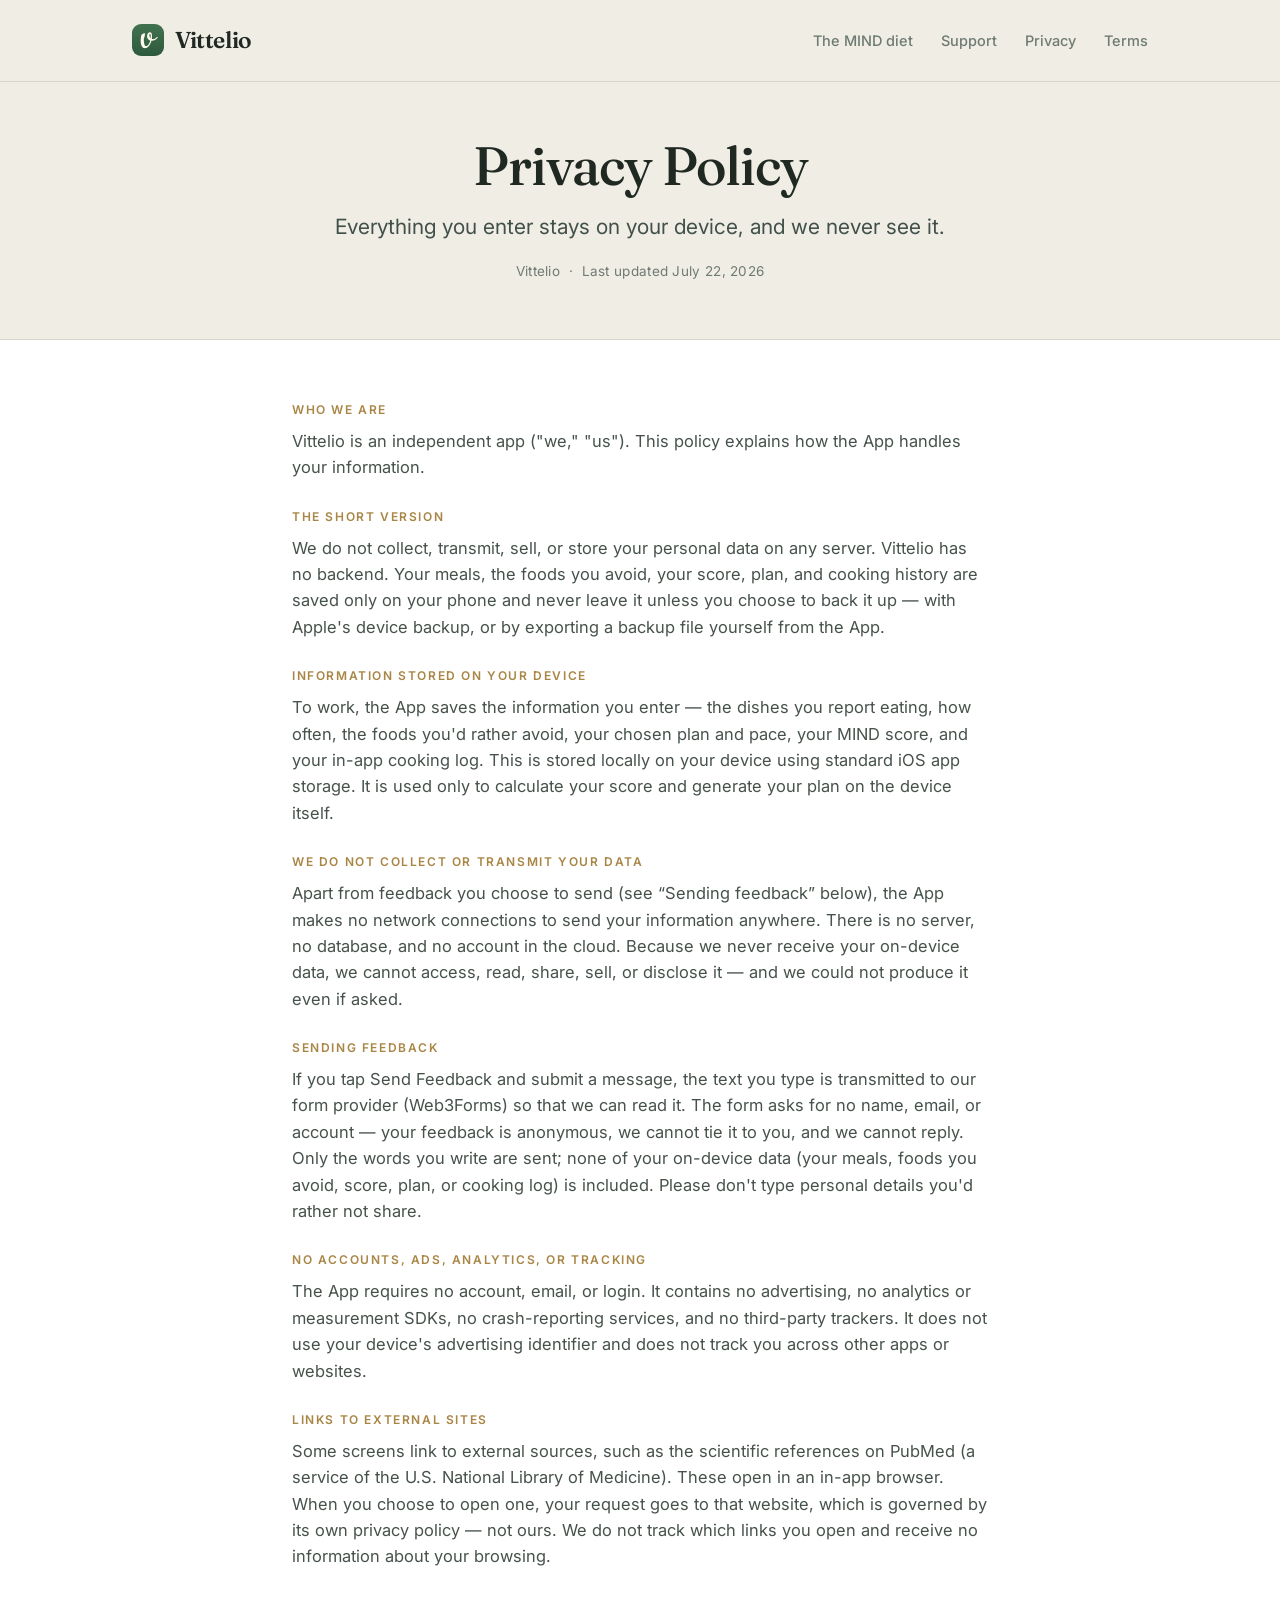
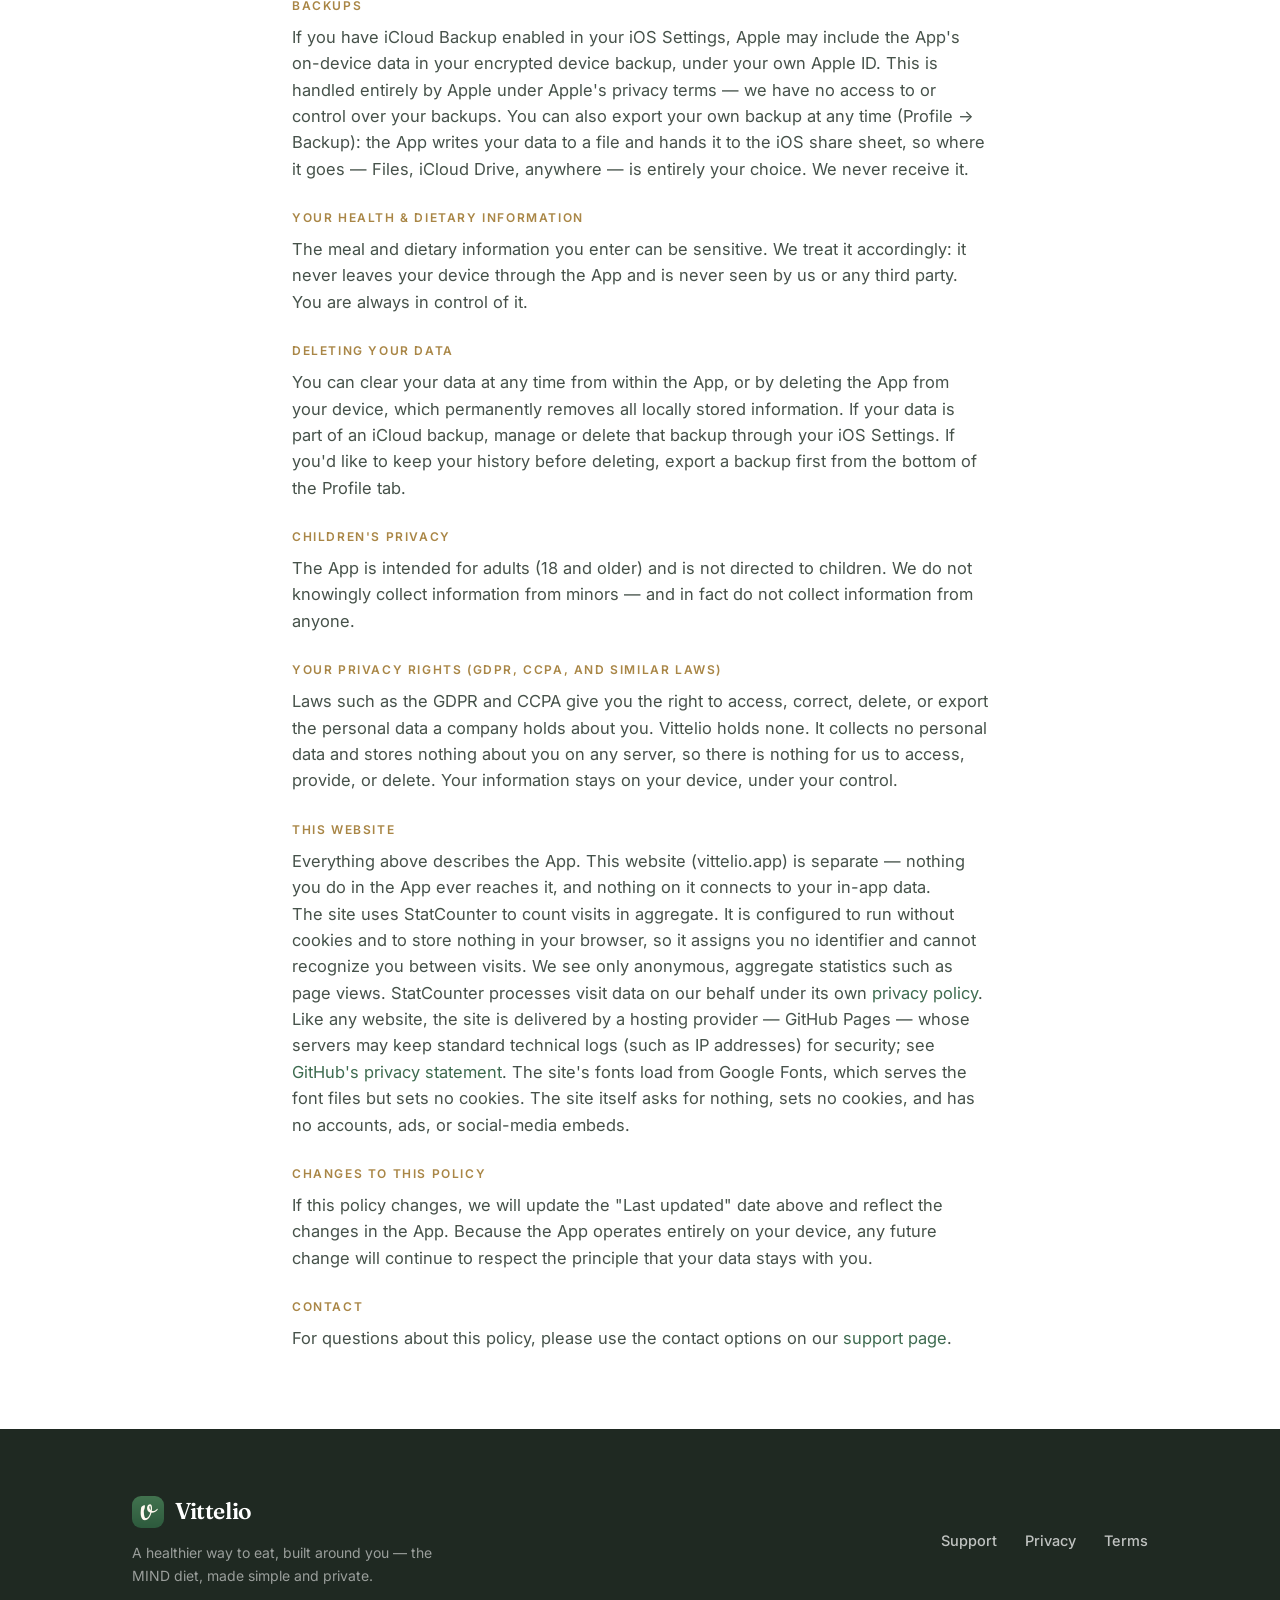
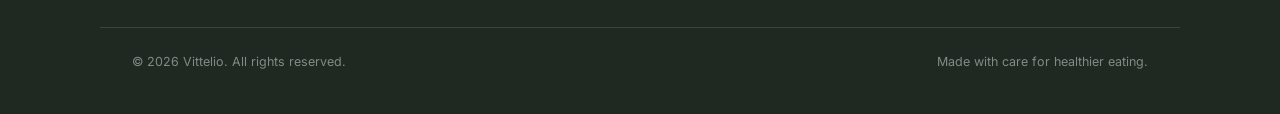
<file: privacy.html>
<!DOCTYPE html>
<html lang="en">
<head>
  <meta charset="UTF-8" />
  <meta name="viewport" content="width=device-width, initial-scale=1.0, viewport-fit=cover" />
  <meta name="theme-color" content="#F0EDE4" />
  <title>Privacy Policy — Vittelio</title>
  <meta name="description" content="Vittelio's privacy policy. The short version: everything you enter stays on your device, and we never see it." />
  <meta property="og:title" content="Privacy Policy — Vittelio" />
  <meta property="og:description" content="Vittelio's privacy policy. The short version: everything you enter stays on your device, and we never see it." />
  <meta property="og:type" content="website" />
  <meta property="og:url" content="https://vittelio.app/privacy.html" />
  <meta property="og:image" content="https://vittelio.app/images/og-card.png" />
  <link rel="canonical" href="https://vittelio.app/privacy.html" />
  <link rel="icon" href="favicon.ico" sizes="any" />
  <link rel="icon" type="image/png" sizes="32x32" href="favicon-32.png" />
  <link rel="icon" type="image/png" sizes="16x16" href="favicon-16.png" />
  <link rel="apple-touch-icon" href="favicon-180.png" />
  <link rel="preconnect" href="https://fonts.googleapis.com" />
  <link rel="preconnect" href="https://fonts.gstatic.com" crossorigin />
  <link href="https://fonts.googleapis.com/css2?family=Fraunces:opsz,wght@9..144,500;9..144,600;9..144,700&family=Inter:wght@400;500;600;700&display=swap" rel="stylesheet" />
  <link rel="stylesheet" href="styles.css" />
</head>
<body>

  <div class="topbar">
    <div class="topbar-inner">
      <a class="brand" href="index.html"><img src="vittelio-icon.png" alt="" />Vittelio</a>
      <nav class="lede-nav">
        <a href="mind-diet.html">The MIND diet</a>
        <a href="support.html">Support</a>
        <a href="privacy.html">Privacy</a>
        <a href="terms.html">Terms</a>
      </nav>
    </div>
  </div>

  <header class="lede center lede-doc">
    <div class="wrap lede-body">
      <h1 class="lede-h">Privacy Policy</h1>
      <p class="lede-p">Everything you enter stays on your device, and we never see it.</p>
      <p class="lede-note">Vittelio &nbsp;·&nbsp; Last updated July 22, 2026</p>
    </div>
  </header>

  <main class="page legal">
    <section>
      <h2>Who we are</h2>
      <p>Vittelio is an independent app ("we," "us"). This policy explains how the App handles your information.</p>
    </section>

    <section>
      <h2>The short version</h2>
      <p>We do not collect, transmit, sell, or store your personal data on any server. Vittelio has no backend. Your meals, the foods you avoid, your score, plan, and cooking history are saved only on your phone and never leave it unless you choose to back it up — with Apple's device backup, or by exporting a backup file yourself from the App.</p>
    </section>

    <section>
      <h2>Information stored on your device</h2>
      <p>To work, the App saves the information you enter — the dishes you report eating, how often, the foods you'd rather avoid, your chosen plan and pace, your MIND score, and your in-app cooking log. This is stored locally on your device using standard iOS app storage. It is used only to calculate your score and generate your plan on the device itself.</p>
    </section>

    <section>
      <h2>We do not collect or transmit your data</h2>
      <p>Apart from feedback you choose to send (see &ldquo;Sending feedback&rdquo; below), the App makes no network connections to send your information anywhere. There is no server, no database, and no account in the cloud. Because we never receive your on-device data, we cannot access, read, share, sell, or disclose it — and we could not produce it even if asked.</p>
    </section>

    <section>
      <h2>Sending feedback</h2>
      <p>If you tap Send Feedback and submit a message, the text you type is transmitted to our form provider (Web3Forms) so that we can read it. The form asks for no name, email, or account — your feedback is anonymous, we cannot tie it to you, and we cannot reply. Only the words you write are sent; none of your on-device data (your meals, foods you avoid, score, plan, or cooking log) is included. Please don't type personal details you'd rather not share.</p>
    </section>

    <section>
      <h2>No accounts, ads, analytics, or tracking</h2>
      <p>The App requires no account, email, or login. It contains no advertising, no analytics or measurement SDKs, no crash-reporting services, and no third-party trackers. It does not use your device's advertising identifier and does not track you across other apps or websites.</p>
    </section>

    <section>
      <h2>Links to external sites</h2>
      <p>Some screens link to external sources, such as the scientific references on PubMed (a service of the U.S. National Library of Medicine). These open in an in-app browser. When you choose to open one, your request goes to that website, which is governed by its own privacy policy — not ours. We do not track which links you open and receive no information about your browsing.</p>
    </section>

    <section>
      <h2>Backups</h2>
      <p>If you have iCloud Backup enabled in your iOS Settings, Apple may include the App's on-device data in your encrypted device backup, under your own Apple ID. This is handled entirely by Apple under Apple's privacy terms — we have no access to or control over your backups. You can also export your own backup at any time (Profile → Backup): the App writes your data to a file and hands it to the iOS share sheet, so where it goes — Files, iCloud Drive, anywhere — is entirely your choice. We never receive it.</p>
    </section>

    <section>
      <h2>Your health &amp; dietary information</h2>
      <p>The meal and dietary information you enter can be sensitive. We treat it accordingly: it never leaves your device through the App and is never seen by us or any third party. You are always in control of it.</p>
    </section>

    <section>
      <h2>Deleting your data</h2>
      <p>You can clear your data at any time from within the App, or by deleting the App from your device, which permanently removes all locally stored information. If your data is part of an iCloud backup, manage or delete that backup through your iOS Settings. If you'd like to keep your history before deleting, export a backup first from the bottom of the Profile tab.</p>
    </section>

    <section>
      <h2>Children's privacy</h2>
      <p>The App is intended for adults (18 and older) and is not directed to children. We do not knowingly collect information from minors — and in fact do not collect information from anyone.</p>
    </section>

    <section>
      <h2>Your privacy rights (GDPR, CCPA, and similar laws)</h2>
      <p>Laws such as the GDPR and CCPA give you the right to access, correct, delete, or export the personal data a company holds about you. Vittelio holds none. It collects no personal data and stores nothing about you on any server, so there is nothing for us to access, provide, or delete. Your information stays on your device, under your control.</p>
    </section>

    <section>
      <h2>This website</h2>
      <p>Everything above describes the App. This website (vittelio.app) is separate — nothing you do in the App ever reaches it, and nothing on it connects to your in-app data.</p>
      <p>The site uses StatCounter to count visits in aggregate. It is configured to run without cookies and to store nothing in your browser, so it assigns you no identifier and cannot recognize you between visits. We see only anonymous, aggregate statistics such as page views. StatCounter processes visit data on our behalf under its own <a href="https://statcounter.com/about/legal/" target="_blank" rel="noopener">privacy policy</a>.</p>
      <p>Like any website, the site is delivered by a hosting provider — GitHub Pages — whose servers may keep standard technical logs (such as IP addresses) for security; see <a href="https://docs.github.com/en/site-policy/privacy-policies/github-general-privacy-statement" target="_blank" rel="noopener">GitHub's privacy statement</a>. The site's fonts load from Google Fonts, which serves the font files but sets no cookies. The site itself asks for nothing, sets no cookies, and has no accounts, ads, or social-media embeds.</p>
    </section>

    <section>
      <h2>Changes to this policy</h2>
      <p>If this policy changes, we will update the "Last updated" date above and reflect the changes in the App. Because the App operates entirely on your device, any future change will continue to respect the principle that your data stays with you.</p>
    </section>

    <section>
      <h2>Contact</h2>
      <p>For questions about this policy, please use the contact options on our <a href="support.html">support page</a>.</p>
    </section>
  </main>

  <footer class="footer">
    <div class="footer-inner">
      <div>
        <a class="brand" href="index.html"><img src="vittelio-icon.png" alt="" />Vittelio</a>
        <p class="tagline">A healthier way to eat, built around you — the MIND diet, made simple and private.</p>
      </div>
      <nav class="footer-links">
        <a href="support.html">Support</a>
        <a href="privacy.html">Privacy</a>
        <a href="terms.html">Terms</a>
      </nav>
    </div>
    <div class="footer-base">
      <small>&copy; 2026 Vittelio. All rights reserved.</small>
      <small>Made with care for healthier eating.</small>
    </div>
  </footer>

  <!-- iPhone Safari tints its top AND bottom bar regions from body's background-color
       (one color for both — html background / theme-color / content behind the bars are
       all ignored). Paper is right everywhere except over the dark footer, so swap to
       ink while the footer is on screen; body's visible pixels come from its
       background-IMAGE, so the page itself never changes. -->
  <script>
    (function () {
      var footer = document.querySelector('.footer');
      if (!footer || !('IntersectionObserver' in window)) return;
      new IntersectionObserver(function (entries) {
        document.body.style.backgroundColor = entries[0].isIntersecting ? '#1F2922' : '';
      }).observe(footer);
    })();
  </script>

  <!-- Statcounter (cookieless: sc_client_storage disabled; no noscript fallback) -->
  <script type="text/javascript">
  var sc_project=13337605;
  var sc_invisible=1;
  var sc_security="8f7153ad";
  var sc_client_storage="disabled";
  </script>
  <script type="text/javascript" src="https://www.statcounter.com/counter/counter.js" async></script>
  <!-- End of Statcounter Code -->

</body>
</html>
</file>
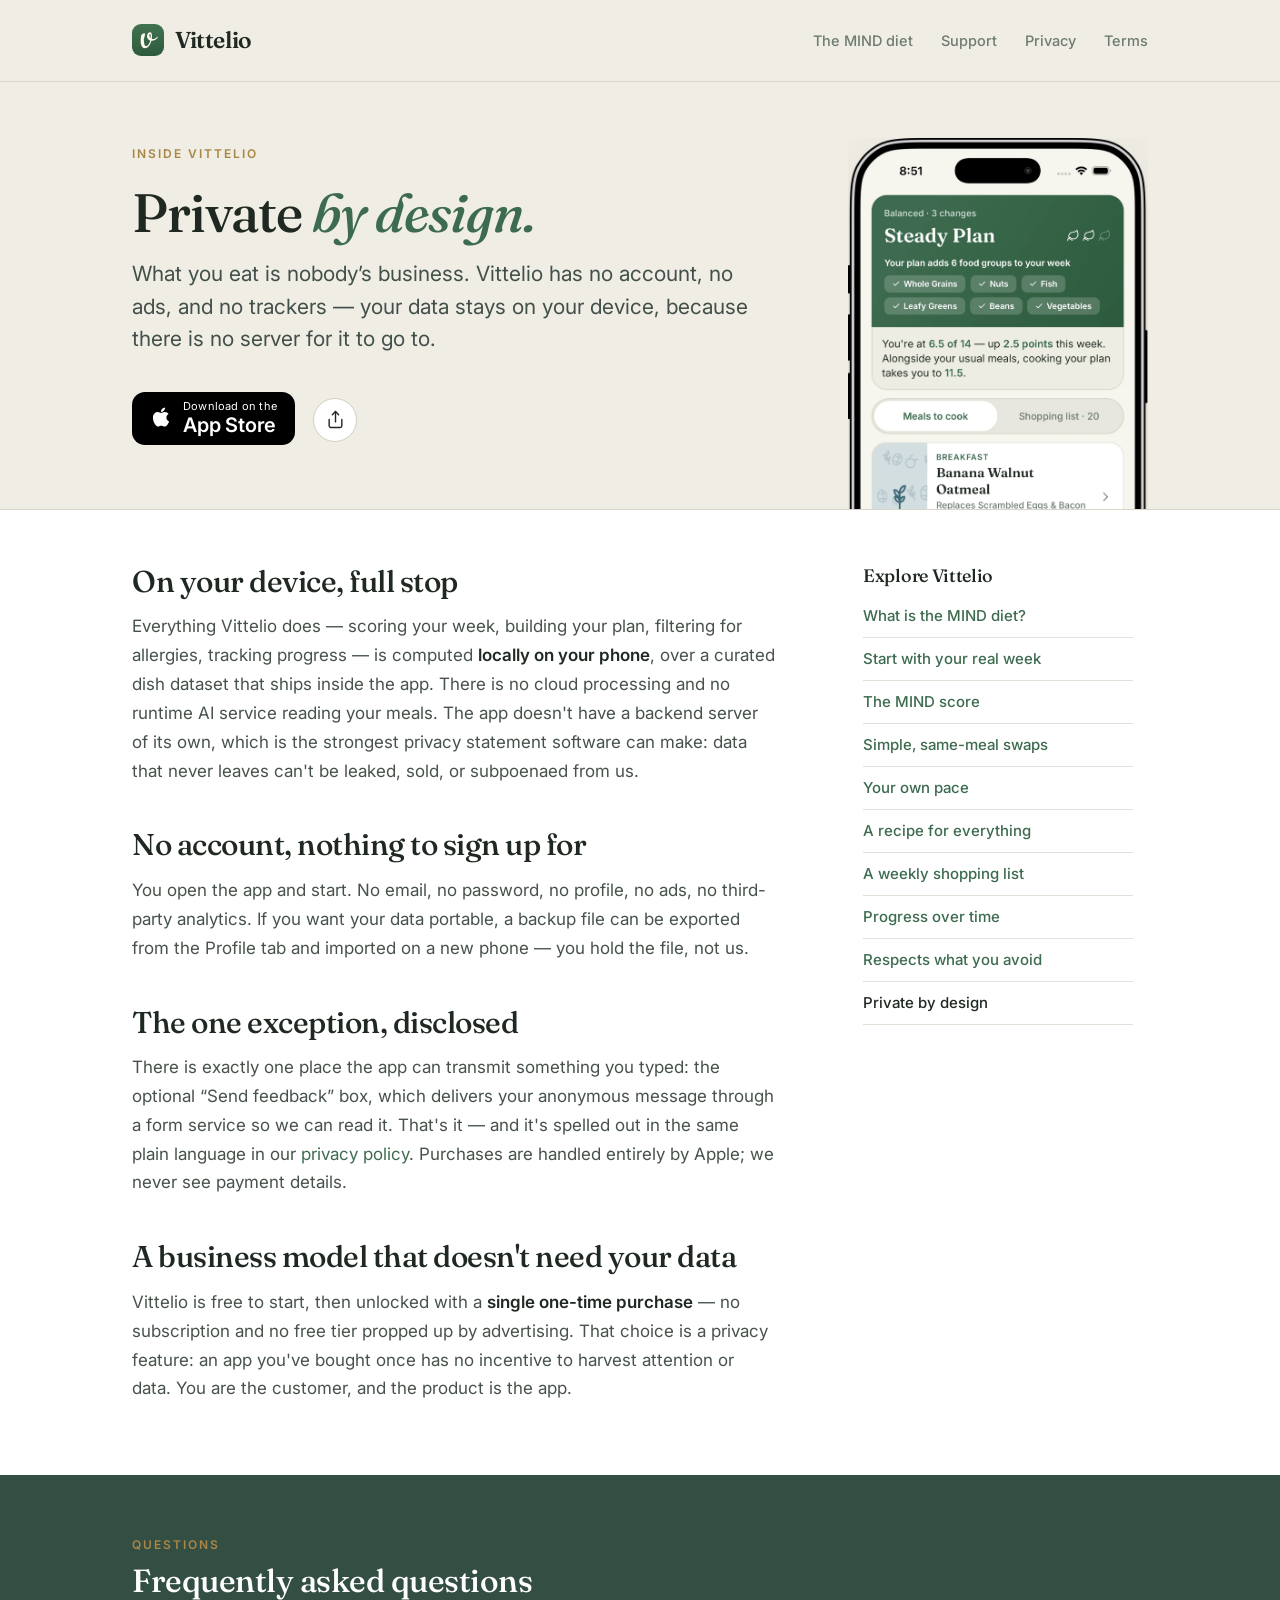
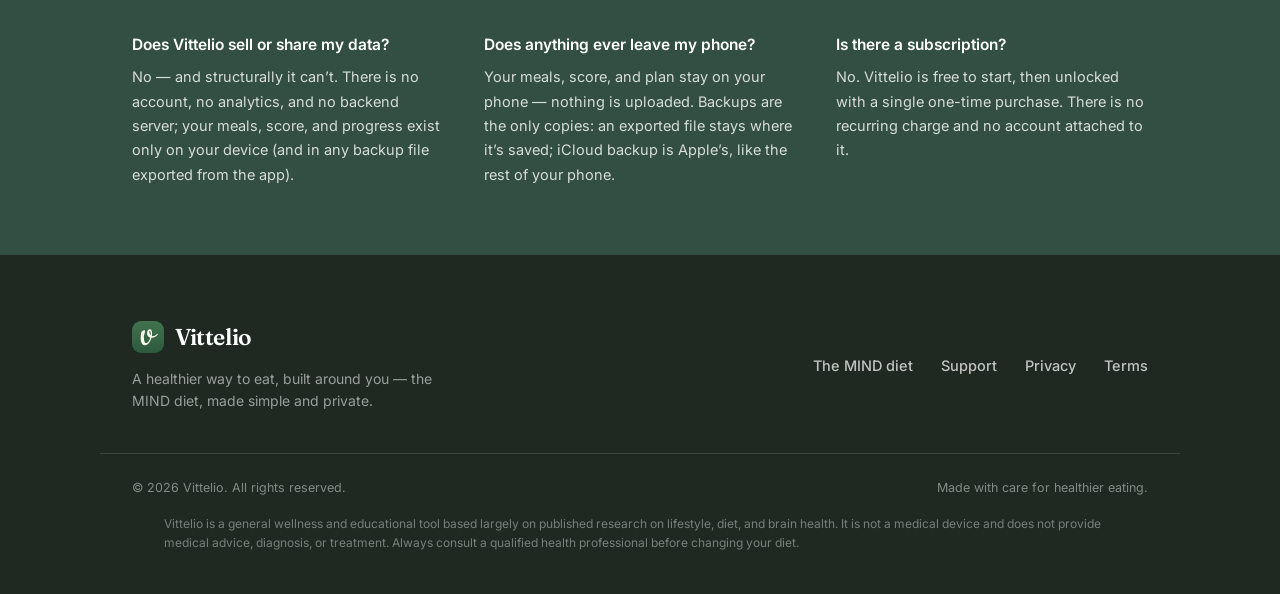
<file: private-diet-app.html>
<!DOCTYPE html>
<html lang="en">
<head>
  <meta charset="UTF-8" />
  <meta name="viewport" content="width=device-width, initial-scale=1.0, viewport-fit=cover" />
  <meta name="theme-color" content="#F0EDE4" />
  <title>A Private Diet App – No Account, No Ads, No Tracking | Vittelio</title>
  <meta name="description" content="Vittelio has no account, no ads, and no trackers. Everything is computed on your device — the app has no backend server of its own, and a one-time purchase replaces subscriptions." />
  <link rel="canonical" href="https://vittelio.app/private-diet-app.html" />
  <meta property="og:title" content="A Private Diet App – No Account, No Ads, No Tracking" />
  <meta property="og:description" content="No account, no ads, no trackers. Your data stays on your device — Vittelio has no server of its own." />
  <meta property="og:type" content="article" />
  <meta property="og:url" content="https://vittelio.app/private-diet-app.html" />
  <meta property="og:image" content="https://vittelio.app/images/og-card.png" />
  <link rel="icon" href="favicon.ico" sizes="any" />
  <link rel="icon" type="image/png" sizes="32x32" href="favicon-32.png" />
  <link rel="icon" type="image/png" sizes="16x16" href="favicon-16.png" />
  <link rel="apple-touch-icon" href="favicon-180.png" />
  <link rel="preconnect" href="https://fonts.googleapis.com" />
  <link rel="preconnect" href="https://fonts.gstatic.com" crossorigin />
  <link href="https://fonts.googleapis.com/css2?family=Fraunces:ital,opsz,wght@0,9..144,400;0,9..144,500;0,9..144,600;1,9..144,400;1,9..144,500&family=Inter:wght@400;500;600&display=swap" rel="stylesheet" />
  <link rel="stylesheet" href="styles.css" />
  <script type="application/ld+json">
  {
    "@context": "https://schema.org",
    "@type": "FAQPage",
    "mainEntity": [
      {
        "@type": "Question",
        "name": "Does Vittelio sell or share my data?",
        "acceptedAnswer": {
          "@type": "Answer",
          "text": "No — and structurally it can’t. There is no account, no analytics, and no backend server; your meals, score, and progress exist only on your device (and in any backup file exported from the app)."
        }
      },
      {
        "@type": "Question",
        "name": "Does anything ever leave my phone?",
        "acceptedAnswer": {
          "@type": "Answer",
          "text": "Your meals, score, and plan stay on your phone — nothing is uploaded. Backups are the only copies: an exported file stays where it’s saved; iCloud backup is Apple’s, like the rest of your phone."
        }
      },
      {
        "@type": "Question",
        "name": "Is there a subscription?",
        "acceptedAnswer": {
          "@type": "Answer",
          "text": "No. Vittelio is free to start, then unlocked with a single one-time purchase. There is no recurring charge and no account attached to it."
        }
      }
    ]
  }
  </script>
</head>
<body>

  <div class="topbar">
    <div class="topbar-inner">
      <a class="brand" href="index.html"><img src="vittelio-icon.png" alt="" />Vittelio</a>
      <nav class="lede-nav">
        <a href="mind-diet.html">The MIND diet</a>
        <a href="support.html">Support</a>
        <a href="privacy.html">Privacy</a>
        <a href="terms.html">Terms</a>
      </nav>
    </div>
  </div>

  <header class="lede lede-doc lede-feature hero-tall hero-shot">
    <div class="wrap lede-body">
      <div class="feature-hero-text">
        <p class="eyebrow">Inside Vittelio</p>
        <h1 class="lede-h">Private <em>by design.</em></h1>
        <p class="lede-p">What you eat is nobody’s business. Vittelio has no account, no ads, and no trackers — your data stays on your device, because there is no server for it to go to.</p>
        <a class="appstore-badge" href="https://apps.apple.com/app/id6784842527" aria-label="Download on the App Store">
      <svg viewBox="0 0 384 512" width="22" height="22" fill="currentColor" aria-hidden="true"><path d="M318.7 268.7c-.2-36.7 16.4-64.4 50-84.8-18.8-26.9-47.2-41.7-84.7-44.6-35.5-2.8-74.3 20.7-88.5 20.7-15 0-49.4-19.7-76.4-19.7C63.3 141.2 4 184.8 4 273.5q0 39.3 14.4 81.2c12.8 36.7 59 126.7 107.2 125.2 25.2-.6 43-17.9 75.8-17.9 31.8 0 48.3 17.9 76.4 17.9 48.6-.7 90.4-82.5 102.6-119.3-65.2-30.7-61.7-90-61.7-91.9zm-56.6-164.2c27.3-32.4 24.8-61.9 24-72.5-24.1 1.4-52 16.4-67.9 34.9-17.5 19.8-27.8 44.3-25.6 71.9 26.1 2 49.9-11.4 69.5-34.3z"/></svg>
      <span class="appstore-badge-txt"><small>Download on the</small><strong>App Store</strong></span>
    </a>
        <div class="share-wrap">
        <button class="share-btn" type="button" aria-label="Share this page" aria-expanded="false">
          <svg viewBox="0 0 24 24" width="19" height="19" fill="none" stroke="currentColor" stroke-width="1.8" stroke-linecap="round" stroke-linejoin="round" aria-hidden="true"><path d="M4 12v8a2 2 0 0 0 2 2h12a2 2 0 0 0 2-2v-8"/><polyline points="16 6 12 2 8 6"/><line x1="12" y1="2" x2="12" y2="15"/></svg>
        </button>
        <div class="share-pop" hidden>
          <p class="share-pop-title">Share on</p>
          <a class="share-pop-link" data-net="facebook" target="_blank" rel="noopener">Facebook</a>
          <a class="share-pop-link" data-net="threads" target="_blank" rel="noopener">Threads</a>
          <a class="share-pop-link" data-net="bluesky" target="_blank" rel="noopener">Bluesky</a>
          <button class="share-pop-link share-copy" type="button">Copy link</button>
        </div>
        </div>
      </div>
      <figure class="hero-phone">
        <img src="images/home-phone.webp" width="1319" height="2721" alt="Vittelio’s home tab showing a personal plan, score summary, and meals to cook — all computed on the device" fetchpriority="high" />
      </figure>
    </div>
  </header>

  <main class="feature-wrap">
    <article class="article">
      <h2>On your device, full stop</h2>
      <p>Everything Vittelio does — scoring your week, building your plan, filtering for allergies, tracking progress — is computed <strong>locally on your phone</strong>, over a curated dish dataset that ships inside the app. There is no cloud processing and no runtime AI service reading your meals. The app doesn't have a backend server of its own, which is the strongest privacy statement software can make: data that never leaves can't be leaked, sold, or subpoenaed from us.</p>

      <h2>No account, nothing to sign up for</h2>
      <p>You open the app and start. No email, no password, no profile, no ads, no third-party analytics. If you want your data portable, a backup file can be exported from the Profile tab and imported on a new phone — you hold the file, not us.</p>

      <h2>The one exception, disclosed</h2>
      <p>There is exactly one place the app can transmit something you typed: the optional “Send feedback” box, which delivers your anonymous message through a form service so we can read it. That's it — and it's spelled out in the same plain language in our <a href="privacy.html">privacy policy</a>. Purchases are handled entirely by Apple; we never see payment details.</p>

      <h2>A business model that doesn't need your data</h2>
      <p>Vittelio is free to start, then unlocked with a <strong>single one-time purchase</strong> — no subscription and no free tier propped up by advertising. That choice is a privacy feature: an app you've bought once has no incentive to harvest attention or data. You are the customer, and the product is the app.</p>
    </article>

    <aside class="side-col">
      <nav class="side-links">
        <h2>Explore Vittelio</h2>
        <a href="mind-diet.html">What is the MIND diet?</a>
        <a href="mind-diet-assessment.html">Start with your real week</a>
        <a href="mind-diet-score.html">The MIND score</a>
        <a href="mind-diet-food-swaps.html">Simple, same-meal swaps</a>
        <a href="mind-diet-plan.html">Your own pace</a>
        <a href="mind-diet-recipes.html">A recipe for everything</a>
        <a href="mind-diet-shopping-list.html">A weekly shopping list</a>
        <a href="mind-diet-tracker.html">Progress over time</a>
        <a href="mind-diet-restrictions.html">Respects what you avoid</a>
        <span class="current">Private by design</span>
      </nav>
    </aside>
  </main>

  <section class="faq-dark">
    <div class="wrap">
      <p class="eyebrow">Questions</p>
      <h2>Frequently asked questions</h2>
      <div class="faq-cols">
        <div>
          <p class="q">Does Vittelio sell or share my data?</p>
          <p class="a">No — and structurally it can’t. There is no account, no analytics, and no backend server; your meals, score, and progress exist only on your device (and in any backup file exported from the app).</p>
        </div>
        <div>
          <p class="q">Does anything ever leave my phone?</p>
          <p class="a">Your meals, score, and plan stay on your phone — nothing is uploaded. Backups are the only copies: an exported file stays where it’s saved; iCloud backup is Apple’s, like the rest of your phone.</p>
        </div>
        <div>
          <p class="q">Is there a subscription?</p>
          <p class="a">No. Vittelio is free to start, then unlocked with a single one-time purchase. There is no recurring charge and no account attached to it.</p>
        </div>
      </div>
    </div>
  </section>

  <footer class="footer">
    <div class="footer-inner">
      <div>
        <a class="brand" href="index.html"><img src="vittelio-icon.png" alt="" />Vittelio</a>
        <p class="tagline">A healthier way to eat, built around you — the MIND diet, made simple and private.</p>
      </div>
      <nav class="footer-links">
        <a href="mind-diet.html">The MIND diet</a>
        <a href="support.html">Support</a>
        <a href="privacy.html">Privacy</a>
        <a href="terms.html">Terms</a>
      </nav>
    </div>
    <div class="footer-base">
      <small>&copy; 2026 Vittelio. All rights reserved.</small>
      <small>Made with care for healthier eating.</small>
    </div>
    <div class="wrap">
      <p class="footer-disclaimer">Vittelio is a general wellness and educational tool based largely on published research on lifestyle, diet, and brain health. It is not a medical device and does not provide medical advice, diagnosis, or treatment. Always consult a qualified health professional before changing your diet.</p>
    </div>
  </footer>

  <script>
    (function () {
      var footer = document.querySelector('.footer');
      if (!footer || !('IntersectionObserver' in window)) return;
      new IntersectionObserver(function (entries) {
        document.body.style.backgroundColor = entries[0].isIntersecting ? '#1F2922' : '';
      }).observe(footer);
    })();
  </script>

  <script>
    (function () {
      var wrap = document.querySelector('.share-wrap');
      if (!wrap) return;
      var btn = wrap.querySelector('.share-btn');
      var pop = wrap.querySelector('.share-pop');
      var url = encodeURIComponent(location.href);
      var text = encodeURIComponent(document.title);
      wrap.querySelector('[data-net="facebook"]').href = 'https://www.facebook.com/sharer/sharer.php?u=' + url;
      wrap.querySelector('[data-net="threads"]').href = 'https://www.threads.net/intent/post?text=' + text + '%20' + url;
      wrap.querySelector('[data-net="bluesky"]').href = 'https://bsky.app/intent/compose?text=' + text + '%20' + url;
      var close = function () { pop.hidden = true; btn.setAttribute('aria-expanded', 'false'); };
      btn.addEventListener('click', function (e) {
        e.stopPropagation();
        var opening = pop.hidden;
        pop.hidden = !opening;
        btn.setAttribute('aria-expanded', String(opening));
      });
      document.addEventListener('click', function (e) {
        if (!pop.hidden && !wrap.contains(e.target)) close();
      });
      var copy = wrap.querySelector('.share-copy');
      copy.addEventListener('click', function () {
        var done = function () {
          copy.textContent = 'Link copied';
          setTimeout(function () { copy.textContent = 'Copy link'; close(); }, 1200);
        };
        if (navigator.clipboard && navigator.clipboard.writeText) {
          navigator.clipboard.writeText(location.href).then(done);
        } else {
          var ta = document.createElement('textarea');
          ta.value = location.href;
          document.body.appendChild(ta);
          ta.select();
          document.execCommand('copy');
          document.body.removeChild(ta);
          done();
        }
      });
    })();
  </script>
  <!-- Statcounter (cookieless: sc_client_storage disabled; no noscript fallback) -->
  <script type="text/javascript">
  var sc_project=13337605;
  var sc_invisible=1;
  var sc_security="8f7153ad";
  var sc_client_storage="disabled";
  </script>
  <script type="text/javascript" src="https://www.statcounter.com/counter/counter.js" async></script>
  <!-- End of Statcounter Code -->

</body>
</html>
</file>
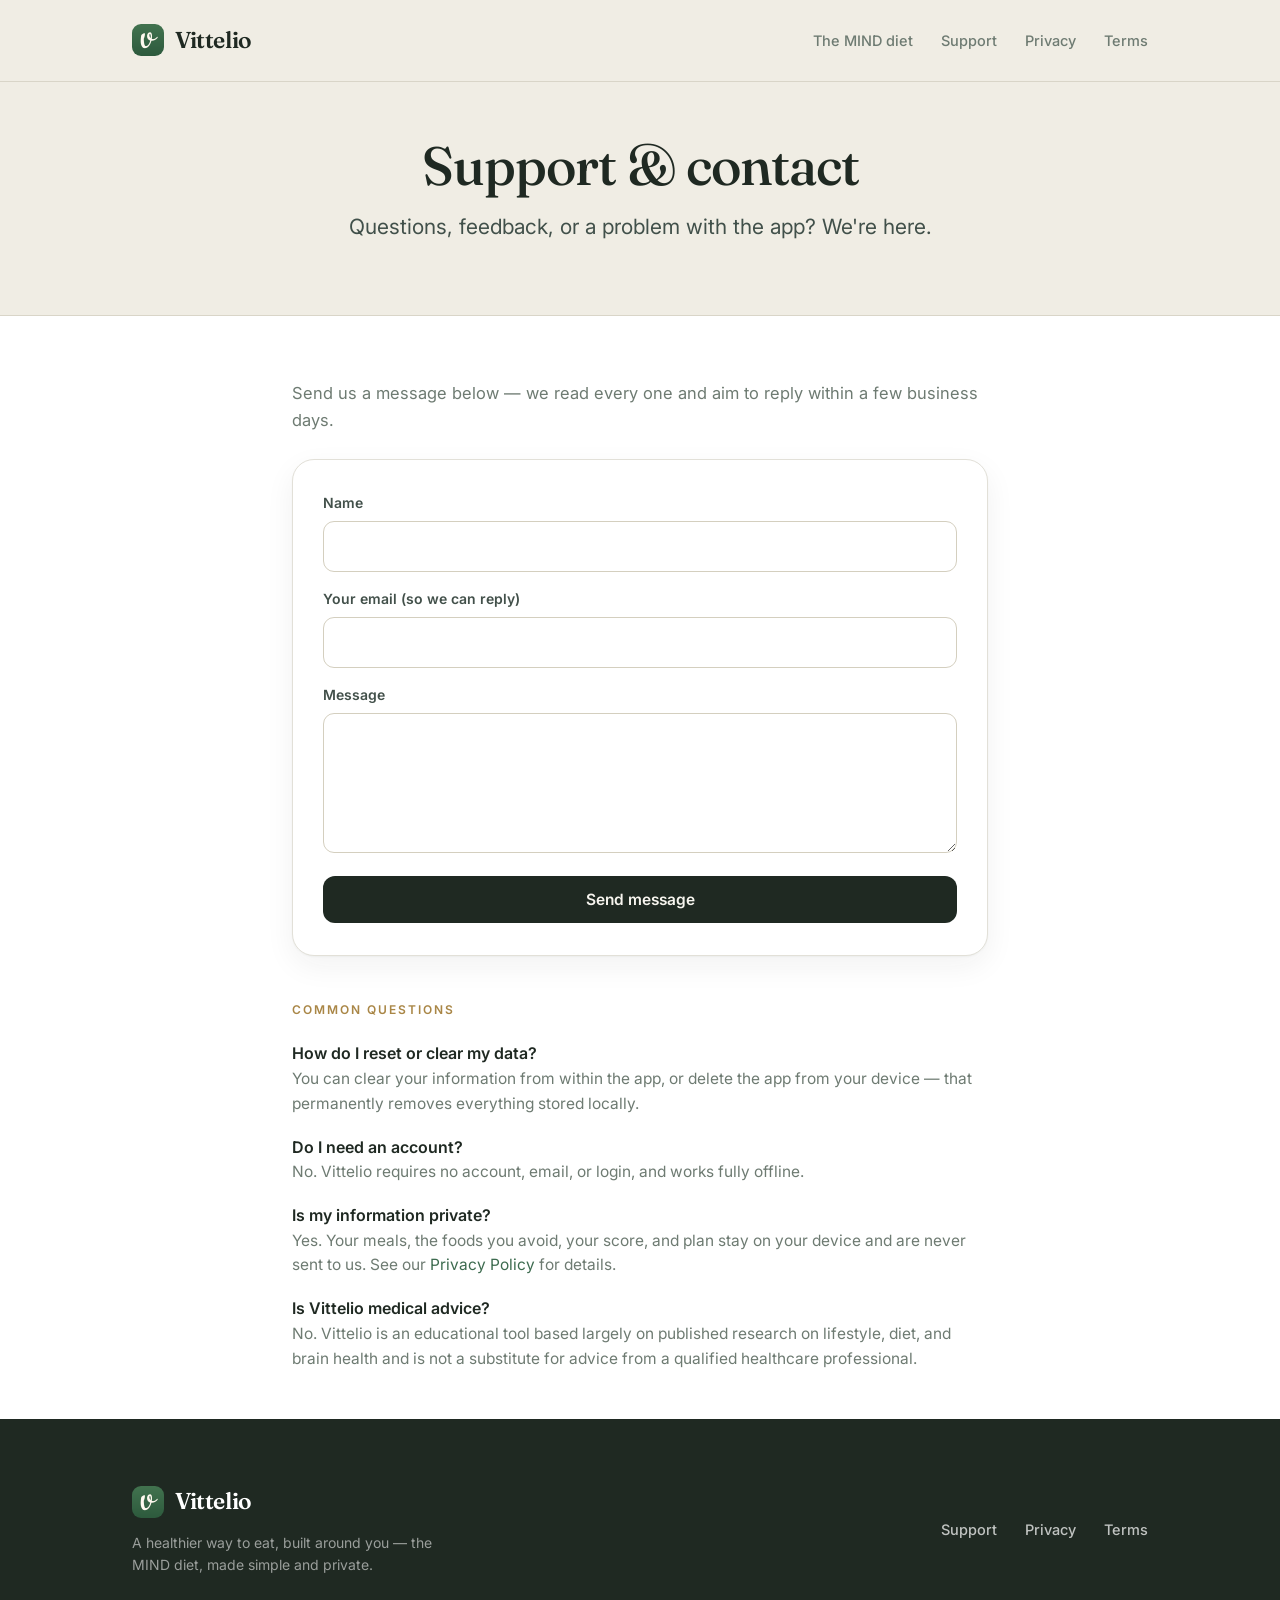
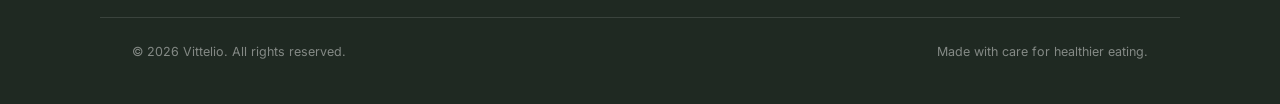
<file: support.html>
<!DOCTYPE html>
<html lang="en">
<head>
  <meta charset="UTF-8" />
  <meta name="viewport" content="width=device-width, initial-scale=1.0, viewport-fit=cover" />
  <meta name="theme-color" content="#F0EDE4" />
  <title>Support &amp; Contact — Vittelio</title>
  <meta name="description" content="Get help with Vittelio or send us a message. We read every one." />
  <meta property="og:title" content="Support &amp; Contact — Vittelio" />
  <meta property="og:description" content="Get help with Vittelio or send us a message. We read every one." />
  <meta property="og:type" content="website" />
  <meta property="og:url" content="https://vittelio.app/support.html" />
  <meta property="og:image" content="https://vittelio.app/images/og-card.png" />
  <link rel="canonical" href="https://vittelio.app/support.html" />
  <link rel="icon" href="favicon.ico" sizes="any" />
  <link rel="icon" type="image/png" sizes="32x32" href="favicon-32.png" />
  <link rel="icon" type="image/png" sizes="16x16" href="favicon-16.png" />
  <link rel="apple-touch-icon" href="favicon-180.png" />
  <link rel="preconnect" href="https://fonts.googleapis.com" />
  <link rel="preconnect" href="https://fonts.gstatic.com" crossorigin />
  <link href="https://fonts.googleapis.com/css2?family=Fraunces:opsz,wght@9..144,500;9..144,600;9..144,700&family=Inter:wght@400;500;600;700&display=swap" rel="stylesheet" />
  <link rel="stylesheet" href="styles.css" />
</head>
<body>

  <div class="topbar">
    <div class="topbar-inner">
      <a class="brand" href="index.html"><img src="vittelio-icon.png" alt="" />Vittelio</a>
      <nav class="lede-nav">
        <a href="mind-diet.html">The MIND diet</a>
        <a href="support.html">Support</a>
        <a href="privacy.html">Privacy</a>
        <a href="terms.html">Terms</a>
      </nav>
    </div>
  </div>

  <header class="lede center lede-doc">
    <div class="wrap lede-body">
      <h1 class="lede-h">Support &amp; contact</h1>
      <p class="lede-p">Questions, feedback, or a problem with the app? We're here.</p>
    </div>
  </header>

  <main class="page">
    <p style="color:var(--slate);font-size:16.5px;margin-bottom:26px;">Send us a message below — we read every one and aim to reply within a few business days.</p>

    <div class="card">
      <form id="contactForm">
        <!--
          ── SETUP (one time) ──────────────────────────────────────────────
          The access_key below is a Web3Forms key tied to the support inbox.
          The recipient email NEVER appears in this file — only the key does.
          To change the destination, create a new key at https://web3forms.com.
          ──────────────────────────────────────────────────────────────────
        -->
        <input type="hidden" name="access_key" value="4dda74c1-c8f7-434e-a324-f612299dcbff" />
        <input type="hidden" name="subject" value="New Vittelio support message" />
        <input type="hidden" name="from_name" value="Vittelio Support Form" />

        <!-- Honeypot: bots fill this, humans never see it -->
        <input type="checkbox" name="botcheck" class="hp" tabindex="-1" autocomplete="off" />

        <div class="field">
          <label for="name">Name</label>
          <input type="text" id="name" name="name" required autocomplete="name" />
        </div>

        <div class="field">
          <label for="email">Your email (so we can reply)</label>
          <input type="email" id="email" name="email" required autocomplete="email" />
        </div>

        <div class="field">
          <label for="message">Message</label>
          <textarea id="message" name="message" required></textarea>
        </div>

        <button type="submit" id="submitBtn" class="btn btn-primary" style="width:100%;justify-content:center;">Send message</button>
        <p id="formStatus"></p>
      </form>
    </div>

    <section style="margin-top:44px;">
      <p class="eyebrow">Common questions</p>
      <div class="faq">
        <p class="q">How do I reset or clear my data?</p>
        <p class="a">You can clear your information from within the app, or delete the app from your device — that permanently removes everything stored locally.</p>

        <p class="q">Do I need an account?</p>
        <p class="a">No. Vittelio requires no account, email, or login, and works fully offline.</p>

        <p class="q">Is my information private?</p>
        <p class="a">Yes. Your meals, the foods you avoid, your score, and plan stay on your device and are never sent to us. See our <a href="privacy.html">Privacy Policy</a> for details.</p>

        <p class="q">Is Vittelio medical advice?</p>
        <p class="a">No. Vittelio is an educational tool based largely on published research on lifestyle, diet, and brain health and is not a substitute for advice from a qualified healthcare professional.</p>
      </div>
    </section>
  </main>

  <footer class="footer">
    <div class="footer-inner">
      <div>
        <a class="brand" href="index.html"><img src="vittelio-icon.png" alt="" />Vittelio</a>
        <p class="tagline">A healthier way to eat, built around you — the MIND diet, made simple and private.</p>
      </div>
      <nav class="footer-links">
        <a href="support.html">Support</a>
        <a href="privacy.html">Privacy</a>
        <a href="terms.html">Terms</a>
      </nav>
    </div>
    <div class="footer-base">
      <small>&copy; 2026 Vittelio. All rights reserved.</small>
      <small>Made with care for healthier eating.</small>
    </div>
  </footer>

  <script>
    const form = document.getElementById('contactForm');
    const statusEl = document.getElementById('formStatus');
    const btn = document.getElementById('submitBtn');

    form.addEventListener('submit', async (e) => {
      e.preventDefault();
      statusEl.className = '';
      statusEl.textContent = '';
      btn.disabled = true;
      btn.textContent = 'Sending…';

      const data = Object.fromEntries(new FormData(form));

      try {
        const res = await fetch('https://api.web3forms.com/submit', {
          method: 'POST',
          headers: { 'Content-Type': 'application/json', 'Accept': 'application/json' },
          body: JSON.stringify(data),
        });
        const json = await res.json();
        if (json.success) {
          form.reset();
          statusEl.className = 'ok';
          statusEl.textContent = 'Thanks — your message has been sent. We’ll get back to you soon.';
          btn.textContent = '✓ Sent';
        } else {
          throw new Error(json.message || 'Submission failed');
        }
      } catch (err) {
        statusEl.className = 'err';
        statusEl.textContent = 'Sorry, something went wrong. Please try again in a moment.';
        btn.disabled = false;
        btn.textContent = 'Send message';
      }
    });
  </script>


  <!-- iPhone Safari tints its top AND bottom bar regions from body's background-color
       (one color for both — html background / theme-color / content behind the bars are
       all ignored). Paper is right everywhere except over the dark footer, so swap to
       ink while the footer is on screen; body's visible pixels come from its
       background-IMAGE, so the page itself never changes. -->
  <script>
    (function () {
      var footer = document.querySelector('.footer');
      if (!footer || !('IntersectionObserver' in window)) return;
      new IntersectionObserver(function (entries) {
        document.body.style.backgroundColor = entries[0].isIntersecting ? '#1F2922' : '';
      }).observe(footer);
    })();
  </script>

  <!-- Statcounter (cookieless: sc_client_storage disabled; no noscript fallback) -->
  <script type="text/javascript">
  var sc_project=13337605;
  var sc_invisible=1;
  var sc_security="8f7153ad";
  var sc_client_storage="disabled";
  </script>
  <script type="text/javascript" src="https://www.statcounter.com/counter/counter.js" async></script>
  <!-- End of Statcounter Code -->

</body>
</html>
</file>
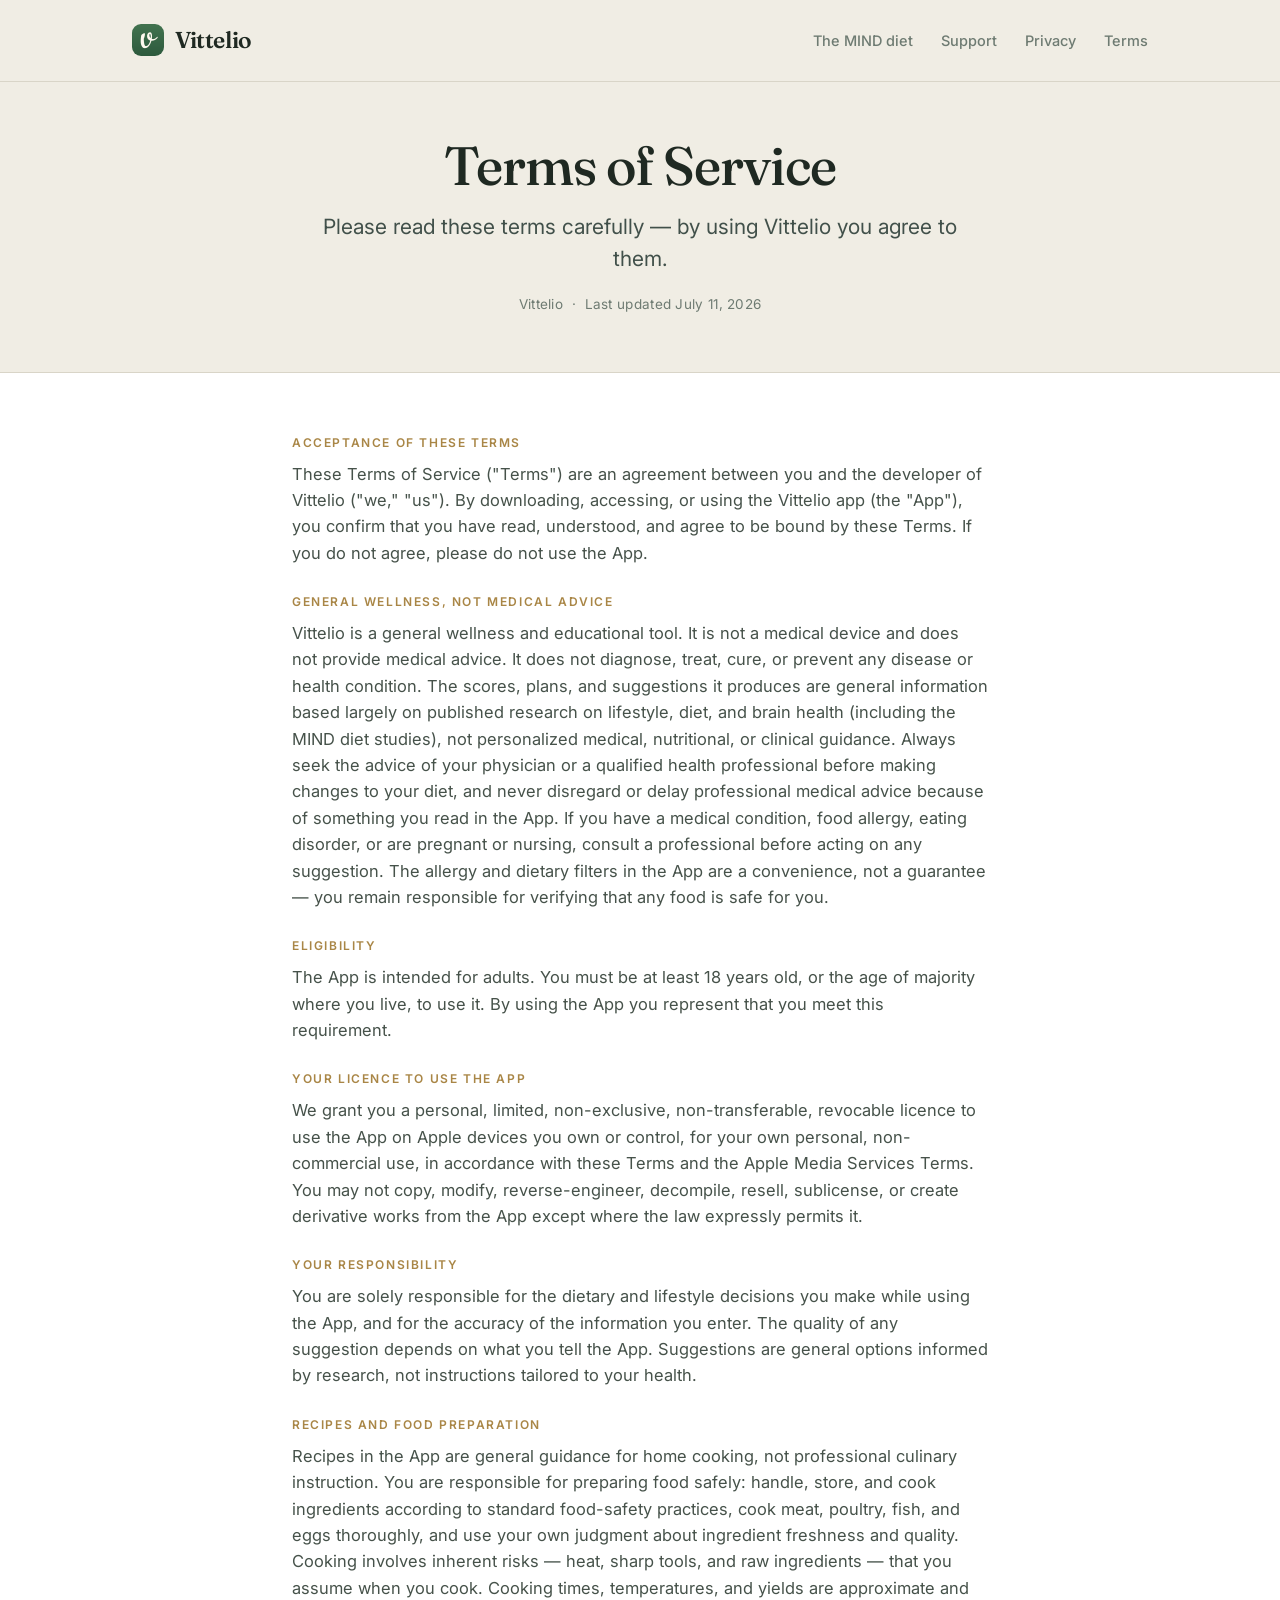
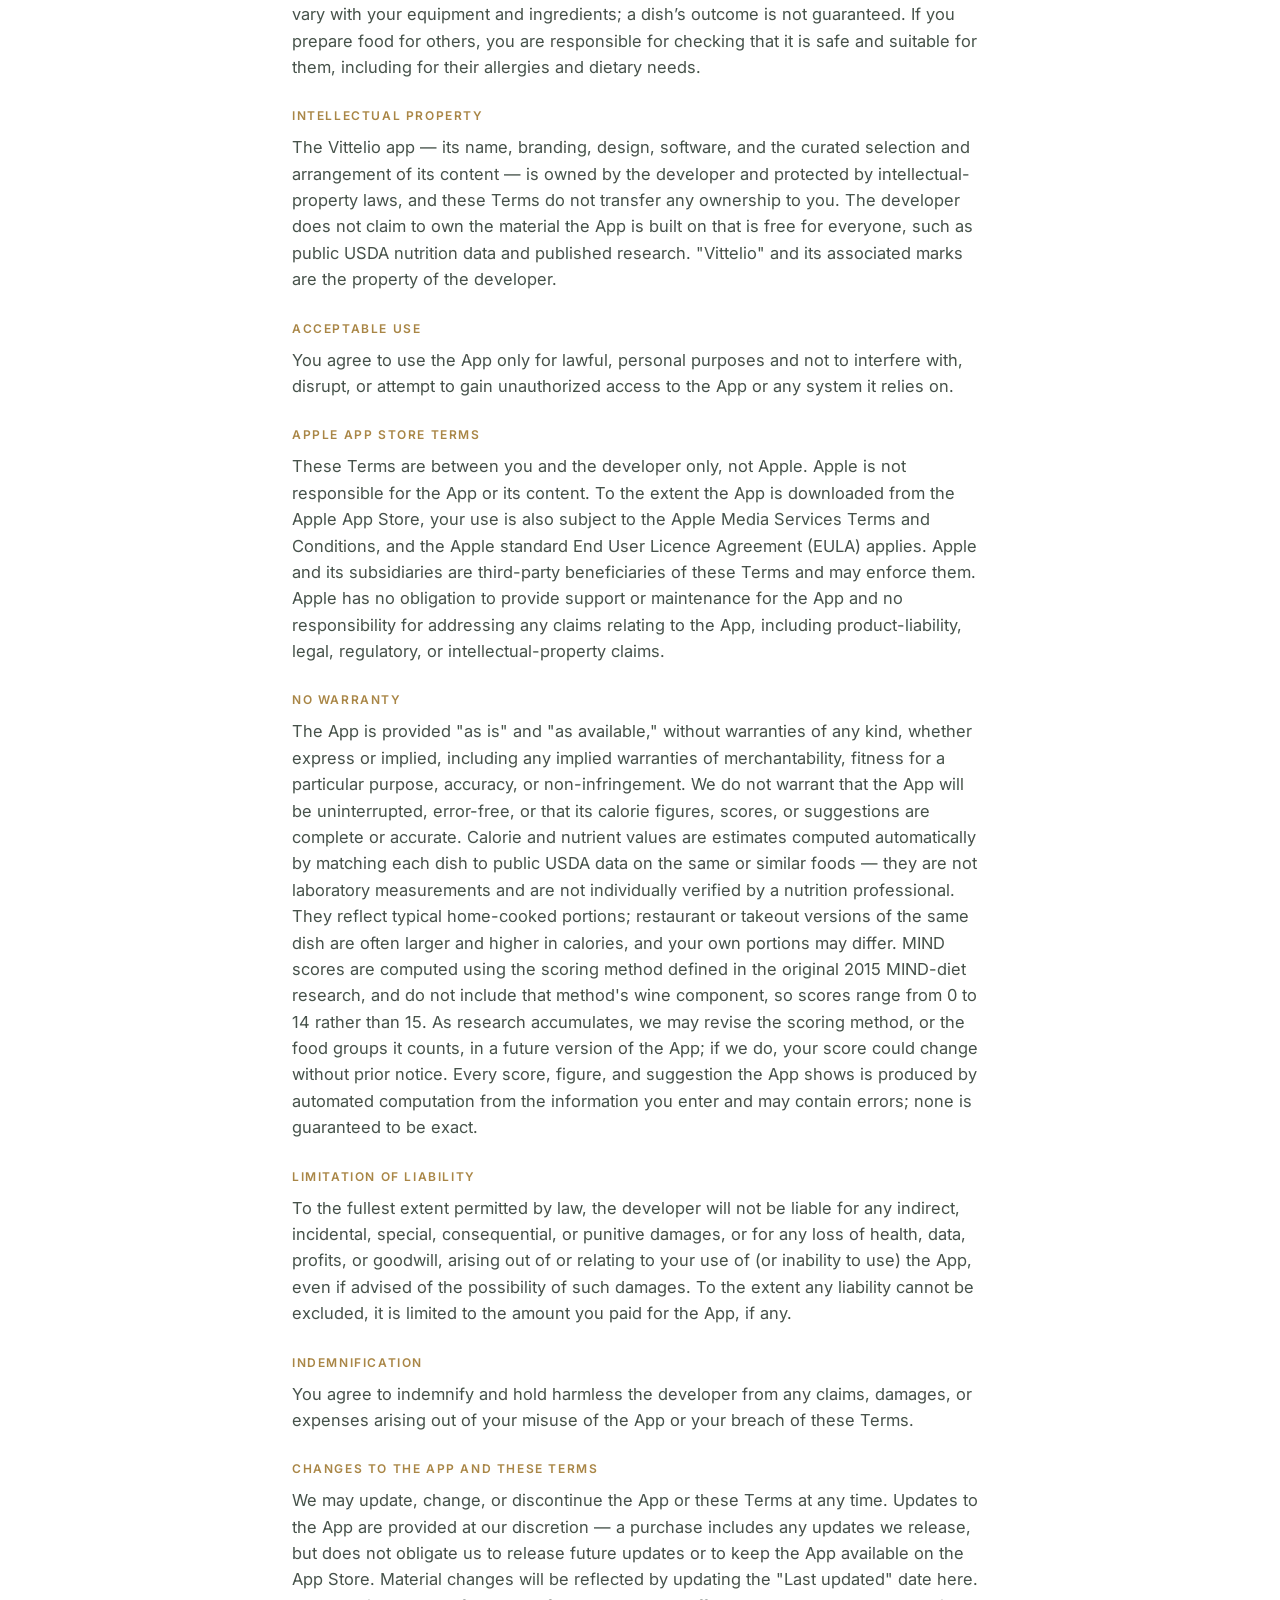
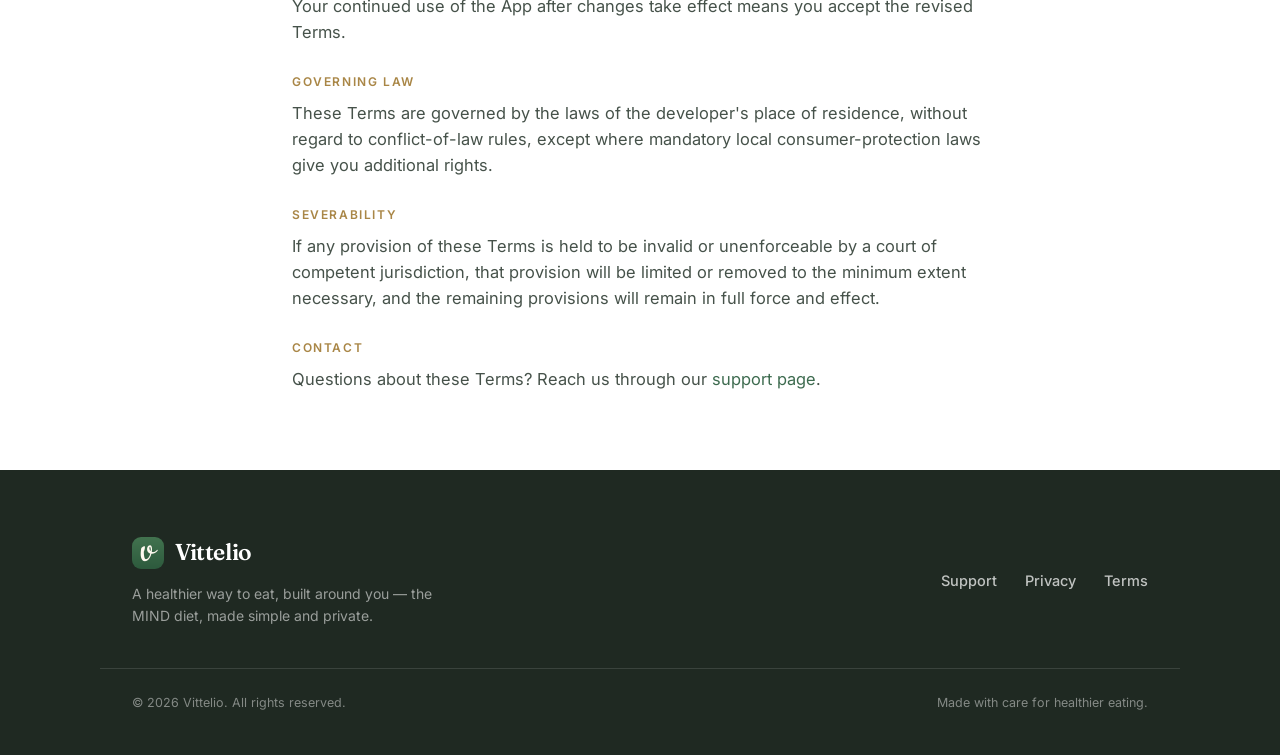
<file: terms.html>
<!DOCTYPE html>
<html lang="en">
<head>
  <meta charset="UTF-8" />
  <meta name="viewport" content="width=device-width, initial-scale=1.0, viewport-fit=cover" />
  <meta name="theme-color" content="#F0EDE4" />
  <title>Terms of Service — Vittelio</title>
  <meta name="description" content="The terms of service for the Vittelio app." />
  <meta property="og:title" content="Terms of Service — Vittelio" />
  <meta property="og:description" content="The terms of service for the Vittelio app." />
  <meta property="og:type" content="website" />
  <meta property="og:url" content="https://vittelio.app/terms.html" />
  <meta property="og:image" content="https://vittelio.app/images/og-card.png" />
  <link rel="canonical" href="https://vittelio.app/terms.html" />
  <link rel="icon" href="favicon.ico" sizes="any" />
  <link rel="icon" type="image/png" sizes="32x32" href="favicon-32.png" />
  <link rel="icon" type="image/png" sizes="16x16" href="favicon-16.png" />
  <link rel="apple-touch-icon" href="favicon-180.png" />
  <link rel="preconnect" href="https://fonts.googleapis.com" />
  <link rel="preconnect" href="https://fonts.gstatic.com" crossorigin />
  <link href="https://fonts.googleapis.com/css2?family=Fraunces:opsz,wght@9..144,500;9..144,600;9..144,700&family=Inter:wght@400;500;600;700&display=swap" rel="stylesheet" />
  <link rel="stylesheet" href="styles.css" />
</head>
<body>

  <div class="topbar">
    <div class="topbar-inner">
      <a class="brand" href="index.html"><img src="vittelio-icon.png" alt="" />Vittelio</a>
      <nav class="lede-nav">
        <a href="mind-diet.html">The MIND diet</a>
        <a href="support.html">Support</a>
        <a href="privacy.html">Privacy</a>
        <a href="terms.html">Terms</a>
      </nav>
    </div>
  </div>

  <header class="lede center lede-doc">
    <div class="wrap lede-body">
      <h1 class="lede-h">Terms of Service</h1>
      <p class="lede-p">Please read these terms carefully — by using Vittelio you agree to them.</p>
      <p class="lede-note">Vittelio &nbsp;·&nbsp; Last updated July 11, 2026</p>
    </div>
  </header>

  <main class="page legal">
    <section>
      <h2>Acceptance of these terms</h2>
      <p>These Terms of Service ("Terms") are an agreement between you and the developer of Vittelio ("we," "us"). By downloading, accessing, or using the Vittelio app (the "App"), you confirm that you have read, understood, and agree to be bound by these Terms. If you do not agree, please do not use the App.</p>
    </section>

    <section>
      <h2>General wellness, not medical advice</h2>
      <p>Vittelio is a general wellness and educational tool. It is not a medical device and does not provide medical advice. It does not diagnose, treat, cure, or prevent any disease or health condition. The scores, plans, and suggestions it produces are general information based largely on published research on lifestyle, diet, and brain health (including the MIND diet studies), not personalized medical, nutritional, or clinical guidance. Always seek the advice of your physician or a qualified health professional before making changes to your diet, and never disregard or delay professional medical advice because of something you read in the App. If you have a medical condition, food allergy, eating disorder, or are pregnant or nursing, consult a professional before acting on any suggestion. The allergy and dietary filters in the App are a convenience, not a guarantee — you remain responsible for verifying that any food is safe for you.</p>
    </section>

    <section>
      <h2>Eligibility</h2>
      <p>The App is intended for adults. You must be at least 18 years old, or the age of majority where you live, to use it. By using the App you represent that you meet this requirement.</p>
    </section>

    <section>
      <h2>Your licence to use the App</h2>
      <p>We grant you a personal, limited, non-exclusive, non-transferable, revocable licence to use the App on Apple devices you own or control, for your own personal, non-commercial use, in accordance with these Terms and the Apple Media Services Terms. You may not copy, modify, reverse-engineer, decompile, resell, sublicense, or create derivative works from the App except where the law expressly permits it.</p>
    </section>

    <section>
      <h2>Your responsibility</h2>
      <p>You are solely responsible for the dietary and lifestyle decisions you make while using the App, and for the accuracy of the information you enter. The quality of any suggestion depends on what you tell the App. Suggestions are general options informed by research, not instructions tailored to your health.</p>
    </section>

    <section>
      <h2>Recipes and food preparation</h2>
      <p>Recipes in the App are general guidance for home cooking, not professional culinary instruction. You are responsible for preparing food safely: handle, store, and cook ingredients according to standard food-safety practices, cook meat, poultry, fish, and eggs thoroughly, and use your own judgment about ingredient freshness and quality. Cooking involves inherent risks — heat, sharp tools, and raw ingredients — that you assume when you cook. Cooking times, temperatures, and yields are approximate and vary with your equipment and ingredients; a dish&rsquo;s outcome is not guaranteed. If you prepare food for others, you are responsible for checking that it is safe and suitable for them, including for their allergies and dietary needs.</p>
    </section>

    <section>
      <h2>Intellectual property</h2>
      <p>The Vittelio app — its name, branding, design, software, and the curated selection and arrangement of its content — is owned by the developer and protected by intellectual-property laws, and these Terms do not transfer any ownership to you. The developer does not claim to own the material the App is built on that is free for everyone, such as public USDA nutrition data and published research. "Vittelio" and its associated marks are the property of the developer.</p>
    </section>

    <section>
      <h2>Acceptable use</h2>
      <p>You agree to use the App only for lawful, personal purposes and not to interfere with, disrupt, or attempt to gain unauthorized access to the App or any system it relies on.</p>
    </section>

    <section>
      <h2>Apple App Store terms</h2>
      <p>These Terms are between you and the developer only, not Apple. Apple is not responsible for the App or its content. To the extent the App is downloaded from the Apple App Store, your use is also subject to the Apple Media Services Terms and Conditions, and the Apple standard End User Licence Agreement (EULA) applies. Apple and its subsidiaries are third-party beneficiaries of these Terms and may enforce them. Apple has no obligation to provide support or maintenance for the App and no responsibility for addressing any claims relating to the App, including product-liability, legal, regulatory, or intellectual-property claims.</p>
    </section>

    <section>
      <h2>No warranty</h2>
      <p>The App is provided "as is" and "as available," without warranties of any kind, whether express or implied, including any implied warranties of merchantability, fitness for a particular purpose, accuracy, or non-infringement. We do not warrant that the App will be uninterrupted, error-free, or that its calorie figures, scores, or suggestions are complete or accurate. Calorie and nutrient values are estimates computed automatically by matching each dish to public USDA data on the same or similar foods — they are not laboratory measurements and are not individually verified by a nutrition professional. They reflect typical home-cooked portions; restaurant or takeout versions of the same dish are often larger and higher in calories, and your own portions may differ. MIND scores are computed using the scoring method defined in the original 2015 MIND-diet research, and do not include that method's wine component, so scores range from 0 to 14 rather than 15. As research accumulates, we may revise the scoring method, or the food groups it counts, in a future version of the App; if we do, your score could change without prior notice. Every score, figure, and suggestion the App shows is produced by automated computation from the information you enter and may contain errors; none is guaranteed to be exact.</p>
    </section>

    <section>
      <h2>Limitation of liability</h2>
      <p>To the fullest extent permitted by law, the developer will not be liable for any indirect, incidental, special, consequential, or punitive damages, or for any loss of health, data, profits, or goodwill, arising out of or relating to your use of (or inability to use) the App, even if advised of the possibility of such damages. To the extent any liability cannot be excluded, it is limited to the amount you paid for the App, if any.</p>
    </section>

    <section>
      <h2>Indemnification</h2>
      <p>You agree to indemnify and hold harmless the developer from any claims, damages, or expenses arising out of your misuse of the App or your breach of these Terms.</p>
    </section>

    <section>
      <h2>Changes to the App and these Terms</h2>
      <p>We may update, change, or discontinue the App or these Terms at any time. Updates to the App are provided at our discretion — a purchase includes any updates we release, but does not obligate us to release future updates or to keep the App available on the App Store. Material changes will be reflected by updating the "Last updated" date here. Your continued use of the App after changes take effect means you accept the revised Terms.</p>
    </section>

    <section>
      <h2>Governing law</h2>
      <p>These Terms are governed by the laws of the developer's place of residence, without regard to conflict-of-law rules, except where mandatory local consumer-protection laws give you additional rights.</p>
    </section>

    <section>
      <h2>Severability</h2>
      <p>If any provision of these Terms is held to be invalid or unenforceable by a court of competent jurisdiction, that provision will be limited or removed to the minimum extent necessary, and the remaining provisions will remain in full force and effect.</p>
    </section>

    <section>
      <h2>Contact</h2>
      <p>Questions about these Terms? Reach us through our <a href="support.html">support page</a>.</p>
    </section>
  </main>

  <footer class="footer">
    <div class="footer-inner">
      <div>
        <a class="brand" href="index.html"><img src="vittelio-icon.png" alt="" />Vittelio</a>
        <p class="tagline">A healthier way to eat, built around you — the MIND diet, made simple and private.</p>
      </div>
      <nav class="footer-links">
        <a href="support.html">Support</a>
        <a href="privacy.html">Privacy</a>
        <a href="terms.html">Terms</a>
      </nav>
    </div>
    <div class="footer-base">
      <small>&copy; 2026 Vittelio. All rights reserved.</small>
      <small>Made with care for healthier eating.</small>
    </div>
  </footer>

  <!-- iPhone Safari tints its top AND bottom bar regions from body's background-color
       (one color for both — html background / theme-color / content behind the bars are
       all ignored). Paper is right everywhere except over the dark footer, so swap to
       ink while the footer is on screen; body's visible pixels come from its
       background-IMAGE, so the page itself never changes. -->
  <script>
    (function () {
      var footer = document.querySelector('.footer');
      if (!footer || !('IntersectionObserver' in window)) return;
      new IntersectionObserver(function (entries) {
        document.body.style.backgroundColor = entries[0].isIntersecting ? '#1F2922' : '';
      }).observe(footer);
    })();
  </script>

  <!-- Statcounter (cookieless: sc_client_storage disabled; no noscript fallback) -->
  <script type="text/javascript">
  var sc_project=13337605;
  var sc_invisible=1;
  var sc_security="8f7153ad";
  var sc_client_storage="disabled";
  </script>
  <script type="text/javascript" src="https://www.statcounter.com/counter/counter.js" async></script>
  <!-- End of Statcounter Code -->

</body>
</html>
</file>
<file: styles.css>
/* ───────────────────────────────────────────────────────────────────────────
   Vittelio — marketing site theme
   Typography-forward: near-monochrome, Fraunces set large with optical sizing,
   hairline rules instead of colored bands, forest as the single accent. Palette
   + type lifted from the app (app/src/theme/index.js) — same brand, quieter voice.
   ─────────────────────────────────────────────────────────────────────────── */

:root {
  --paper:#F6F4EE; --surface:#FFFFFF;
  --forest:#3D6B4F; --forest-dark:#2D5A3D;
  --sage:#5E8B6E; --sage-wash:#EEF4EE; --sage-tint:#E4EDE5;
  --clay:#B36A4A; --clay-tint:#F3E4DC;
  --ink:#1F2922; --slate:#6E7B72;
  --line:#E2E0D8; --line-warm:#D4CFBF; --gold:#A98646; --note:#F0EDE4;
  --rule:#D9D5C8;                       /* hairline colour for section rules   */
  --maxw:1080px; --measure:940px;       /* text column for the editorial band  */
  --radius:22px; --radius-sm:12px;
  --display:'Fraunces',Georgia,'Times New Roman',serif;
  --ui:'Inter',-apple-system,BlinkMacSystemFont,'Segoe UI',Helvetica,Arial,sans-serif;
  --shadow:0 1px 2px rgba(31,41,34,.04), 0 10px 30px rgba(31,41,34,.06);
}

*,*::before,*::after { box-sizing:border-box; margin:0; padding:0; }

/* Paper on the root canvas: iPhone Safari fills the status-bar / notch strip with
   the root background, so without this the strip reads white above the paper hero.
   body keeps --surface, so page content is unchanged — only the safe-area/overscroll
   regions pick this up. */
html { scroll-behavior:smooth; background:var(--note); }

body {
  font-family:var(--ui);
  /* iPhone Safari tints BOTH its bar regions (status-bar/notch strip AND the bottom
     toolbar backdrop) from body's background-COLOR — one color for both; it ignores
     html's background, theme-color, and any fixed elements behind the bars (all
     verified in the simulator 2026-07-09). Paper matches the hero at the top; the
     footer-pages script (see the <script> before </body>) swaps this to --ink while
     the dark footer is on screen so the bottom bar blends into it. The gradient
     keeps the body's visible pixels --surface white either way. */
  background-color:var(--paper);
  background-image:linear-gradient(var(--surface), var(--surface));
  color:var(--ink);
  line-height:1.6;
  -webkit-font-smoothing:antialiased;
  text-rendering:optimizeLegibility;
}

img { max-width:100%; display:block; }
a { color:var(--forest); text-decoration:none; }
a:hover { text-decoration:underline; }

h1,h2,h3 { font-family:var(--display); font-weight:500; color:var(--ink);
  line-height:1.08; letter-spacing:-.5px; font-optical-sizing:auto; }
em { font-style:italic; }

.wrap { max-width:var(--maxw); margin:0 auto; padding:0 32px; }
.eyebrow {
  font-family:var(--ui); font-size:12px; font-weight:600; letter-spacing:2px;
  text-transform:uppercase; color:var(--gold); margin-bottom:22px;
}

/* ── Buttons (kept for CTAs + legal/support pages) ───────────────────────── */
.btn {
  display:inline-flex; align-items:center; gap:9px;
  font-family:var(--ui); font-size:15.5px; font-weight:600;
  padding:13px 24px; border-radius:var(--radius-sm); border:1px solid transparent;
  cursor:pointer; transition:transform .12s ease, background .15s, color .15s;
  text-decoration:none;
}
.btn:hover { text-decoration:none; transform:translateY(-1px); }
.btn:disabled { opacity:.6; cursor:default; transform:none; }
.btn-primary { background:var(--ink); color:var(--paper); }
.btn-primary:hover { background:var(--forest); }
.btn-ghost { background:transparent; color:var(--ink); border-color:var(--line-warm); }
.btn-ghost:hover { background:var(--surface); }
.btn-light { background:var(--ink); color:var(--paper); }

/* A quiet inline text link with an underline that grows on hover. */
.textlink { font-family:var(--ui); font-size:15.5px; font-weight:600; color:var(--forest);
  border-bottom:1.5px solid transparent; padding-bottom:2px; transition:border-color .15s; }
.textlink:hover { text-decoration:none; border-bottom-color:var(--forest); }

/* ── Brand wordmark (hero bar · sub-page top bar · footer) ────────────────── */
.brand { display:flex; align-items:center; gap:11px; font-family:var(--display);
  font-size:23px; font-weight:600; color:var(--ink); letter-spacing:-.4px; }
.brand:hover { text-decoration:none; }
.brand img { width:32px; height:32px; border-radius:9px; }

/* ── Hero / lede — brand bar + centred type, no image ─────────────────────── */
/* Heroes sit on --note (one step warmer than the app's --paper) on EVERY page —
   the screenshots' screens are --paper, so a paper hero made them read as
   background-less; --note keeps them lit and all pages consistent. */
.lede { padding-bottom:70px; background:var(--note); border-bottom:1px solid var(--rule); }
/* viewport-fit=cover lets the page paint behind the iPhone status bar (the only fix
   Safari honors when website tinting is off); these keep the header content below it. */
.lede { padding-top:calc(22px + env(safe-area-inset-top, 0px)); }
.lede.center { text-align:center; }
.lede.center .eyebrow { margin-bottom:24px; }
/* brand bar sits inside the hero on the same paper canvas */
.lede-bar { display:flex; align-items:center; justify-content:space-between; gap:16px;
  text-align:left; }
.lede-nav { display:flex; align-items:center; gap:28px; }
.lede-nav a { font-family:var(--ui); font-size:14.5px; font-weight:500; color:var(--slate);
  white-space:nowrap; }
.lede-nav a:hover { color:var(--ink); text-decoration:none; }
.lede-body { padding-top:74px; }

/* Document hero (privacy · terms · feature pages) — same paper hero, right-sized
   for a title. No top padding: these pages have the separate .topbar above (which
   already carries the safe-area inset), so the homepage hero's 22px would be dead
   space here. Double class so it also beats the responsive .lede padding. */
.lede-doc, .lede.lede-doc { padding-top:0; }
.lede-doc { padding-bottom:56px; }
.lede-doc .lede-body { padding-top:56px; }
.lede-doc .lede-h { font-size:clamp(34px,5vw,54px); letter-spacing:-1px; margin-bottom:18px; }
.lede-doc .lede-p { margin-bottom:16px; }

/* ── Sub-page brand bar (privacy · terms · support · 404) — matches the hero ─ */
.topbar { background:var(--note); border-bottom:1px solid var(--rule); padding-top:env(safe-area-inset-top, 0px); }
.topbar-inner { max-width:var(--maxw); margin:0 auto; padding:22px 32px;
  display:flex; align-items:center; justify-content:space-between; gap:16px; }
.lede-h { font-size:clamp(40px,6.4vw,78px); font-weight:500; letter-spacing:-1.6px;
  line-height:1.02; margin-bottom:28px; }
.lede-h em { color:var(--forest); }
/* Phone widths: drop the desktop's forced two-row break and let the headline wrap
   naturally at full size (founder call — don't shrink the slogan to force lines). */
@media (max-width:640px) {
  /* Naturally-wrapped three lines need more air than the desktop's tuned 1.02 */
  .lede:not(.lede-doc) .lede-h { line-height:1.12; }
  .lede:not(.lede-doc) .lede-h br { display:none; }
  /* Brand bars (topbar + homepage in-hero bar): four links don't fit beside the
     wordmark — keep the icon, drop the brand text, tighten the nav so every link
     stays on one line. */
  .topbar .brand, .lede-bar .brand { font-size:0; gap:0; }
  .lede-nav { gap:14px; }
  .lede-nav a { font-size:13px; }
}
.lede-p { font-size:clamp(18px,2vw,21px); line-height:1.55; color:#41504a;
  max-width:52ch; margin:0 auto 28px; }
.lede-note { font-size:13.5px; letter-spacing:.3px; color:var(--slate); margin-top:18px; }

/* App Store badge (Apple's official mark, rebuilt inline so it stays crisp) */
.appstore-badge { display:inline-flex; align-items:center; gap:11px; margin-top:6px;
  background:#000; color:#fff; padding:9px 18px 10px; border-radius:13px;
  transition:transform .12s ease, opacity .15s; }
.appstore-badge:hover { text-decoration:none; transform:translateY(-1px); opacity:.9; }
.appstore-badge svg { flex:none; margin-top:-2px; }
.appstore-badge-txt { display:flex; flex-direction:column; line-height:1; text-align:left; }
.appstore-badge-txt small { font-family:var(--ui); font-size:11px; font-weight:400;
  letter-spacing:.2px; margin-bottom:3px; }
.appstore-badge-txt strong { font-family:var(--ui); font-size:20px; font-weight:600; letter-spacing:-.2px; }

/* ── Section headings shared by the two bands ─────────────────────────────── */
.band-h { font-size:clamp(28px,4vw,46px); font-weight:500; letter-spacing:-1px;
  line-height:1.05; max-width:20ch; margin-bottom:20px; }

/* ── How it works + What's inside — full-bleed hairline tile grid ─────────── */
.tiles { position:relative; padding:60px 0 0; background:var(--surface);
  border-bottom:1px solid var(--rule); }
.tiles-head { margin-bottom:60px; text-align:center; }
.tiles-head .band-h { max-width:none; margin-left:auto; margin-right:auto; }
/* offset anchor so the sticky nav doesn't cover the scroll target */
.anchor { position:absolute; top:-88px; }

/* The grid runs edge-to-edge; a 1px line-coloured gap draws the hairlines
   between cells, so it reads as one full-width grid, not a row of cards. */
.grid-full {
  display:grid; grid-template-columns:repeat(3,1fr);
  gap:1px; background:var(--line);
  border-top:1px solid var(--line);
}
.cell {
  background:var(--surface); padding:44px clamp(28px,4vw,56px);
  transition:background .15s ease;
}
.cell:hover { background:var(--sage-wash); }
.cell h3 { font-size:clamp(21px,2.2vw,26px); font-weight:500; letter-spacing:-.4px;
  margin-bottom:12px; }
.cell p { font-size:16.5px; color:var(--slate); line-height:1.62; max-width:42ch; }

/* ── Footer ──────────────────────────────────────────────────────────────── */
.footer { background:var(--ink); color:rgba(255,255,255,.7);
  padding:64px 0 calc(42px + env(safe-area-inset-bottom, 0px)); }
.footer-inner { max-width:var(--maxw); margin:0 auto; padding:0 32px;
  display:flex; flex-wrap:wrap; align-items:center; justify-content:space-between; gap:24px 40px; }
.footer .brand { color:#fff; margin-bottom:12px; display:inline-flex; }
.footer .brand img { border-radius:9px; }
.footer .tagline { font-size:14px; color:rgba(255,255,255,.55); max-width:34ch; }
.footer-links { display:flex; flex-wrap:wrap; gap:28px; }
.footer-links a { color:rgba(255,255,255,.72); font-size:14.5px; font-weight:500; }
.footer-links a:hover { color:#fff; }
.footer-base { max-width:var(--maxw); margin:40px auto 0; padding:24px 32px 0;
  border-top:1px solid rgba(255,255,255,.12); display:flex; flex-wrap:wrap; gap:10px;
  justify-content:space-between; align-items:center; }
.footer-base small { font-size:12.5px; color:rgba(255,255,255,.45); }
.footer-disclaimer { max-width:var(--maxw); margin:16px auto 0; padding:0 32px;
  font-size:12px; color:rgba(255,255,255,.4); line-height:1.6; }

/* ── Legal / content pages (privacy · terms) ─────────────────────────────── */
.page { max-width:760px; margin:0 auto; padding:64px 32px 48px; }
.legal section { margin-bottom:30px; }
.legal h2 { font-family:var(--ui); font-size:12px; font-weight:600; letter-spacing:1.6px;
  text-transform:uppercase; color:var(--gold); margin-bottom:11px; }
.legal p { font-size:16.5px; color:#46524a; }

/* ── Contact form (support page) ─────────────────────────────────────────── */
.card { background:var(--surface); border:1px solid var(--line); border-radius:var(--radius);
  padding:32px 30px; box-shadow:var(--shadow); }
.field { margin-bottom:16px; }
.field label { display:block; font-size:14px; font-weight:600; color:#42504a; margin-bottom:6px; }
.field input, .field textarea {
  width:100%; font:inherit; font-size:16px; color:var(--ink); background:#fff;
  border:1px solid var(--line-warm); border-radius:11px; padding:12px 14px; outline:none;
  transition:border-color .15s, box-shadow .15s;
}
.field input:focus, .field textarea:focus { border-color:var(--forest); box-shadow:0 0 0 3px var(--sage-wash); }
.field textarea { resize:vertical; min-height:140px; }
.hp { position:absolute; left:-9999px; top:-9999px; }
#formStatus { margin-top:14px; font-size:15.5px; display:none; }
#formStatus.ok { display:block; color:#3c7a52; }
#formStatus.err { display:block; color:var(--clay); }
.faq { margin-top:14px; }
.faq .q { font-weight:600; color:var(--ink); margin-top:18px; }
.faq .a { color:var(--slate); font-size:15.5px; }

/* ── Feature / guide article pages (mind-diet*.html · private-diet-app.html) ─
   App-landing hero: text left with the App Store badge below it, the phone
   screenshot rising from the hero's bottom edge and CROPPED by it (only the
   top ~72% shows — the aspect-ratio on .hero-phone is the crop). Article
   below is a single reading column. */
.lede-feature { text-align:left; padding-bottom:0; }
.lede.lede-feature { padding-bottom:0; }      /* beats the responsive .lede padding */
.lede-feature .lede-body { padding-top:56px; display:grid;
  grid-template-columns:minmax(0,1fr) 300px; gap:24px 72px; align-items:end; }
.feature-hero-text { padding-bottom:64px; }
.lede-feature .lede-h { font-size:clamp(34px,5vw,54px); letter-spacing:-1px;
  margin-bottom:18px; }
.lede-feature .lede-p { margin:0 0 30px; max-width:52ch; }
.hero-phone { margin:0; align-self:end; aspect-ratio:1100/1240; overflow:hidden; }
/* hero-tall variant: same bottom-flush crop, window a few px taller so the
   phone's top rises slightly (majority still hidden). Second number = crop
   height relative to width; bigger = more phone visible. */
.hero-tall .hero-phone { aspect-ratio:1100/1360; }
.hero-phone img { width:100%; height:auto; border-radius:44px; border:11px solid var(--ink);
  background:var(--ink); box-shadow:var(--shadow); }
/* hero-shot variant: image is a pre-rendered phone mockup on a transparent
   background carrying its own frame — no CSS frame; drop-shadow (not
   box-shadow) so the shadow follows the phone's silhouette. */
.hero-shot .hero-phone img { border:0; border-radius:0; background:transparent;
  box-shadow:none;
  filter:drop-shadow(0 1px 2px rgba(31,41,34,.04)) drop-shadow(0 10px 30px rgba(31,41,34,.06)); }

/* Food-group tables (mind-diet.html): two cards side by side — encouraged
   (sage) left, limited (clay) right. Rows: group name + muted examples. */
.groups-tables { display:grid; grid-template-columns:1fr 1fr; gap:22px;
  margin:26px 0 10px; align-items:start; }
.groups-card { background:var(--surface); border:1px solid var(--line);
  border-radius:var(--radius-sm); overflow:hidden; box-shadow:var(--shadow); }
.groups-head { padding:12px 18px; font-family:var(--ui); font-size:12.5px;
  font-weight:600; letter-spacing:.8px; text-transform:uppercase; }
.groups-head-enc { background:var(--sage-wash); color:var(--forest); }
.groups-head-lim { background:var(--clay-tint); color:var(--clay); }
.groups-card ul { list-style:none; margin:0; padding:0; }
.groups-card li { padding:11px 18px; border-top:1px solid var(--line);
  font-family:var(--ui); font-weight:600; font-size:15px; color:var(--ink); }
.groups-card .g-ex { display:block; font-weight:400; font-size:13.5px;
  color:var(--slate); margin-top:2px; }
@media (max-width:760px) {
  .groups-tables { grid-template-columns:1fr; }
}

/* Share button beside the App Store badge (post pages): one circle that opens
   a "Share on" popover — plain intent links (Facebook · Threads · Bluesky) +
   copy link. No SDKs, no trackers. */
.share-wrap { position:relative; display:inline-block; vertical-align:middle; }
.share-btn { display:inline-flex; align-items:center; justify-content:center;
  width:44px; height:44px; margin:-7px 0 0 14px;
  border:1px solid var(--line-warm); border-radius:50%; background:var(--surface);
  color:var(--ink); cursor:pointer;
  transition:background .15s, transform .12s ease; }
.share-btn:hover { background:var(--sage-wash); }
.share-btn:active { transform:scale(.96); }
.share-pop { position:absolute; top:calc(100% + 10px); left:14px; z-index:30;
  min-width:200px; background:var(--surface); border:1px solid var(--line);
  border-radius:var(--radius-sm); box-shadow:var(--shadow);
  padding:14px 18px 8px; text-align:left; }
.share-pop-title { font-family:var(--ui); font-size:11.5px; font-weight:600;
  letter-spacing:1.2px; text-transform:uppercase; color:var(--slate);
  margin-bottom:4px; }
.share-pop-link { display:block; width:100%; font-family:var(--ui); font-size:15px;
  font-weight:500; color:var(--forest); padding:9px 0;
  border:0; border-bottom:1px solid var(--line); background:none;
  text-align:left; cursor:pointer; }
.share-pop-link:last-child { border-bottom:0; }
.share-pop-link:hover { text-decoration:none; color:var(--forest-dark); }

/* Explore links in the sidebar, top-aligned with the article (the cropped
   phone stays in the hero above). */
.side-links { margin:0 15px; }
.side-links h2 { font-size:18px; font-weight:500; letter-spacing:-.3px; margin-bottom:10px; }
.side-links a { display:block; font-size:15px; font-weight:500; color:var(--forest);
  padding:9px 0; border-bottom:1px solid var(--line); }
.side-links a:hover { text-decoration:none; color:var(--forest-dark); }
/* The page's own entry: same slot, not a link */
.side-links .current { display:block; font-size:15px; font-weight:500; color:var(--ink);
  padding:9px 0; border-bottom:1px solid var(--line); }

/* Variant: FAQ as a horizontal forest band above the darker footer */
.faq-dark { background:#334F43; padding:60px 0 68px; }
.faq-dark .eyebrow { margin-bottom:10px; }
.faq-dark h2 { color:#fff; font-size:clamp(24px,3vw,32px); font-weight:500;
  letter-spacing:-.5px; margin-bottom:34px; }
.faq-cols { display:grid; grid-template-columns:repeat(3,1fr); gap:40px; }
.faq-dark .q { color:#fff; font-family:var(--ui); font-weight:600; font-size:15.5px;
  line-height:1.5; }
.faq-dark .a { color:rgba(255,255,255,.80); font-size:14.5px; line-height:1.68;
  margin-top:9px; }

/* Article left, sidebar right (stacks on phones) */
/* Sidebar column = 300px with the hero's 72px gap, so it sits exactly under
   the phone at the phone's width. */
.feature-wrap { max-width:var(--maxw); margin:0 auto; padding:56px 32px;
  display:grid; grid-template-columns:minmax(0,1fr) 300px; gap:24px 72px; align-items:start; }
.article h2 { font-size:clamp(23px,2.6vw,30px); font-weight:500; letter-spacing:-.5px;
  margin:44px 0 14px; }
.article h2:first-child { margin-top:0; }
.article p { font-size:17px; color:#46524a; line-height:1.7; margin-bottom:16px; max-width:64ch; }
.article ul { margin:0 0 16px 22px; }
.article li { font-size:17px; color:#46524a; line-height:1.7; margin-bottom:8px; }
.article .groups-card ul { margin:0; }
.article .groups-card li { font-size:15px; line-height:1.5; margin:0; color:var(--ink); }
.article li strong, .article p strong { color:var(--ink); font-weight:600; }
/* Inline research citation — matches the in-app "(Author et al., Year ↗)" pattern */
.cite { white-space:nowrap; font-size:15px; color:var(--forest); }
@media (max-width:860px){
  .lede-feature .lede-body { grid-template-columns:1fr; padding-top:44px; }
  .feature-hero-text { padding-bottom:0; }
  .hero-phone { display:none; }
  /* The desktop hero's padding-bottom:0 exists for the bottom-flush phone crop;
     with the phone hidden the badge sat on the rule — give the text hero air. */
  .lede.lede-feature { padding-bottom:44px; }
  .feature-wrap { grid-template-columns:1fr; gap:44px; padding:44px 22px; }
  .side-links { margin:0; }
  .faq-cols { grid-template-columns:1fr; gap:26px; }
}

/* Homepage tiles as links (cells link to the per-feature pages) */
a.cell { display:block; color:inherit; }
a.cell:hover { text-decoration:none; }
.cell-more { display:inline-block; margin-top:14px; font-size:14.5px; font-weight:600;
  color:var(--forest); }
a.cell:hover .cell-more { color:var(--forest-dark); }

/* ── 404 ─────────────────────────────────────────────────────────────────── */
.notfound { text-align:center; padding:140px 32px; }
.notfound .big { font-family:var(--display); font-size:96px; font-weight:400; color:var(--sage); line-height:1; margin-bottom:12px; letter-spacing:-2px; }
.notfound h1 { font-size:32px; font-weight:500; margin-bottom:12px; }
.notfound p { color:var(--slate); margin-bottom:26px; }

/* ── Responsive ──────────────────────────────────────────────────────────── */
@media (max-width:860px){
  .wrap { padding:0 22px; }
  .lede { padding:18px 0 56px; }
  .lede-body { padding-top:52px; }
  .tiles { padding-top:48px; }
  .tiles-head { margin-bottom:48px; }
  .tiles-head .band-h { white-space:normal; }
  .grid-full { grid-template-columns:repeat(2,1fr); }
  .cell { padding:36px 26px; }
  .topbar-inner { padding:18px 22px; }
  .page { padding:44px 22px 40px; }
  .footer-inner { padding:0 22px; }
  .footer-base { padding:24px 22px 0; }
  .footer-disclaimer { padding:0 22px; }
}
@media (max-width:520px){
  .tiles { padding-top:44px; }
  .tiles-head { margin-bottom:44px; }
  .grid-full { grid-template-columns:1fr; }
}
</file>
